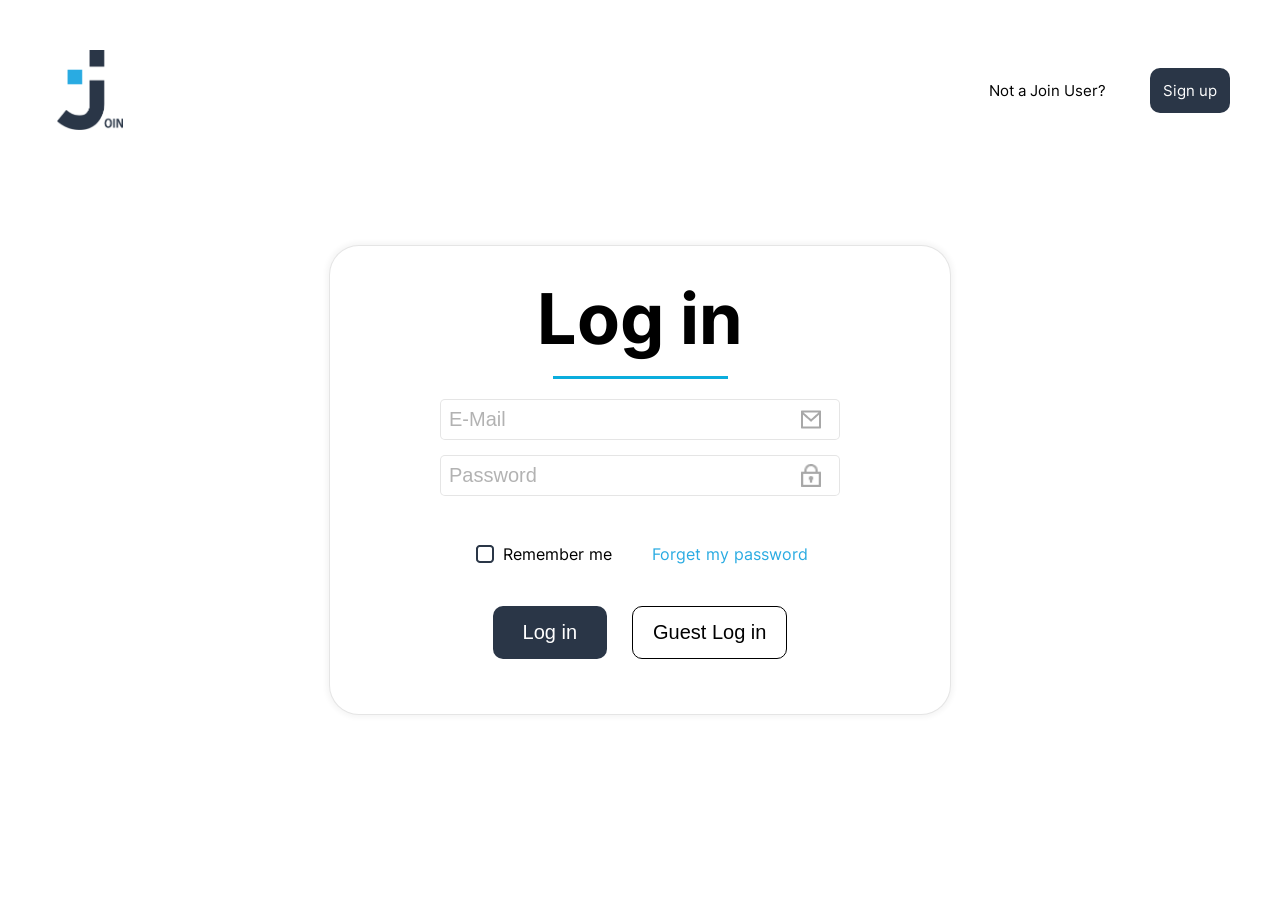
<file: index.html>
<!DOCTYPE html>
<html lang="en">

<head>
    <meta charset="UTF-8">
    <meta http-equiv="X-UA-Compatible" content="IE=edge">
    <meta name="viewport" content="width=device-width, initial-scale=1.0">
    <title>Login</title>
    
    <!-- FAVICON -->
    <link rel="apple-touch-icon" sizes="120x120" href="./src/favicon/apple-touch-icon.png">
    <link rel="icon" type="image/png" sizes="32x32" href="./src/favicon/favicon-32x32.png">
    <link rel="icon" type="image/png" sizes="16x16" href="./src/favicon/favicon-16x16.png">
    <link rel="manifest" href="./src/favicon/site.webmanifest">
    <link rel="mask-icon" href="./src/favicon/safari-pinned-tab.svg" color="#5bbad5">
    <meta name="msapplication-TileColor" content="#da532c">
    <meta name="theme-color" content="#ffffff">

    <!-- CSS -->
    <link rel="stylesheet" href="./src/css/login.css">
    <link rel="stylesheet" href="./src/css/fonts.css">
    <link rel="stylesheet" href="./src/css/loginMobileCss.css">

    <!-- JS -->
    <script src="./src/scripts/script.js"></script>
    <script src="./src/scripts/storage.js"></script>
    <script src="./src/scripts/registerlogin.js"></script>
    <script src="./src/scripts/summary.js"></script>
    <script src="./src/scripts/dataBase.js"></script>
</head>

<body onload="logininit(true)">
    <div class="join-Logo-Container login-animation-container">
        <img id="join-logo" src="./src/img/logo_blue_join.png" alt="Join-Blue-Logo">
        <img id="joinLogoMobile" class="join-logo-mobile" src="./src/img/logo_blue_join.png" alt="Join-Blue-Logo">
        <div class="signIn-Container">Not a Join User? <a class="sign-Up-Button" href="register.html">Sign up</a></div>
    </div>
    <div class="login-Container">
        <div class="login-password-content">
            <div class="login-head">
                <h1>Log in</h1>
                <div class="blue-line"></div>
            </div>
            <form onsubmit="login(); return false;" autocomplete="on">
                <div class="main-input-button-container">
                    <div class="login-password-input-area">
                        <input class="email-input" type="email" name="email" placeholder="E-Mail" id="email">
                        <span class="dNone" id="login-user-error" style="color: red">User unknown. Please signup
                            first</span>
                        <input class="password-input" type="password" name="password" placeholder="Password"
                            id="password">
                    </div>
                    <div class="registeredMsg dNone" id="regMsg">
                        <div>You have successfully registered!</div>
                    </div>
                    <div class="checkbox-container">
                        <div class="checkbox">
                            <!-- <input class="checkbox-input" type="checkbox" name="" id="loginCheckbox"> -->
                            <img src="src/img/unchecked.png" id="remember-me-checkbox" onclick="toggleRememberMe()">
                            <span>Remember me</span>
                        </div>
                        <div class="forget-Password-Container"><a class="forgetpassword"
                                href="forgetpassword.html">Forget my password</a></div>
                    </div>
                    <div class="login-guest-button-container">
                        <button class="sign-in-button">Log in</button>
                        <button onclick="guestLogin()" class="guest-login-button">Guest Log in</button>
                    </div>
                </div>
            </form>
        </div>
    </div>
    <div class="signIn-Container-mobile">Not a Join User? <a class="sign-Up-Button" href="register.html">Sign
            up</a></div>
</body>

</html>
</file>
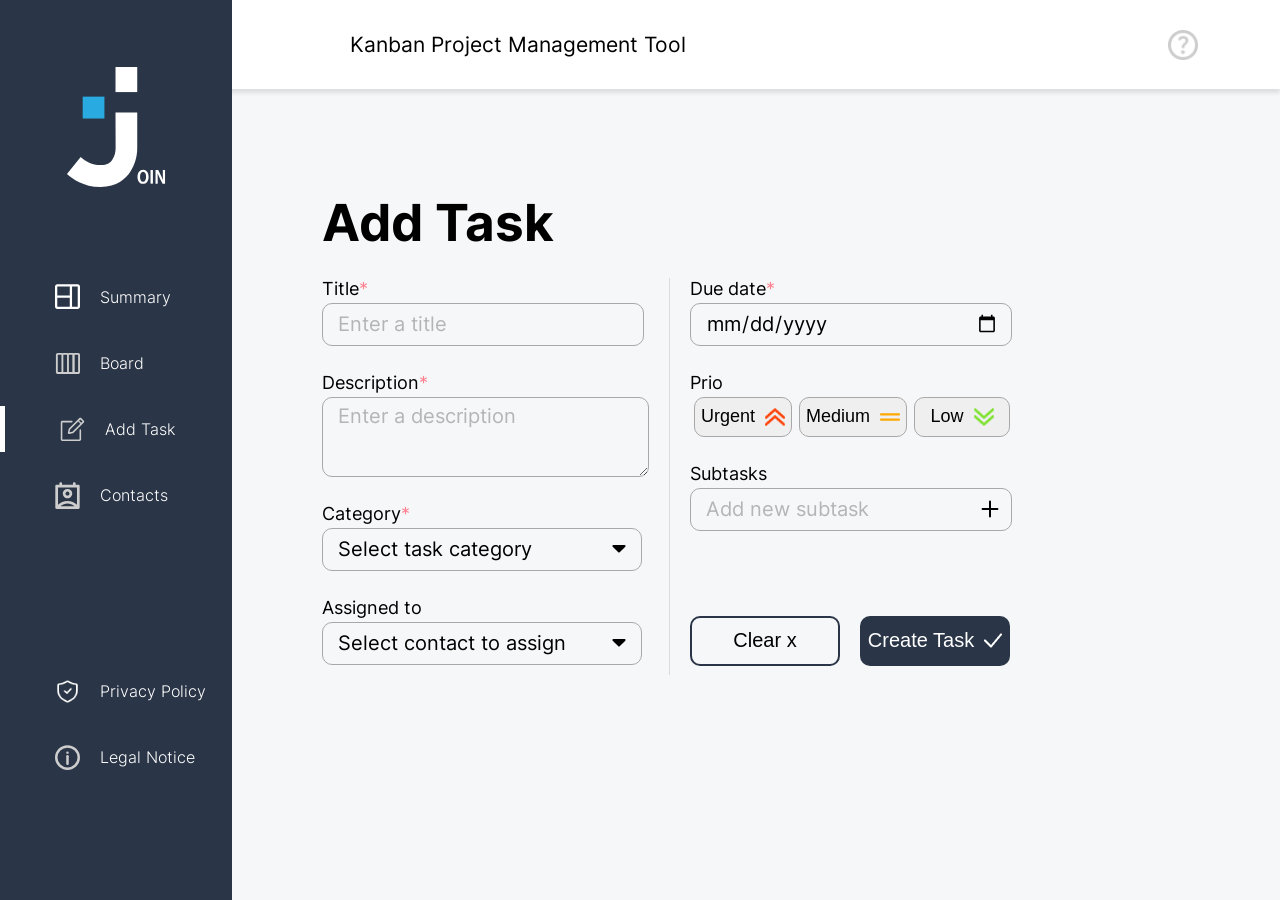
<file: add-task.html>
<!DOCTYPE html>
<html lang="en">

<head>
    <meta charset="UTF-8">
    <meta http-equiv="X-UA-Compatible" content="IE=edge">
    <meta name="viewport" content="width=device-width, initial-scale=1.0">
    <title>Add Task</title>

    <!-- FAVICON -->
    <link rel="apple-touch-icon" sizes="120x120" href="./src/favicon/apple-touch-icon.png">
    <link rel="icon" type="image/png" sizes="32x32" href="./src/favicon/favicon-32x32.png">
    <link rel="icon" type="image/png" sizes="16x16" href="./src/favicon/favicon-16x16.png">
    <link rel="manifest" href="./src/favicon/site.webmanifest">
    <link rel="mask-icon" href="./src/favicon/safari-pinned-tab.svg" color="#5bbad5">
    <meta name="msapplication-TileColor" content="#da532c">
    <meta name="theme-color" content="#ffffff">
    <!-- CSS -->
    <link rel="stylesheet" href="src/css/fonts.css">
    <link rel="stylesheet" href="src/css/header.css">
    <link rel="stylesheet" href="src/css/sidebar.css">
    <link rel="stylesheet" href="src/css/board.css">
    <link rel="stylesheet" href="src/css/add-task.css">
    <link rel="stylesheet" href="src/css/mobile-menu.css">
    <link rel="stylesheet" href="src/css/main.css">
    <!-- Scripts -->
    <script defer src="src/scripts/script.js"></script>
    <script defer src="src/scripts/storage.js"></script>
    <script defer src="src/scripts/dataBase.js"></script>
    <script defer src="src/scripts/board.js"></script>
    <script defer src="src/scripts/board_utilities.js"></script>
    <script defer src="src/scripts/add-task_html_templates.js"></script>
    <script defer src="src/scripts/add-task.js"></script>
    <script defer src="src/scripts/categories.js"></script>
</head>

<body onload="initAddTask()">
    <div w3-include-html="src/templates/header.html"></div>
    <div w3-include-html="src/templates/sidebar.html"></div>
    <div w3-include-html="src/templates/add_task_template.html"></div>
</body>

</html>
</file>
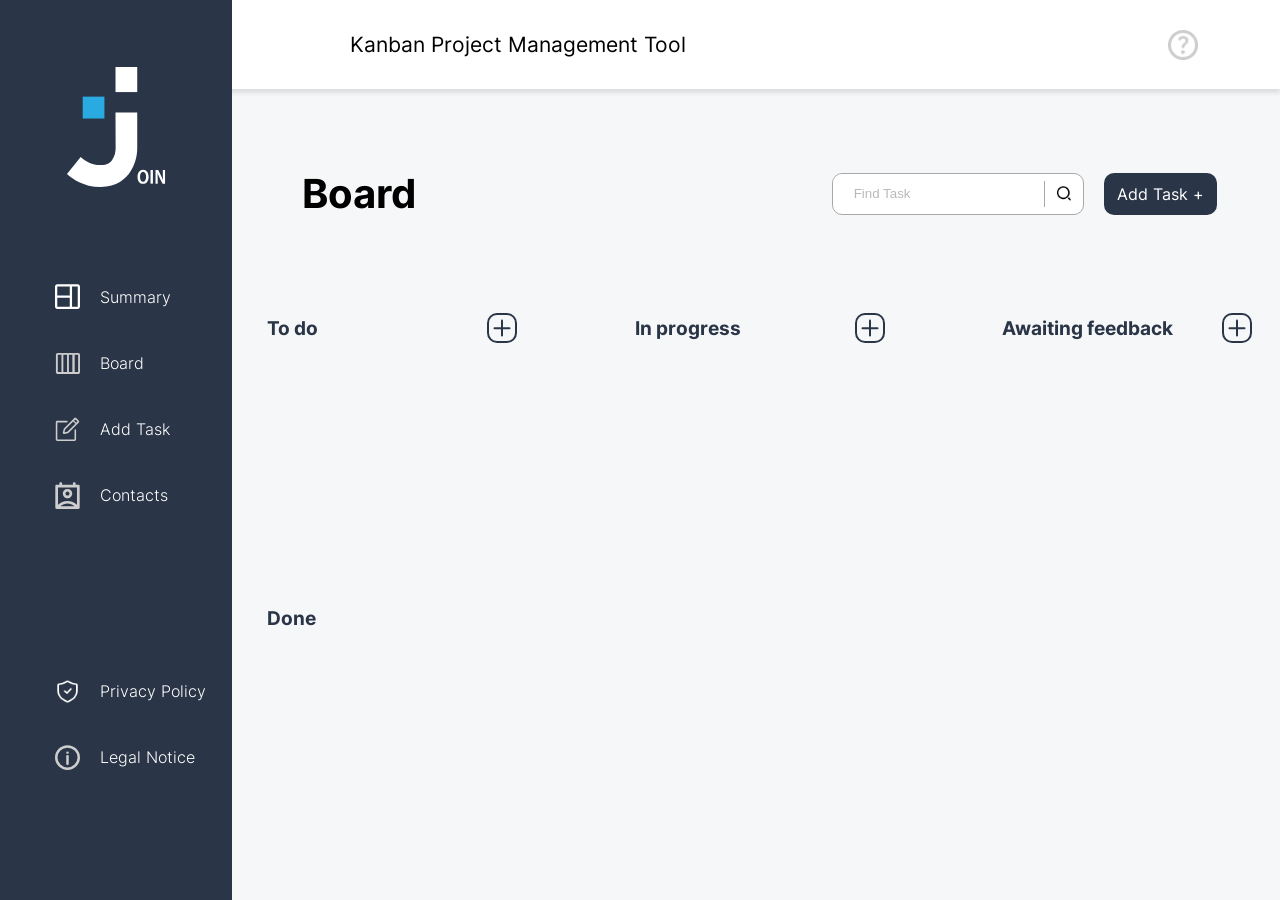
<file: board.html>
<!DOCTYPE html>
<html lang="en">

<head>
    <meta charset="UTF-8">
    <meta http-equiv="X-UA-Compatible" content="IE=edge">
    <meta name="viewport" content="width=device-width, initial-scale=1.0, maximum-scale=1.0">
    <title>Board</title>

    <!-- FAVICON -->
    <link rel="apple-touch-icon" sizes="120x120" href="./src/favicon/apple-touch-icon.png">
    <link rel="icon" type="image/png" sizes="32x32" href="./src/favicon/favicon-32x32.png">
    <link rel="icon" type="image/png" sizes="16x16" href="./src/favicon/favicon-16x16.png">
    <link rel="manifest" href="./src/favicon/site.webmanifest">
    <link rel="mask-icon" href="./src/favicon/safari-pinned-tab.svg" color="#5bbad5">
    <meta name="msapplication-TileColor" content="#da532c">
    <meta name="theme-color" content="#ffffff">
    <!-- CSS -->
    <link rel="stylesheet" href="src/css/fonts.css">
    <link rel="stylesheet" href="src/css/header.css">
    <link rel="stylesheet" href="src/css/sidebar.css">
    <link rel="stylesheet" href="src/css/board.css">
    <link rel="stylesheet" href="src/css/mobile-menu.css">
    <link rel="stylesheet" href="src/css/add-task-board.css">
    <!-- Scripts -->
    <script src="src/scripts/dataBase.js"></script>
    <script async src="src/scripts/script.js"></script>
    <script src="src/scripts/storage.js"></script>
    <script src="src/scripts/board.js"></script>
    <script src="src/scripts/edit_task.js"></script>
    <script src="src/scripts/board_utilities.js"></script>
    <script src="src/scripts/board_html_templates.js"></script>
    <script defer src="src/scripts/add-task_html_templates.js"></script>
    <script defer src="src/scripts/add-task.js"></script>
    <script defer src="src/scripts/categories.js"></script>
</head>

<body onload="init()">
    <div w3-include-html="src/templates/header.html"></div>
    <div w3-include-html="src/templates/sidebar.html"></div>
    <div id="taskInfoContainer" class="dNone" onclick="closeWindow('taskInfoContainer')"></div>
    <div class="mainContainer">
        <div id="addTaskMobil" onclick="openAddtaskSection()"></div>
        <div id="boardHeader">
            <div id="boardInnerContainer">
                <h1 class="boardHeadline">Board</h1>
                <div id="searchContainer">
                    <div class="searchField">
                        <input type="text" id="inputSearch" placeholder="Find Task">
                        <div class="devider"></div>
                        <img src="src/img/img_board/magnifyingGlass.png" alt="" class="searchFieldImage">
                    </div>
                    <div id="addTask" onclick="openAddtaskSection()">Add Task +</div>
                </div>
            </div>
        </div>
        <div id="boardMainContainer">
            <div class="col">
                <div class="boardControlElements">
                    <h2>To do</h2>
                    <img src="src/img/img_board/plus_button.svg" onclick="openAddtaskSection('toDo')" alt="plus symbol"
                        class="addBtn">
                </div>
                <div id="toDo" class="taskContainer" ondrop="moveTo('toDo')" ondragover="allowDrop(event)"></div>
            </div>
            <div class="col">
                <div class="boardControlElements">
                    <h2>In progress</h2>
                    <img src="src/img/img_board/plus_button.svg" onclick="openAddtaskSection('inProgress')" alt="plus symbol"
                        class="addBtn">
                </div>
                <div id="inProgress" class="taskContainer" ondrop="moveTo('inProgress')" ondragover="allowDrop(event)">
                </div>
            </div>
            <div class="col">
                <div class="boardControlElements">
                    <h2>Awaiting feedback</h2>
                    <img src="src/img/img_board/plus_button.svg" onclick="openAddtaskSection('feedback')" alt="plus symbol"
                        class="addBtn">
                </div>
                <div id="feedback" class="taskContainer" ondrop="moveTo('feedback')" ondragover="allowDrop(event)">
                </div>
            </div>
            <div class="col">
                <div class="boardControlElements">
                    <h2>Done</h2>
                </div>
                <div id="done" class="taskContainer" ondrop="moveTo('done')" ondragover="allowDrop(event)"></div>
            </div>
        </div>
        <div id="add-wrapper" onclick="closeWindow('modalAddtask')">
            <div id="modalAddtask" class="addTaskOuterContainer dNone">
                <div class="add-task-card" id="transition" onclick="doNotClose(event)">
                    <div w3-include-html="src/templates/add_task_template.html"></div>
                </div>
            </div>
        </div>
    </div>
</body>

</html>
</file>
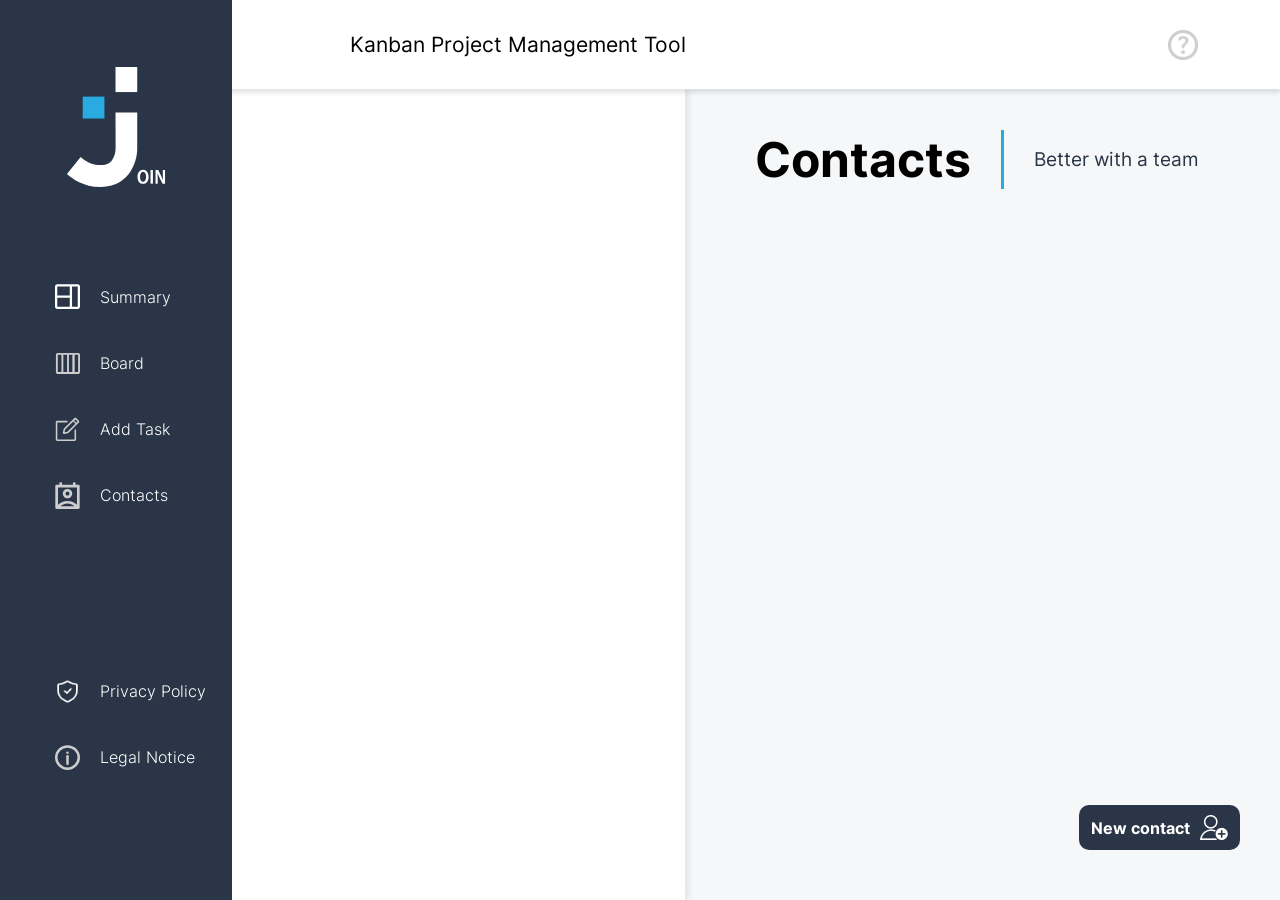
<file: contacts.html>
<!DOCTYPE html>
<html lang="en">

<head>
    <meta charset="UTF-8">
    <meta http-equiv="X-UA-Compatible" content="IE=edge">
    <meta name="viewport" content="width=device-width, initial-scale=1.0, viewport-fit=cover">
    <title>Contacts</title>

    <!-- FAVICON -->
    <link rel="apple-touch-icon" sizes="120x120" href="./src/favicon/apple-touch-icon.png">
    <link rel="icon" type="image/png" sizes="32x32" href="./src/favicon/favicon-32x32.png">
    <link rel="icon" type="image/png" sizes="16x16" href="./src/favicon/favicon-16x16.png">
    <link rel="manifest" href="./src/favicon/site.webmanifest">
    <link rel="mask-icon" href="./src/favicon/safari-pinned-tab.svg" color="#5bbad5">
    <meta name="msapplication-TileColor" content="#da532c">
    <meta name="theme-color" content="#ffffff">
    <!-- CSS -->
    <link rel="stylesheet" href="src/css/fonts.css">
    <link rel="stylesheet" href="src/css/header.css">
    <link rel="stylesheet" href="src/css/sidebar.css">
    <link rel="stylesheet" href="src/css/contacts.css">
    <link rel="stylesheet" href="src/css/mobile-menu.css">
    <!-- Scripts -->
    <script src="src/scripts/script.js"></script>
    <script src="src/scripts/storage.js"></script>
    <script src="src/scripts/dataBase.js"></script>
    <script src="src/scripts/contacts_html_templates.js"></script>
    <script src="src/scripts/contacts_utilities.js"></script>
    <script src="src/scripts/contacts_main.js"></script>
</head>

<body onload="init()">
    <div w3-include-html="src/templates/header.html"></div>
    <div w3-include-html="src/templates/sidebar.html"></div>
    <div id="addContactMainContainer" class="dNone" onclick="openAndCloseNewContactWindow()">
        <div id="addContactContainer" class="addContactContainer" onclick="doNotClose(event)"></div>
    </div>
    <div id="contactsMainContainer">
        <div onclick="renderCreateContactWindow()" class="addContactBtnMobile"><img
                src="src/img/img_contacts/addContact_img.png" alt="logo of small person"></div>
        <div id="contactList"></div>
        <div id="contactView">
            <div id="contactHeader">
                <img onclick="closeContactCard()" class="arrowBack dNone" src="src/img/img_contacts/arrow_back.svg">
                <h1>Contacts</h1>
                <div class="devider"></div>
                <span>Better with a team</span>
            </div>
            <div id="fullContactCard"></div>
            <div onclick="renderCreateContactWindow()" class="addContactBtnDesktop addContactBtnStyle">New contact<img
                    src="src/img/img_contacts/addContact_img.png" alt="logo of small person"></div>
        </div>
    </div>
    <div id="contactCreatedAlert" class="coloredBtn dNone"></div>
</body>

</html>
</file>
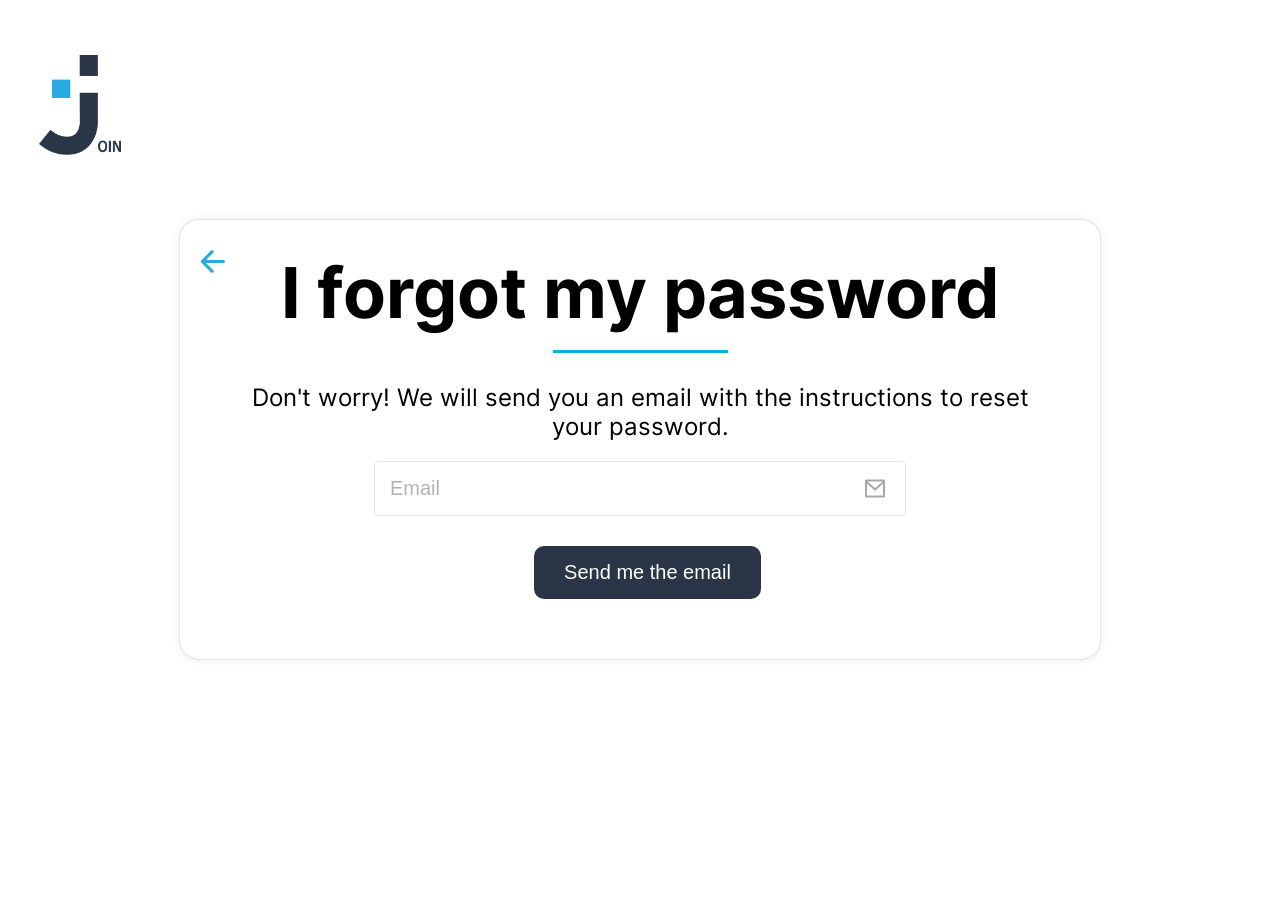
<file: forgetpassword.html>
<!DOCTYPE html>
<html lang="en">

<head>
    <meta charset="UTF-8">
    <meta http-equiv="X-UA-Compatible" content="IE=edge">
    <meta name="viewport" content="width=device-width, initial-scale=1.0">
    <title>ForgetPassword</title>

    <!-- FAVICON -->
    <link rel="apple-touch-icon" sizes="120x120" href="./src/favicon/apple-touch-icon.png">
    <link rel="icon" type="image/png" sizes="32x32" href="./src/favicon/favicon-32x32.png">
    <link rel="icon" type="image/png" sizes="16x16" href="./src/favicon/favicon-16x16.png">
    <link rel="manifest" href="./src/favicon/site.webmanifest">
    <link rel="mask-icon" href="./src/favicon/safari-pinned-tab.svg" color="#5bbad5">
    <meta name="msapplication-TileColor" content="#da532c">
    <meta name="theme-color" content="#ffffff">
    <!-- CSS -->
    <link rel="stylesheet" href="./src/css/forgetpassword.css">
    <link rel="stylesheet" href="./src/css/fonts.css">
    <!-- JS -->
    <script src="./src/scripts/forgetpassword.js"></script>
    <script src="./src/scripts/storage.js"></script>
</head>

<body onload="init()">
    <div class="passwordreset-logo-container">
        <img class="blue-logo" src="./src/img/logo_blue_join.png">
    </div>
    <div class="passwordreset-container">
        <div class="passwordreset-header">
            <a href="index.html"><img src="./src/img/left-arrow.png" alt=""></a>
            <h1>I forgot my password</h1>
            <div class="blue-line"></div>
            <div class="passwortreset-text">
                <h2>Don't worry! We will send you an email with the instructions to reset your password.</h2>
            </div>
            <Form onsubmit="forgetPassword(); return false;">
                <div class="email-Container">
                    <div class="input-passwordreset">
                        <input class="email-input" type="email" name="email" placeholder="Email" id="eMail" required>
                    </div>
                    <div class="resetPassword-Button-container">
                        <button id="sendButton" class="resetPassword-Button">Send me the email</button>
                    </div>
                </div>
            </Form>
        </div>
    </div>
    <div class="sendMailContainer dNone" id="sendMail">
        <img src="./src/img/emailSent.svg" alt="">
    </div>
</body>

</html>
</file>
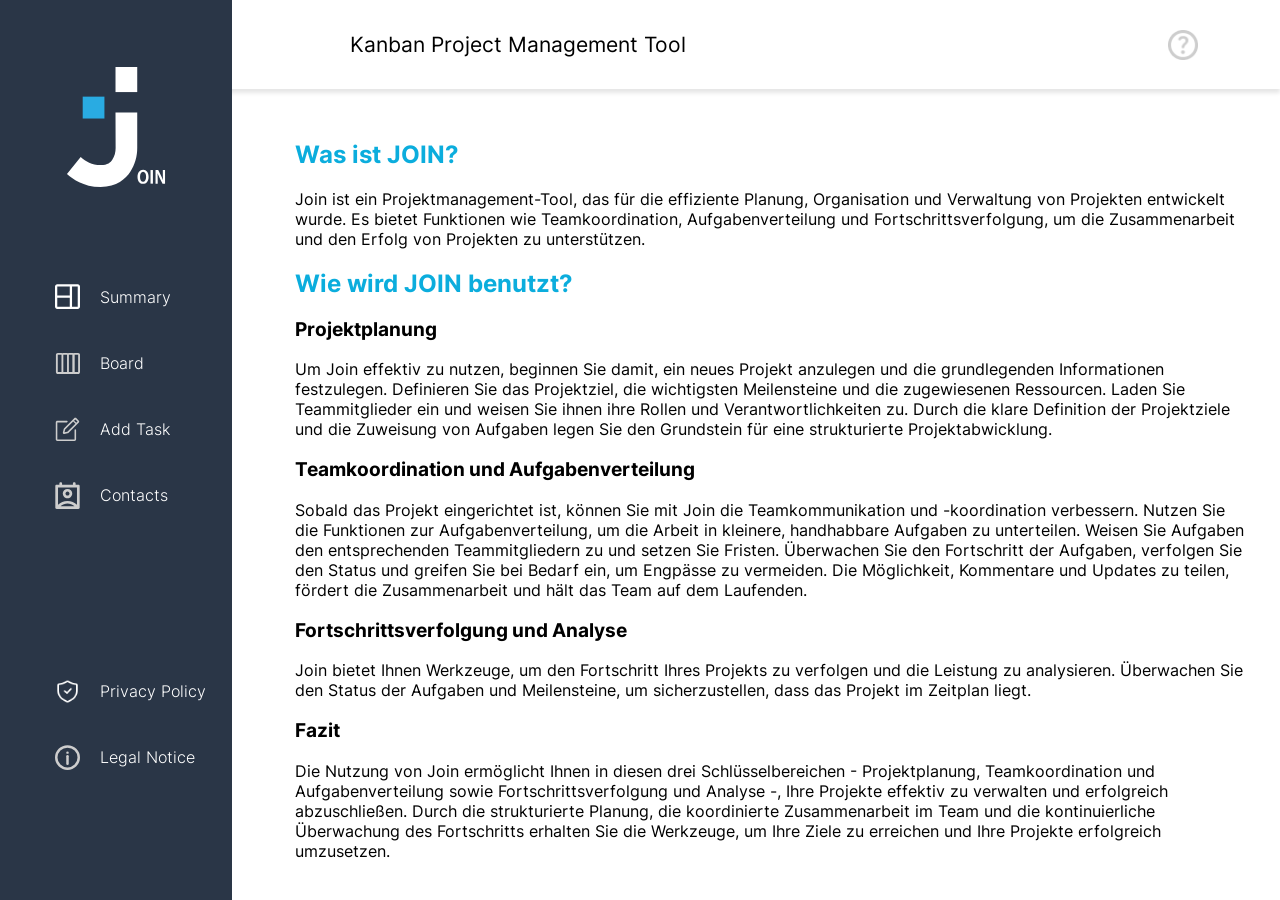
<file: help.html>
<!DOCTYPE html>
<html lang="en">

<head>
    <meta charset="UTF-8">
    <meta http-equiv="X-UA-Compatible" content="IE=edge">
    <meta name="viewport" content="width=device-width, initial-scale=1.0">
    <title>Help</title>

    <!-- FAVICON -->
    <link rel="apple-touch-icon" sizes="120x120" href="./src/favicon/apple-touch-icon.png">
    <link rel="icon" type="image/png" sizes="32x32" href="./src/favicon/favicon-32x32.png">
    <link rel="icon" type="image/png" sizes="16x16" href="./src/favicon/favicon-16x16.png">
    <link rel="manifest" href="./src/favicon/site.webmanifest">
    <link rel="mask-icon" href="./src/favicon/safari-pinned-tab.svg" color="#5bbad5">
    <meta name="msapplication-TileColor" content="#da532c">
    <meta name="theme-color" content="#ffffff">
    <!-- CSS -->
    <link rel="stylesheet" href="src/css/fonts.css">
    <link rel="stylesheet" href="src/css/header.css">
    <link rel="stylesheet" href="src/css/sidebar.css">
    <link rel="stylesheet" href="src/css/help.css">
    <link rel="stylesheet" href="src/css/mobile-menu.css">
    <!-- Scripts -->
    <script src="src/scripts/script.js"></script>
</head>

<body onload="includeHTML().then(generateLoggedinUserLogo)">
    <div w3-include-html="src/templates/header.html"></div>
    <div w3-include-html="src/templates/sidebar.html"></div>
    <div class="help">
        <h2>Was ist JOIN?</h2>
        Join ist ein Projektmanagement-Tool, das für die effiziente Planung, Organisation und Verwaltung von Projekten
        entwickelt wurde. Es bietet Funktionen wie Teamkoordination, Aufgabenverteilung und Fortschrittsverfolgung, um
        die Zusammenarbeit und den Erfolg von Projekten zu unterstützen.

        <h2>Wie wird JOIN benutzt?</h2>
        <h3>Projektplanung</h3>
        Um Join effektiv zu nutzen, beginnen Sie damit, ein neues Projekt anzulegen und die grundlegenden Informationen
        festzulegen. Definieren Sie das Projektziel, die wichtigsten Meilensteine und die zugewiesenen Ressourcen. Laden
        Sie Teammitglieder ein und weisen Sie ihnen ihre Rollen und Verantwortlichkeiten zu. Durch die klare Definition
        der Projektziele und die Zuweisung von Aufgaben legen Sie den Grundstein für eine strukturierte
        Projektabwicklung.

        <h3>Teamkoordination und Aufgabenverteilung</h3>
        Sobald das Projekt eingerichtet ist, können Sie mit Join die Teamkommunikation und -koordination verbessern.
        Nutzen Sie die Funktionen zur Aufgabenverteilung, um die Arbeit in kleinere, handhabbare Aufgaben zu
        unterteilen. Weisen Sie Aufgaben den entsprechenden Teammitgliedern zu und setzen Sie Fristen. Überwachen Sie
        den Fortschritt der Aufgaben, verfolgen Sie den Status und greifen Sie bei Bedarf ein, um Engpässe zu vermeiden.
        Die Möglichkeit, Kommentare und Updates zu teilen, fördert die Zusammenarbeit und hält das Team auf dem
        Laufenden.

        <h3>Fortschrittsverfolgung und Analyse</h3>
        Join bietet Ihnen Werkzeuge, um den Fortschritt Ihres Projekts zu verfolgen und die Leistung zu analysieren.
        Überwachen Sie den Status der Aufgaben und Meilensteine, um sicherzustellen, dass das Projekt im Zeitplan liegt.

        <h3>Fazit</h3>
        Die Nutzung von Join ermöglicht Ihnen in diesen drei Schlüsselbereichen - Projektplanung,
        Teamkoordination und Aufgabenverteilung sowie Fortschrittsverfolgung und Analyse -, Ihre Projekte effektiv zu
        verwalten und erfolgreich abzuschließen. Durch die strukturierte Planung, die koordinierte Zusammenarbeit im
        Team und die kontinuierliche Überwachung des Fortschritts erhalten Sie die Werkzeuge, um Ihre Ziele zu erreichen
        und Ihre Projekte erfolgreich umzusetzen.
    </div>

</body>

</html>
</file>
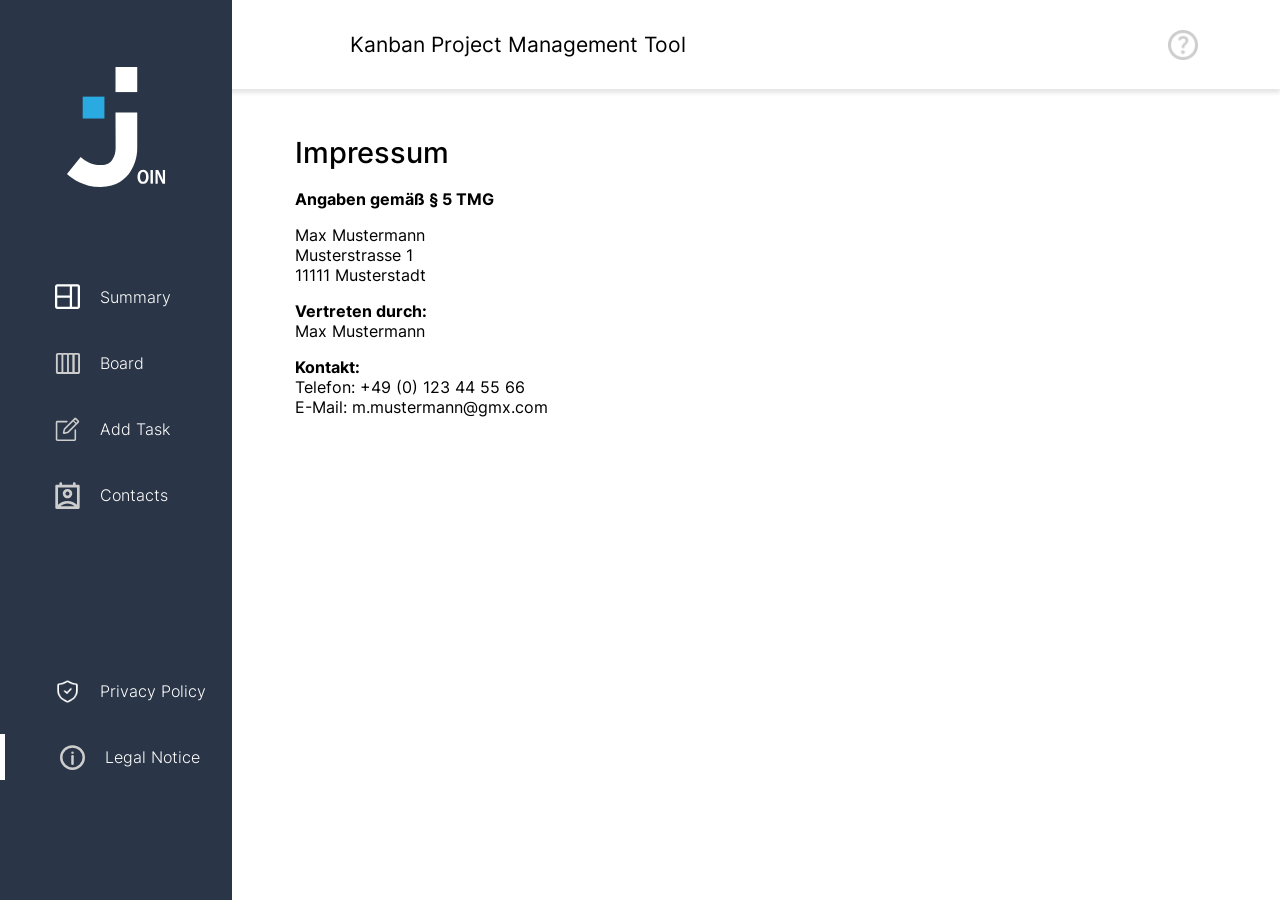
<file: impressum.html>
<!DOCTYPE html>
<html lang="en">

<head>
    <meta charset="UTF-8">
    <meta http-equiv="X-UA-Compatible" content="IE=edge">
    <meta name="viewport" content="width=device-width, initial-scale=1.0">
    <title>Impressum</title>

    <!-- FAVICON -->
    <link rel="apple-touch-icon" sizes="120x120" href="./src/favicon/apple-touch-icon.png">
    <link rel="icon" type="image/png" sizes="32x32" href="./src/favicon/favicon-32x32.png">
    <link rel="icon" type="image/png" sizes="16x16" href="./src/favicon/favicon-16x16.png">
    <link rel="manifest" href="./src/favicon/site.webmanifest">
    <link rel="mask-icon" href="./src/favicon/safari-pinned-tab.svg" color="#5bbad5">
    <meta name="msapplication-TileColor" content="#da532c">
    <meta name="theme-color" content="#ffffff">
    <!-- CSS -->
    <link rel="stylesheet" href="src/css/fonts.css">
    <link rel="stylesheet" href="src/css/header.css">
    <link rel="stylesheet" href="src/css/sidebar.css">
    <link rel="stylesheet" href="src/css/impressum.css">
    <link rel="stylesheet" href="src/css/mobile-menu.css">
    <!-- Scripts -->
    <script src="src/scripts/script.js"></script>
</head>

<body onload="includeHTML().then(initImpressum)">
    <div w3-include-html="src/templates/header.html"></div>
    <div w3-include-html="src/templates/sidebar.html"></div>
    <div class="impressum">
        <div class="arrow-back-btn dNone" onclick="goBack()"></div>
        <h1 class="topic">Impressum</h1>
        <p>Angaben gemäß § 5 TMG</p>
        <p>Max Mustermann<br>
            Musterstrasse 1<br>
            11111 Musterstadt <br>
        </p>
        <p> <strong>Vertreten durch: </strong><br>
         Max Mustermann<br>
        </p>
        <p><strong>Kontakt:</strong> <br>
            Telefon: +49 (0) 123 44 55 66<br>
            E-Mail: m.mustermann@gmx.com</br></p>
        <br>
    </div>

</body>

</html>
</file>
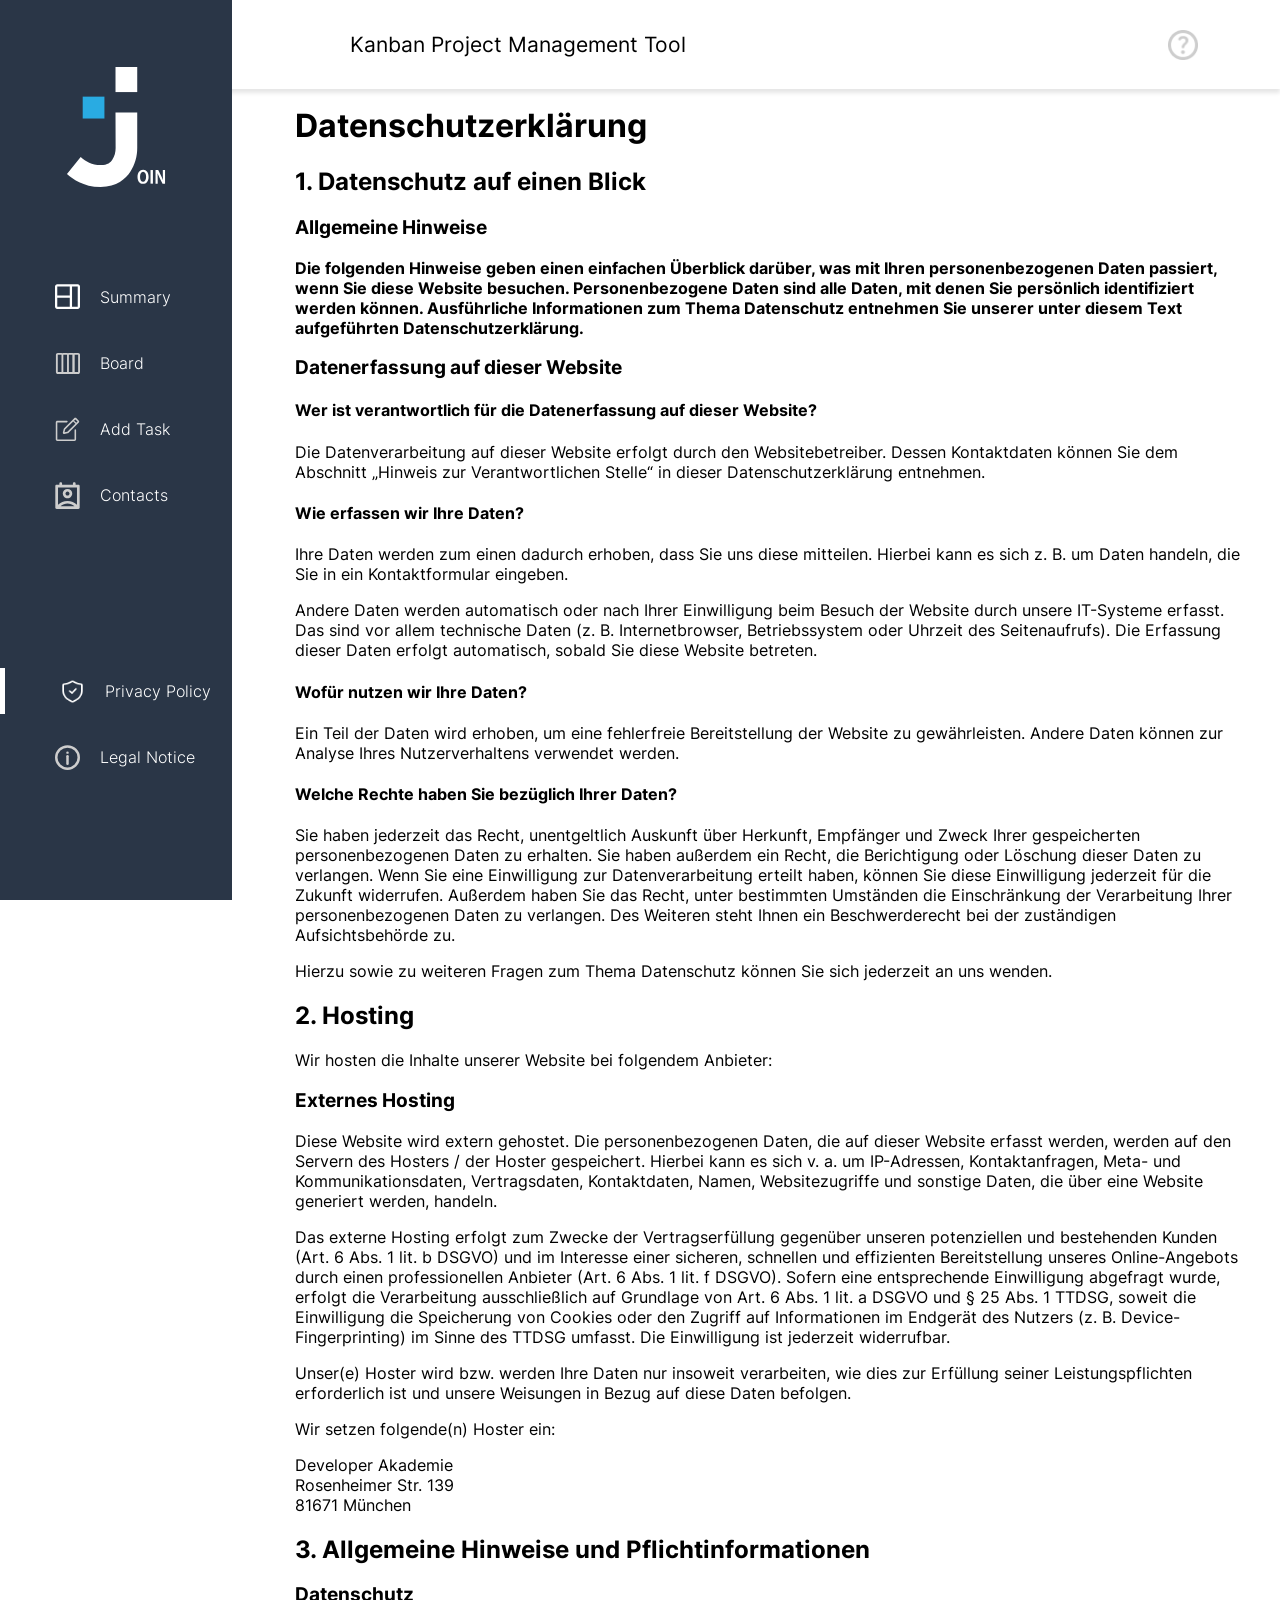
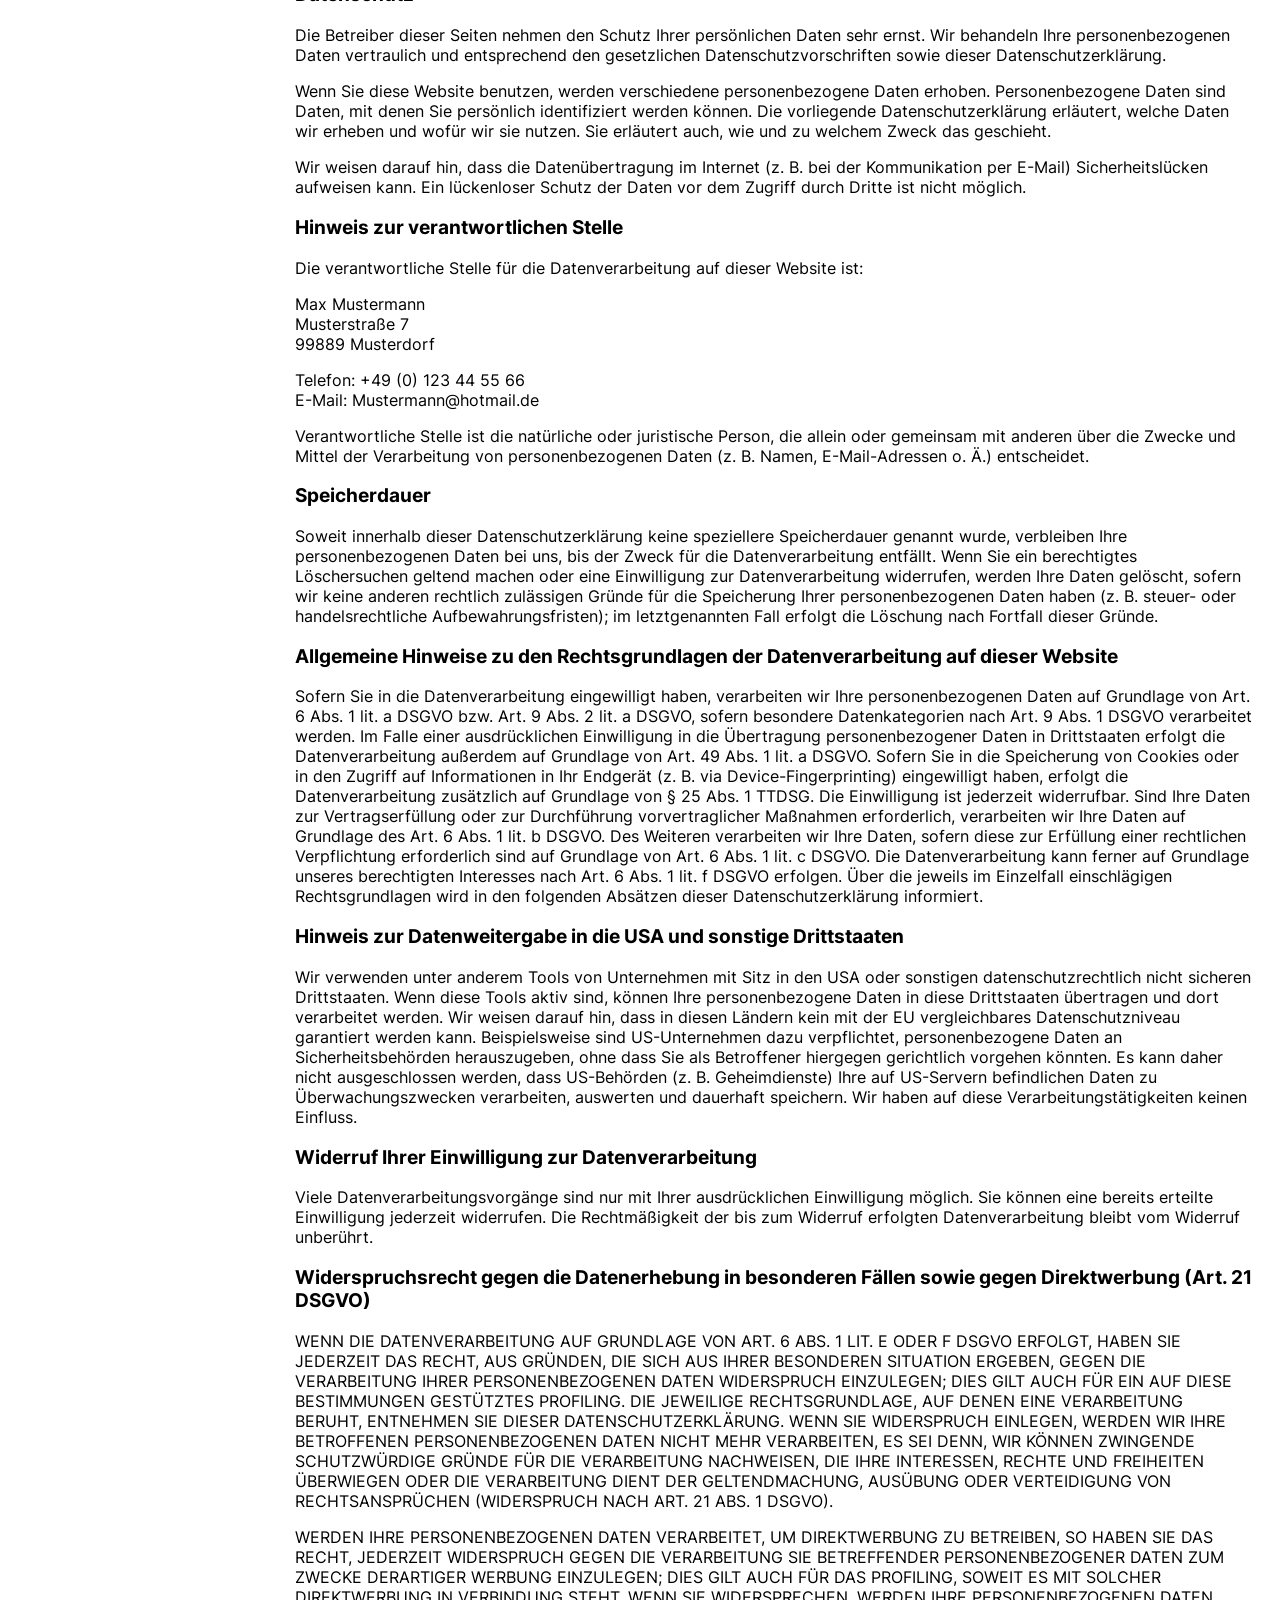
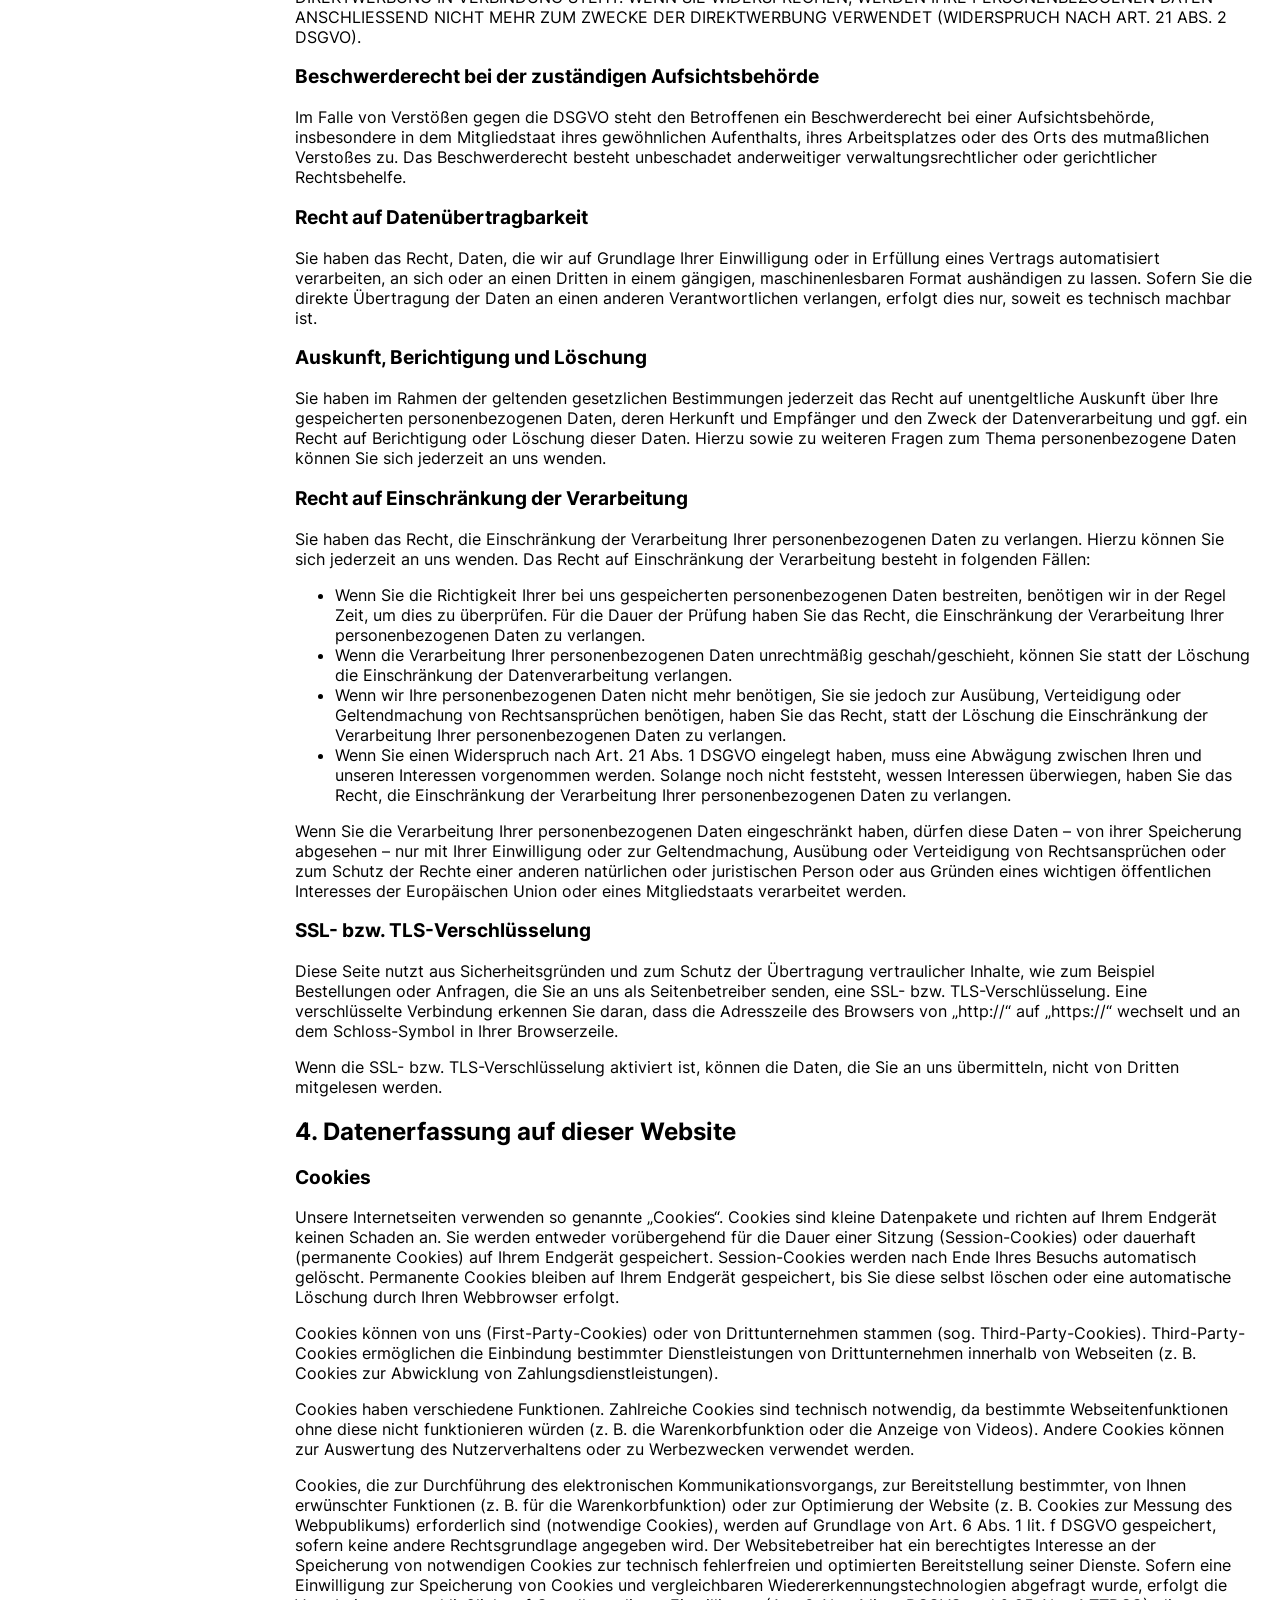
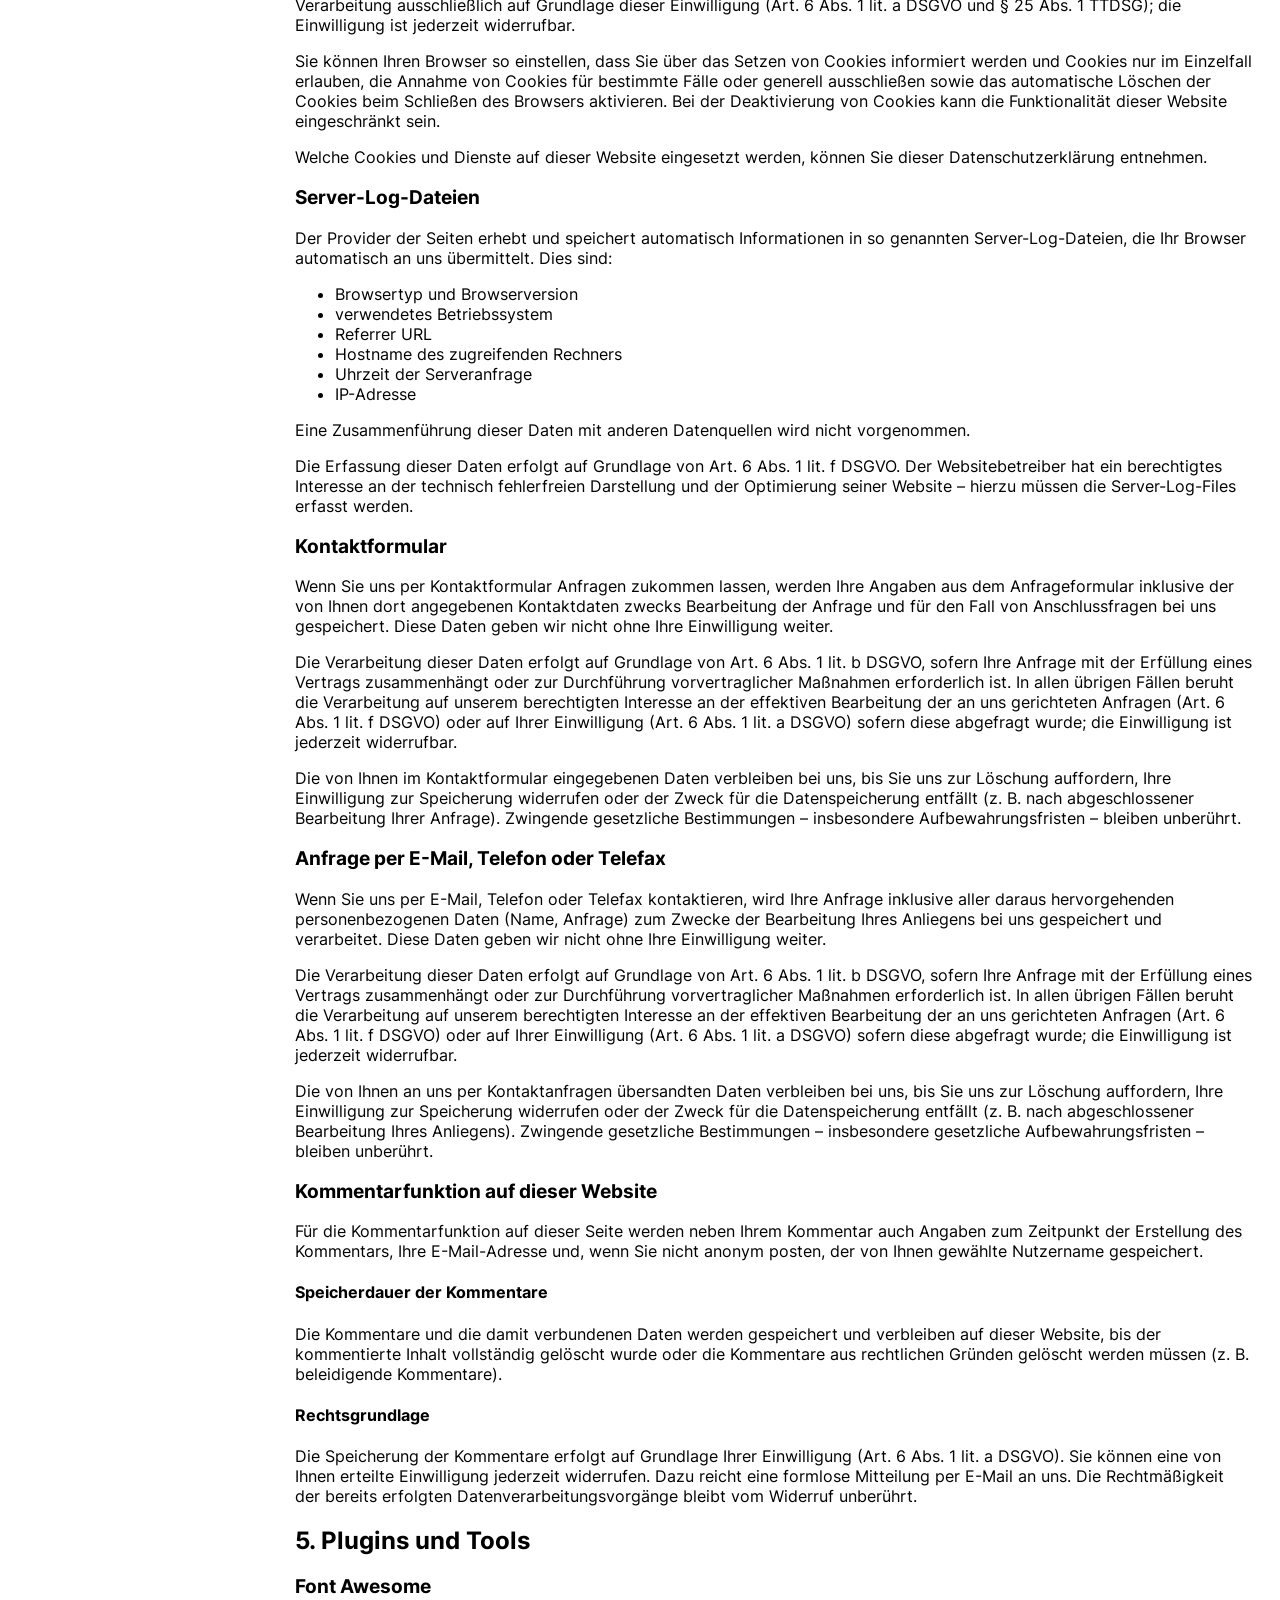
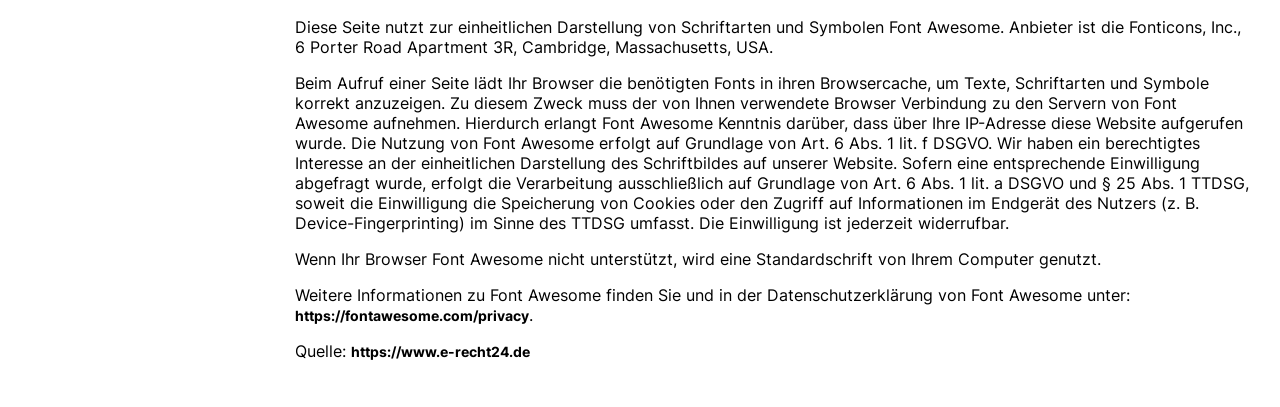
<file: privacy.html>
<!DOCTYPE html>
<html lang="en">

<head>
    <meta charset="UTF-8">
    <meta http-equiv="X-UA-Compatible" content="IE=edge">
    <meta name="viewport" content="width=device-width, initial-scale=1.0">
    <title>Impressum</title>

    <!-- FAVICON -->
    <link rel="apple-touch-icon" sizes="120x120" href="./src/favicon/apple-touch-icon.png">
    <link rel="icon" type="image/png" sizes="32x32" href="./src/favicon/favicon-32x32.png">
    <link rel="icon" type="image/png" sizes="16x16" href="./src/favicon/favicon-16x16.png">
    <link rel="manifest" href="./src/favicon/site.webmanifest">
    <link rel="mask-icon" href="./src/favicon/safari-pinned-tab.svg" color="#5bbad5">
    <meta name="msapplication-TileColor" content="#da532c">
    <meta name="theme-color" content="#ffffff">
    <!-- CSS -->
    <link rel="stylesheet" href="src/css/fonts.css">
    <link rel="stylesheet" href="src/css/header.css">
    <link rel="stylesheet" href="src/css/sidebar.css">
    <link rel="stylesheet" href="src/css/impressum.css">
    <link rel="stylesheet" href="src/css/mobile-menu.css">
    <!-- Scripts -->
    <script src="src/scripts/script.js"></script>
</head>

<body onload="includeHTML().then(initPrivacy)">
    <div w3-include-html="src/templates/header.html"></div>
    <div w3-include-html="src/templates/sidebar.html"></div>
    <div class="impressum">
        <div class="arrow-back-btn dNone" onclick="goBack()"></div>
        <h1>Datenschutz&shy;erkl&auml;rung</h1>
        <h2>1. Datenschutz auf einen Blick</h2>
        <h3>Allgemeine Hinweise</h3>
        <p>
            Die folgenden Hinweise geben einen einfachen &Uuml;berblick
            dar&uuml;ber, was mit Ihren personenbezogenen Daten passiert, wenn
            Sie diese Website besuchen. Personenbezogene Daten sind alle Daten,
            mit denen Sie pers&ouml;nlich identifiziert werden k&ouml;nnen.
            Ausf&uuml;hrliche Informationen zum Thema Datenschutz entnehmen Sie
            unserer unter diesem Text aufgef&uuml;hrten
            Datenschutzerkl&auml;rung.
        </p>
        <h3>Datenerfassung auf dieser Website</h3>
        <h4>
            Wer ist verantwortlich f&uuml;r die Datenerfassung auf dieser
            Website?
        </h4>
        <p>
            Die Datenverarbeitung auf dieser Website erfolgt durch den
            Websitebetreiber. Dessen Kontaktdaten k&ouml;nnen Sie dem Abschnitt
            &bdquo;Hinweis zur Verantwortlichen Stelle&ldquo; in dieser
            Datenschutzerkl&auml;rung entnehmen.
        </p>
        <h4>Wie erfassen wir Ihre Daten?</h4>
        <p>
            Ihre Daten werden zum einen dadurch erhoben, dass Sie uns diese
            mitteilen. Hierbei kann es sich z.&nbsp;B. um Daten handeln, die Sie
            in ein Kontaktformular eingeben.
        </p>
        <p>
            Andere Daten werden automatisch oder nach Ihrer Einwilligung beim
            Besuch der Website durch unsere IT-Systeme erfasst. Das sind vor
            allem technische Daten (z.&nbsp;B. Internetbrowser, Betriebssystem
            oder Uhrzeit des Seitenaufrufs). Die Erfassung dieser Daten erfolgt
            automatisch, sobald Sie diese Website betreten.
        </p>
        <h4>Wof&uuml;r nutzen wir Ihre Daten?</h4>
        <p>
            Ein Teil der Daten wird erhoben, um eine fehlerfreie Bereitstellung
            der Website zu gew&auml;hrleisten. Andere Daten k&ouml;nnen zur
            Analyse Ihres Nutzerverhaltens verwendet werden.
        </p>
        <h4>Welche Rechte haben Sie bez&uuml;glich Ihrer Daten?</h4>
        <p>
            Sie haben jederzeit das Recht, unentgeltlich Auskunft &uuml;ber
            Herkunft, Empf&auml;nger und Zweck Ihrer gespeicherten
            personenbezogenen Daten zu erhalten. Sie haben au&szlig;erdem ein
            Recht, die Berichtigung oder L&ouml;schung dieser Daten zu
            verlangen. Wenn Sie eine Einwilligung zur Datenverarbeitung erteilt
            haben, k&ouml;nnen Sie diese Einwilligung jederzeit f&uuml;r die
            Zukunft widerrufen. Au&szlig;erdem haben Sie das Recht, unter
            bestimmten Umst&auml;nden die Einschr&auml;nkung der Verarbeitung
            Ihrer personenbezogenen Daten zu verlangen. Des Weiteren steht Ihnen
            ein Beschwerderecht bei der zust&auml;ndigen Aufsichtsbeh&ouml;rde
            zu.
        </p>
        <p>
            Hierzu sowie zu weiteren Fragen zum Thema Datenschutz k&ouml;nnen
            Sie sich jederzeit an uns wenden.
        </p>
        <h2>2. Hosting</h2>
        <p>Wir hosten die Inhalte unserer Website bei folgendem Anbieter:</p>
        <h3>Externes Hosting</h3>
        <p>
            Diese Website wird extern gehostet. Die personenbezogenen Daten, die
            auf dieser Website erfasst werden, werden auf den Servern des
            Hosters / der Hoster gespeichert. Hierbei kann es sich v.&nbsp;a. um
            IP-Adressen, Kontaktanfragen, Meta- und Kommunikationsdaten,
            Vertragsdaten, Kontaktdaten, Namen, Websitezugriffe und sonstige
            Daten, die &uuml;ber eine Website generiert werden, handeln.
        </p>
        <p>
            Das externe Hosting erfolgt zum Zwecke der Vertragserf&uuml;llung
            gegen&uuml;ber unseren potenziellen und bestehenden Kunden (Art. 6
            Abs. 1 lit. b DSGVO) und im Interesse einer sicheren, schnellen und
            effizienten Bereitstellung unseres Online-Angebots durch einen
            professionellen Anbieter (Art. 6 Abs. 1 lit. f DSGVO). Sofern eine
            entsprechende Einwilligung abgefragt wurde, erfolgt die Verarbeitung
            ausschlie&szlig;lich auf Grundlage von Art. 6 Abs. 1 lit. a DSGVO
            und &sect; 25 Abs. 1 TTDSG, soweit die Einwilligung die Speicherung
            von Cookies oder den Zugriff auf Informationen im Endger&auml;t des
            Nutzers (z.&nbsp;B. Device-Fingerprinting) im Sinne des TTDSG
            umfasst. Die Einwilligung ist jederzeit widerrufbar.
        </p>
        <p>
            Unser(e) Hoster wird bzw. werden Ihre Daten nur insoweit
            verarbeiten, wie dies zur Erf&uuml;llung seiner Leistungspflichten
            erforderlich ist und unsere Weisungen in Bezug auf diese Daten
            befolgen.
        </p>
        <p>Wir setzen folgende(n) Hoster ein:</p>
        <p>
            Developer Akademie <br />
            Rosenheimer Str. 139<br />
            81671 M&uuml;nchen
        </p>
        <h2>3. Allgemeine Hinweise und Pflicht&shy;informationen</h2>
        <h3>Datenschutz</h3>
        <p>
            Die Betreiber dieser Seiten nehmen den Schutz Ihrer
            pers&ouml;nlichen Daten sehr ernst. Wir behandeln Ihre
            personenbezogenen Daten vertraulich und entsprechend den
            gesetzlichen Datenschutzvorschriften sowie dieser
            Datenschutzerkl&auml;rung.
        </p>
        <p>
            Wenn Sie diese Website benutzen, werden verschiedene
            personenbezogene Daten erhoben. Personenbezogene Daten sind Daten,
            mit denen Sie pers&ouml;nlich identifiziert werden k&ouml;nnen. Die
            vorliegende Datenschutzerkl&auml;rung erl&auml;utert, welche Daten
            wir erheben und wof&uuml;r wir sie nutzen. Sie erl&auml;utert auch,
            wie und zu welchem Zweck das geschieht.
        </p>
        <p>
            Wir weisen darauf hin, dass die Daten&uuml;bertragung im Internet
            (z.&nbsp;B. bei der Kommunikation per E-Mail) Sicherheitsl&uuml;cken
            aufweisen kann. Ein l&uuml;ckenloser Schutz der Daten vor dem
            Zugriff durch Dritte ist nicht m&ouml;glich.
        </p>
        <h3>Hinweis zur verantwortlichen Stelle</h3>
        <p>
            Die verantwortliche Stelle f&uuml;r die Datenverarbeitung auf dieser
            Website ist:
        </p>
        <p>
            Max Mustermann <br />
            Musterstraße 7<br />
            99889 Musterdorf
        </p>

        <p>
            Telefon: +49 (0) 123 44 55 66<br />
            E-Mail: Mustermann@hotmail.de
        </p>
        <p>
            Verantwortliche Stelle ist die nat&uuml;rliche oder juristische
            Person, die allein oder gemeinsam mit anderen &uuml;ber die Zwecke
            und Mittel der Verarbeitung von personenbezogenen Daten (z.&nbsp;B.
            Namen, E-Mail-Adressen o. &Auml;.) entscheidet.
        </p>

        <h3>Speicherdauer</h3>
        <p>
            Soweit innerhalb dieser Datenschutzerkl&auml;rung keine speziellere
            Speicherdauer genannt wurde, verbleiben Ihre personenbezogenen Daten
            bei uns, bis der Zweck f&uuml;r die Datenverarbeitung entf&auml;llt.
            Wenn Sie ein berechtigtes L&ouml;schersuchen geltend machen oder
            eine Einwilligung zur Datenverarbeitung widerrufen, werden Ihre
            Daten gel&ouml;scht, sofern wir keine anderen rechtlich
            zul&auml;ssigen Gr&uuml;nde f&uuml;r die Speicherung Ihrer
            personenbezogenen Daten haben (z.&nbsp;B. steuer- oder
            handelsrechtliche Aufbewahrungsfristen); im letztgenannten Fall
            erfolgt die L&ouml;schung nach Fortfall dieser Gr&uuml;nde.
        </p>
        <h3>
            Allgemeine Hinweise zu den Rechtsgrundlagen der Datenverarbeitung
            auf dieser Website
        </h3>
        <p>
            Sofern Sie in die Datenverarbeitung eingewilligt haben, verarbeiten
            wir Ihre personenbezogenen Daten auf Grundlage von Art. 6 Abs. 1
            lit. a DSGVO bzw. Art. 9 Abs. 2 lit. a DSGVO, sofern besondere
            Datenkategorien nach Art. 9 Abs. 1 DSGVO verarbeitet werden. Im
            Falle einer ausdr&uuml;cklichen Einwilligung in die &Uuml;bertragung
            personenbezogener Daten in Drittstaaten erfolgt die
            Datenverarbeitung au&szlig;erdem auf Grundlage von Art. 49 Abs. 1
            lit. a DSGVO. Sofern Sie in die Speicherung von Cookies oder in den
            Zugriff auf Informationen in Ihr Endger&auml;t (z.&nbsp;B. via
            Device-Fingerprinting) eingewilligt haben, erfolgt die
            Datenverarbeitung zus&auml;tzlich auf Grundlage von &sect; 25 Abs. 1
            TTDSG. Die Einwilligung ist jederzeit widerrufbar. Sind Ihre Daten
            zur Vertragserf&uuml;llung oder zur Durchf&uuml;hrung
            vorvertraglicher Ma&szlig;nahmen erforderlich, verarbeiten wir Ihre
            Daten auf Grundlage des Art. 6 Abs. 1 lit. b DSGVO. Des Weiteren
            verarbeiten wir Ihre Daten, sofern diese zur Erf&uuml;llung einer
            rechtlichen Verpflichtung erforderlich sind auf Grundlage von Art. 6
            Abs. 1 lit. c DSGVO. Die Datenverarbeitung kann ferner auf Grundlage
            unseres berechtigten Interesses nach Art. 6 Abs. 1 lit. f DSGVO
            erfolgen. &Uuml;ber die jeweils im Einzelfall einschl&auml;gigen
            Rechtsgrundlagen wird in den folgenden Abs&auml;tzen dieser
            Datenschutzerkl&auml;rung informiert.
        </p>
        <h3>
            Hinweis zur Datenweitergabe in die USA und sonstige Drittstaaten
        </h3>
        <p>
            Wir verwenden unter anderem Tools von Unternehmen mit Sitz in den
            USA oder sonstigen datenschutzrechtlich nicht sicheren Drittstaaten.
            Wenn diese Tools aktiv sind, k&ouml;nnen Ihre personenbezogene Daten
            in diese Drittstaaten &uuml;bertragen und dort verarbeitet werden.
            Wir weisen darauf hin, dass in diesen L&auml;ndern kein mit der EU
            vergleichbares Datenschutzniveau garantiert werden kann.
            Beispielsweise sind US-Unternehmen dazu verpflichtet,
            personenbezogene Daten an Sicherheitsbeh&ouml;rden herauszugeben,
            ohne dass Sie als Betroffener hiergegen gerichtlich vorgehen
            k&ouml;nnten. Es kann daher nicht ausgeschlossen werden, dass
            US-Beh&ouml;rden (z.&nbsp;B. Geheimdienste) Ihre auf US-Servern
            befindlichen Daten zu &Uuml;berwachungszwecken verarbeiten,
            auswerten und dauerhaft speichern. Wir haben auf diese
            Verarbeitungst&auml;tigkeiten keinen Einfluss.
        </p>
        <h3>Widerruf Ihrer Einwilligung zur Datenverarbeitung</h3>
        <p>
            Viele Datenverarbeitungsvorg&auml;nge sind nur mit Ihrer
            ausdr&uuml;cklichen Einwilligung m&ouml;glich. Sie k&ouml;nnen eine
            bereits erteilte Einwilligung jederzeit widerrufen. Die
            Rechtm&auml;&szlig;igkeit der bis zum Widerruf erfolgten
            Datenverarbeitung bleibt vom Widerruf unber&uuml;hrt.
        </p>
        <h3>
            Widerspruchsrecht gegen die Datenerhebung in besonderen F&auml;llen
            sowie gegen Direktwerbung (Art. 21 DSGVO)
        </h3>
        <p>
            WENN DIE DATENVERARBEITUNG AUF GRUNDLAGE VON ART. 6 ABS. 1 LIT. E
            ODER F DSGVO ERFOLGT, HABEN SIE JEDERZEIT DAS RECHT, AUS
            GR&Uuml;NDEN, DIE SICH AUS IHRER BESONDEREN SITUATION ERGEBEN, GEGEN
            DIE VERARBEITUNG IHRER PERSONENBEZOGENEN DATEN WIDERSPRUCH
            EINZULEGEN; DIES GILT AUCH F&Uuml;R EIN AUF DIESE BESTIMMUNGEN
            GEST&Uuml;TZTES PROFILING. DIE JEWEILIGE RECHTSGRUNDLAGE, AUF DENEN
            EINE VERARBEITUNG BERUHT, ENTNEHMEN SIE DIESER
            DATENSCHUTZERKL&Auml;RUNG. WENN SIE WIDERSPRUCH EINLEGEN, WERDEN WIR
            IHRE BETROFFENEN PERSONENBEZOGENEN DATEN NICHT MEHR VERARBEITEN, ES
            SEI DENN, WIR K&Ouml;NNEN ZWINGENDE SCHUTZW&Uuml;RDIGE GR&Uuml;NDE
            F&Uuml;R DIE VERARBEITUNG NACHWEISEN, DIE IHRE INTERESSEN, RECHTE
            UND FREIHEITEN &Uuml;BERWIEGEN ODER DIE VERARBEITUNG DIENT DER
            GELTENDMACHUNG, AUS&Uuml;BUNG ODER VERTEIDIGUNG VON
            RECHTSANSPR&Uuml;CHEN (WIDERSPRUCH NACH ART. 21 ABS. 1 DSGVO).
        </p>
        <p>
            WERDEN IHRE PERSONENBEZOGENEN DATEN VERARBEITET, UM DIREKTWERBUNG ZU
            BETREIBEN, SO HABEN SIE DAS RECHT, JEDERZEIT WIDERSPRUCH GEGEN DIE
            VERARBEITUNG SIE BETREFFENDER PERSONENBEZOGENER DATEN ZUM ZWECKE
            DERARTIGER WERBUNG EINZULEGEN; DIES GILT AUCH F&Uuml;R DAS
            PROFILING, SOWEIT ES MIT SOLCHER DIREKTWERBUNG IN VERBINDUNG STEHT.
            WENN SIE WIDERSPRECHEN, WERDEN IHRE PERSONENBEZOGENEN DATEN
            ANSCHLIESSEND NICHT MEHR ZUM ZWECKE DER DIREKTWERBUNG VERWENDET
            (WIDERSPRUCH NACH ART. 21 ABS. 2 DSGVO).
        </p>
        <h3>
            Beschwerde&shy;recht bei der zust&auml;ndigen
            Aufsichts&shy;beh&ouml;rde
        </h3>
        <p>
            Im Falle von Verst&ouml;&szlig;en gegen die DSGVO steht den
            Betroffenen ein Beschwerderecht bei einer Aufsichtsbeh&ouml;rde,
            insbesondere in dem Mitgliedstaat ihres gew&ouml;hnlichen
            Aufenthalts, ihres Arbeitsplatzes oder des Orts des
            mutma&szlig;lichen Versto&szlig;es zu. Das Beschwerderecht besteht
            unbeschadet anderweitiger verwaltungsrechtlicher oder gerichtlicher
            Rechtsbehelfe.
        </p>
        <h3>Recht auf Daten&shy;&uuml;bertrag&shy;barkeit</h3>
        <p>
            Sie haben das Recht, Daten, die wir auf Grundlage Ihrer Einwilligung
            oder in Erf&uuml;llung eines Vertrags automatisiert verarbeiten, an
            sich oder an einen Dritten in einem g&auml;ngigen, maschinenlesbaren
            Format aush&auml;ndigen zu lassen. Sofern Sie die direkte
            &Uuml;bertragung der Daten an einen anderen Verantwortlichen
            verlangen, erfolgt dies nur, soweit es technisch machbar ist.
        </p>
        <h3>Auskunft, Berichtigung und L&ouml;schung</h3>
        <p>
            Sie haben im Rahmen der geltenden gesetzlichen Bestimmungen
            jederzeit das Recht auf unentgeltliche Auskunft &uuml;ber Ihre
            gespeicherten personenbezogenen Daten, deren Herkunft und
            Empf&auml;nger und den Zweck der Datenverarbeitung und ggf. ein
            Recht auf Berichtigung oder L&ouml;schung dieser Daten. Hierzu sowie
            zu weiteren Fragen zum Thema personenbezogene Daten k&ouml;nnen Sie
            sich jederzeit an uns wenden.
        </p>
        <h3>Recht auf Einschr&auml;nkung der Verarbeitung</h3>
        <p>
            Sie haben das Recht, die Einschr&auml;nkung der Verarbeitung Ihrer
            personenbezogenen Daten zu verlangen. Hierzu k&ouml;nnen Sie sich
            jederzeit an uns wenden. Das Recht auf Einschr&auml;nkung der
            Verarbeitung besteht in folgenden F&auml;llen:
        </p>
        <ul>
            <li>
                Wenn Sie die Richtigkeit Ihrer bei uns gespeicherten
                personenbezogenen Daten bestreiten, ben&ouml;tigen wir in der
                Regel Zeit, um dies zu &uuml;berpr&uuml;fen. F&uuml;r die Dauer
                der Pr&uuml;fung haben Sie das Recht, die Einschr&auml;nkung der
                Verarbeitung Ihrer personenbezogenen Daten zu verlangen.
            </li>
            <li>
                Wenn die Verarbeitung Ihrer personenbezogenen Daten
                unrechtm&auml;&szlig;ig geschah/geschieht, k&ouml;nnen Sie statt
                der L&ouml;schung die Einschr&auml;nkung der Datenverarbeitung
                verlangen.
            </li>
            <li>
                Wenn wir Ihre personenbezogenen Daten nicht mehr ben&ouml;tigen,
                Sie sie jedoch zur Aus&uuml;bung, Verteidigung oder
                Geltendmachung von Rechtsanspr&uuml;chen ben&ouml;tigen, haben
                Sie das Recht, statt der L&ouml;schung die Einschr&auml;nkung
                der Verarbeitung Ihrer personenbezogenen Daten zu verlangen.
            </li>
            <li>
                Wenn Sie einen Widerspruch nach Art. 21 Abs. 1 DSGVO eingelegt
                haben, muss eine Abw&auml;gung zwischen Ihren und unseren
                Interessen vorgenommen werden. Solange noch nicht feststeht,
                wessen Interessen &uuml;berwiegen, haben Sie das Recht, die
                Einschr&auml;nkung der Verarbeitung Ihrer personenbezogenen
                Daten zu verlangen.
            </li>
        </ul>
        <p>
            Wenn Sie die Verarbeitung Ihrer personenbezogenen Daten
            eingeschr&auml;nkt haben, d&uuml;rfen diese Daten &ndash; von ihrer
            Speicherung abgesehen &ndash; nur mit Ihrer Einwilligung oder zur
            Geltendmachung, Aus&uuml;bung oder Verteidigung von
            Rechtsanspr&uuml;chen oder zum Schutz der Rechte einer anderen
            nat&uuml;rlichen oder juristischen Person oder aus Gr&uuml;nden
            eines wichtigen &ouml;ffentlichen Interesses der Europ&auml;ischen
            Union oder eines Mitgliedstaats verarbeitet werden.
        </p>
        <h3>SSL- bzw. TLS-Verschl&uuml;sselung</h3>
        <p>
            Diese Seite nutzt aus Sicherheitsgr&uuml;nden und zum Schutz der
            &Uuml;bertragung vertraulicher Inhalte, wie zum Beispiel
            Bestellungen oder Anfragen, die Sie an uns als Seitenbetreiber
            senden, eine SSL- bzw. TLS-Verschl&uuml;sselung. Eine
            verschl&uuml;sselte Verbindung erkennen Sie daran, dass die
            Adresszeile des Browsers von &bdquo;http://&ldquo; auf
            &bdquo;https://&ldquo; wechselt und an dem Schloss-Symbol in Ihrer
            Browserzeile.
        </p>
        <p>
            Wenn die SSL- bzw. TLS-Verschl&uuml;sselung aktiviert ist,
            k&ouml;nnen die Daten, die Sie an uns &uuml;bermitteln, nicht von
            Dritten mitgelesen werden.
        </p>
        <h2>4. Datenerfassung auf dieser Website</h2>
        <h3>Cookies</h3>
        <p>
            Unsere Internetseiten verwenden so genannte &bdquo;Cookies&ldquo;.
            Cookies sind kleine Datenpakete und richten auf Ihrem Endger&auml;t
            keinen Schaden an. Sie werden entweder vor&uuml;bergehend f&uuml;r
            die Dauer einer Sitzung (Session-Cookies) oder dauerhaft (permanente
            Cookies) auf Ihrem Endger&auml;t gespeichert. Session-Cookies werden
            nach Ende Ihres Besuchs automatisch gel&ouml;scht. Permanente
            Cookies bleiben auf Ihrem Endger&auml;t gespeichert, bis Sie diese
            selbst l&ouml;schen oder eine automatische L&ouml;schung durch Ihren
            Webbrowser erfolgt.
        </p>
        <p>
            Cookies k&ouml;nnen von uns (First-Party-Cookies) oder von
            Drittunternehmen stammen (sog. Third-Party-Cookies).
            Third-Party-Cookies erm&ouml;glichen die Einbindung bestimmter
            Dienstleistungen von Drittunternehmen innerhalb von Webseiten
            (z.&nbsp;B. Cookies zur Abwicklung von Zahlungsdienstleistungen).
        </p>
        <p>
            Cookies haben verschiedene Funktionen. Zahlreiche Cookies sind
            technisch notwendig, da bestimmte Webseitenfunktionen ohne diese
            nicht funktionieren w&uuml;rden (z.&nbsp;B. die Warenkorbfunktion
            oder die Anzeige von Videos). Andere Cookies k&ouml;nnen zur
            Auswertung des Nutzerverhaltens oder zu Werbezwecken verwendet
            werden.
        </p>
        <p>
            Cookies, die zur Durchf&uuml;hrung des elektronischen
            Kommunikationsvorgangs, zur Bereitstellung bestimmter, von Ihnen
            erw&uuml;nschter Funktionen (z.&nbsp;B. f&uuml;r die
            Warenkorbfunktion) oder zur Optimierung der Website (z.&nbsp;B.
            Cookies zur Messung des Webpublikums) erforderlich sind (notwendige
            Cookies), werden auf Grundlage von Art. 6 Abs. 1 lit. f DSGVO
            gespeichert, sofern keine andere Rechtsgrundlage angegeben wird. Der
            Websitebetreiber hat ein berechtigtes Interesse an der Speicherung
            von notwendigen Cookies zur technisch fehlerfreien und optimierten
            Bereitstellung seiner Dienste. Sofern eine Einwilligung zur
            Speicherung von Cookies und vergleichbaren
            Wiedererkennungstechnologien abgefragt wurde, erfolgt die
            Verarbeitung ausschlie&szlig;lich auf Grundlage dieser Einwilligung
            (Art. 6 Abs. 1 lit. a DSGVO und &sect; 25 Abs. 1 TTDSG); die
            Einwilligung ist jederzeit widerrufbar.
        </p>
        <p>
            Sie k&ouml;nnen Ihren Browser so einstellen, dass Sie &uuml;ber das
            Setzen von Cookies informiert werden und Cookies nur im Einzelfall
            erlauben, die Annahme von Cookies f&uuml;r bestimmte F&auml;lle oder
            generell ausschlie&szlig;en sowie das automatische L&ouml;schen der
            Cookies beim Schlie&szlig;en des Browsers aktivieren. Bei der
            Deaktivierung von Cookies kann die Funktionalit&auml;t dieser
            Website eingeschr&auml;nkt sein.
        </p>
        <p>
            Welche Cookies und Dienste auf dieser Website eingesetzt werden,
            k&ouml;nnen Sie dieser Datenschutzerkl&auml;rung entnehmen.
        </p>
        <h3>Server-Log-Dateien</h3>
        <p>
            Der Provider der Seiten erhebt und speichert automatisch
            Informationen in so genannten Server-Log-Dateien, die Ihr Browser
            automatisch an uns &uuml;bermittelt. Dies sind:
        </p>
        <ul>
            <li>Browsertyp und Browserversion</li>
            <li>verwendetes Betriebssystem</li>
            <li>Referrer URL</li>
            <li>Hostname des zugreifenden Rechners</li>
            <li>Uhrzeit der Serveranfrage</li>
            <li>IP-Adresse</li>
        </ul>
        <p>
            Eine Zusammenf&uuml;hrung dieser Daten mit anderen Datenquellen wird
            nicht vorgenommen.
        </p>
        <p>
            Die Erfassung dieser Daten erfolgt auf Grundlage von Art. 6 Abs. 1
            lit. f DSGVO. Der Websitebetreiber hat ein berechtigtes Interesse an
            der technisch fehlerfreien Darstellung und der Optimierung seiner
            Website &ndash; hierzu m&uuml;ssen die Server-Log-Files erfasst
            werden.
        </p>
        <h3>Kontaktformular</h3>
        <p>
            Wenn Sie uns per Kontaktformular Anfragen zukommen lassen, werden
            Ihre Angaben aus dem Anfrageformular inklusive der von Ihnen dort
            angegebenen Kontaktdaten zwecks Bearbeitung der Anfrage und f&uuml;r
            den Fall von Anschlussfragen bei uns gespeichert. Diese Daten geben
            wir nicht ohne Ihre Einwilligung weiter.
        </p>
        <p>
            Die Verarbeitung dieser Daten erfolgt auf Grundlage von Art. 6 Abs.
            1 lit. b DSGVO, sofern Ihre Anfrage mit der Erf&uuml;llung eines
            Vertrags zusammenh&auml;ngt oder zur Durchf&uuml;hrung
            vorvertraglicher Ma&szlig;nahmen erforderlich ist. In allen
            &uuml;brigen F&auml;llen beruht die Verarbeitung auf unserem
            berechtigten Interesse an der effektiven Bearbeitung der an uns
            gerichteten Anfragen (Art. 6 Abs. 1 lit. f DSGVO) oder auf Ihrer
            Einwilligung (Art. 6 Abs. 1 lit. a DSGVO) sofern diese abgefragt
            wurde; die Einwilligung ist jederzeit widerrufbar.
        </p>
        <p>
            Die von Ihnen im Kontaktformular eingegebenen Daten verbleiben bei
            uns, bis Sie uns zur L&ouml;schung auffordern, Ihre Einwilligung zur
            Speicherung widerrufen oder der Zweck f&uuml;r die Datenspeicherung
            entf&auml;llt (z.&nbsp;B. nach abgeschlossener Bearbeitung Ihrer
            Anfrage). Zwingende gesetzliche Bestimmungen &ndash; insbesondere
            Aufbewahrungsfristen &ndash; bleiben unber&uuml;hrt.
        </p>
        <h3>Anfrage per E-Mail, Telefon oder Telefax</h3>
        <p>
            Wenn Sie uns per E-Mail, Telefon oder Telefax kontaktieren, wird
            Ihre Anfrage inklusive aller daraus hervorgehenden personenbezogenen
            Daten (Name, Anfrage) zum Zwecke der Bearbeitung Ihres Anliegens bei
            uns gespeichert und verarbeitet. Diese Daten geben wir nicht ohne
            Ihre Einwilligung weiter.
        </p>
        <p>
            Die Verarbeitung dieser Daten erfolgt auf Grundlage von Art. 6 Abs.
            1 lit. b DSGVO, sofern Ihre Anfrage mit der Erf&uuml;llung eines
            Vertrags zusammenh&auml;ngt oder zur Durchf&uuml;hrung
            vorvertraglicher Ma&szlig;nahmen erforderlich ist. In allen
            &uuml;brigen F&auml;llen beruht die Verarbeitung auf unserem
            berechtigten Interesse an der effektiven Bearbeitung der an uns
            gerichteten Anfragen (Art. 6 Abs. 1 lit. f DSGVO) oder auf Ihrer
            Einwilligung (Art. 6 Abs. 1 lit. a DSGVO) sofern diese abgefragt
            wurde; die Einwilligung ist jederzeit widerrufbar.
        </p>
        <p>
            Die von Ihnen an uns per Kontaktanfragen &uuml;bersandten Daten
            verbleiben bei uns, bis Sie uns zur L&ouml;schung auffordern, Ihre
            Einwilligung zur Speicherung widerrufen oder der Zweck f&uuml;r die
            Datenspeicherung entf&auml;llt (z.&nbsp;B. nach abgeschlossener
            Bearbeitung Ihres Anliegens). Zwingende gesetzliche Bestimmungen
            &ndash; insbesondere gesetzliche Aufbewahrungsfristen &ndash;
            bleiben unber&uuml;hrt.
        </p>
        <h3>Kommentar&shy;funktion auf dieser Website</h3>
        <p>
            F&uuml;r die Kommentarfunktion auf dieser Seite werden neben Ihrem
            Kommentar auch Angaben zum Zeitpunkt der Erstellung des Kommentars,
            Ihre E-Mail-Adresse und, wenn Sie nicht anonym posten, der von Ihnen
            gew&auml;hlte Nutzername gespeichert.
        </p>
        <h4>Speicherdauer der Kommentare</h4>
        <p>
            Die Kommentare und die damit verbundenen Daten werden gespeichert
            und verbleiben auf dieser Website, bis der kommentierte Inhalt
            vollst&auml;ndig gel&ouml;scht wurde oder die Kommentare aus
            rechtlichen Gr&uuml;nden gel&ouml;scht werden m&uuml;ssen
            (z.&nbsp;B. beleidigende Kommentare).
        </p>
        <h4>Rechtsgrundlage</h4>
        <p>
            Die Speicherung der Kommentare erfolgt auf Grundlage Ihrer
            Einwilligung (Art. 6 Abs. 1 lit. a DSGVO). Sie k&ouml;nnen eine von
            Ihnen erteilte Einwilligung jederzeit widerrufen. Dazu reicht eine
            formlose Mitteilung per E-Mail an uns. Die Rechtm&auml;&szlig;igkeit
            der bereits erfolgten Datenverarbeitungsvorg&auml;nge bleibt vom
            Widerruf unber&uuml;hrt.
        </p>
        <h2>5. Plugins und Tools</h2>
        <h3>Font Awesome</h3>
        <p>
            Diese Seite nutzt zur einheitlichen Darstellung von Schriftarten und
            Symbolen Font Awesome. Anbieter ist die Fonticons, Inc., 6 Porter
            Road Apartment 3R, Cambridge, Massachusetts, USA.
        </p>
        <p>
            Beim Aufruf einer Seite l&auml;dt Ihr Browser die ben&ouml;tigten
            Fonts in ihren Browsercache, um Texte, Schriftarten und Symbole
            korrekt anzuzeigen. Zu diesem Zweck muss der von Ihnen verwendete
            Browser Verbindung zu den Servern von Font Awesome aufnehmen.
            Hierdurch erlangt Font Awesome Kenntnis dar&uuml;ber, dass &uuml;ber
            Ihre IP-Adresse diese Website aufgerufen wurde. Die Nutzung von Font
            Awesome erfolgt auf Grundlage von Art. 6 Abs. 1 lit. f DSGVO. Wir
            haben ein berechtigtes Interesse an der einheitlichen Darstellung
            des Schriftbildes auf unserer Website. Sofern eine entsprechende
            Einwilligung abgefragt wurde, erfolgt die Verarbeitung
            ausschlie&szlig;lich auf Grundlage von Art. 6 Abs. 1 lit. a DSGVO
            und &sect; 25 Abs. 1 TTDSG, soweit die Einwilligung die Speicherung
            von Cookies oder den Zugriff auf Informationen im Endger&auml;t des
            Nutzers (z.&nbsp;B. Device-Fingerprinting) im Sinne des TTDSG
            umfasst. Die Einwilligung ist jederzeit widerrufbar.
        </p>
        <p>
            Wenn Ihr Browser Font Awesome nicht unterst&uuml;tzt, wird eine
            Standardschrift von Ihrem Computer genutzt.
        </p>
        <p>
            Weitere Informationen zu Font Awesome finden Sie&nbsp;und in der
            Datenschutzerkl&auml;rung von Font Awesome unter:
            <a href="https://fontawesome.com/privacy" target="_blank"
                rel="noopener noreferrer">https://fontawesome.com/privacy</a>.
        </p>
        <p>
            Quelle:
            <a href="https://www.e-recht24.de">https://www.e-recht24.de</a>
        </p>

    </div>

</body>

</html>
</file>
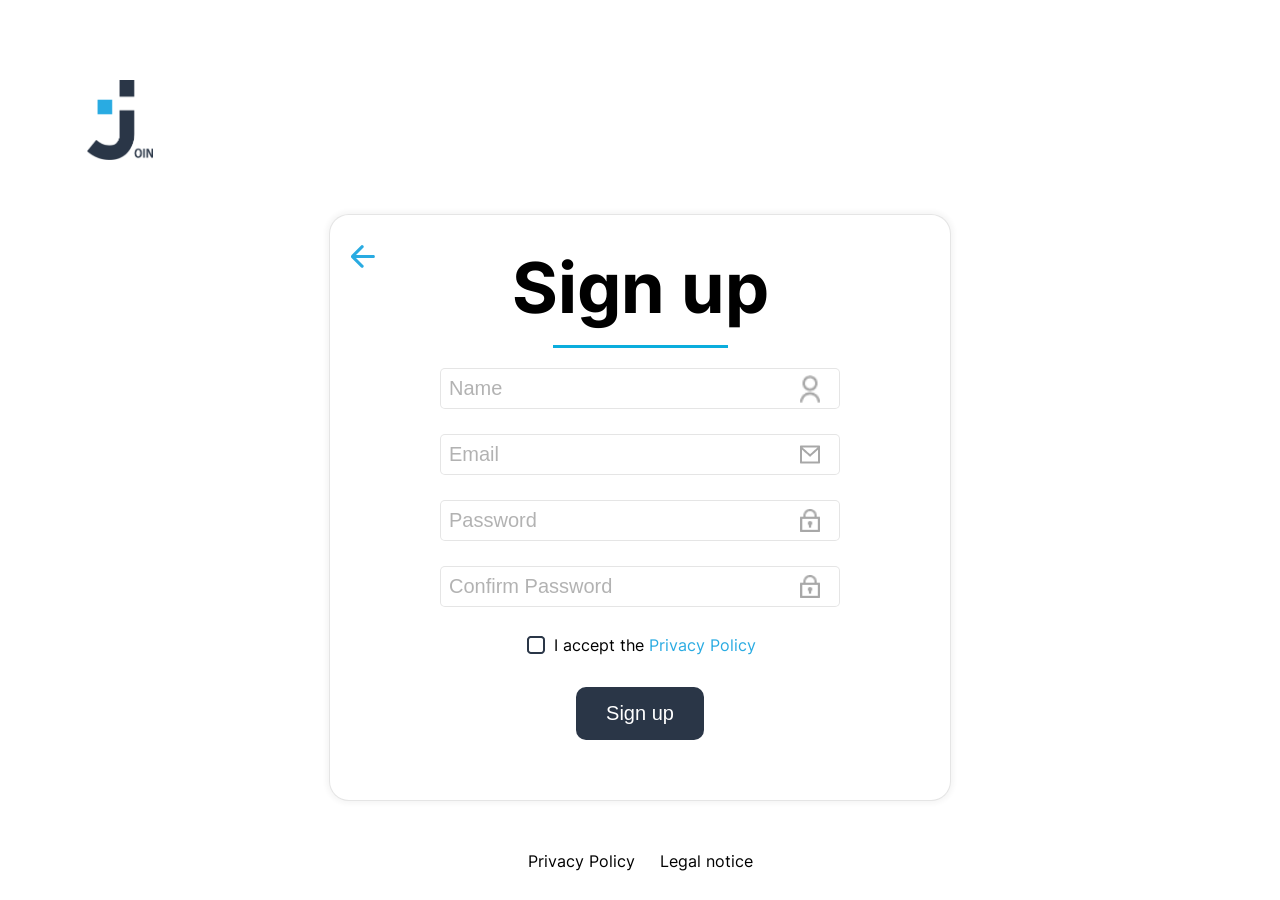
<file: register.html>
<!DOCTYPE html>
<html lang="en">

<head>
    <meta charset="UTF-8">
    <meta http-equiv="X-UA-Compatible" content="IE=edge">
    <meta name="viewport" content="width=device-width, initial-scale=1.0">
    <title>Register</title>

    <!-- FAVICON -->
    <link rel="apple-touch-icon" sizes="120x120" href="./src/favicon/apple-touch-icon.png">
    <link rel="icon" type="image/png" sizes="32x32" href="./src/favicon/favicon-32x32.png">
    <link rel="icon" type="image/png" sizes="16x16" href="./src/favicon/favicon-16x16.png">
    <link rel="manifest" href="./src/favicon/site.webmanifest">
    <link rel="mask-icon" href="./src/favicon/safari-pinned-tab.svg" color="#5bbad5">
    <meta name="msapplication-TileColor" content="#da532c">
    <meta name="theme-color" content="#ffffff">
    <!-- CSS -->
    <link rel="stylesheet" href="./src/css/register.css">
    <link rel="stylesheet" href="./src/css/fonts.css">
    <!-- JS -->
    <script src="./src/scripts/dataBase.js"></script>
    <script src="./src/scripts/storage.js"></script>
    <script src="./src/scripts/registerlogin.js"></script>
    <script src="src/scripts/script.js"></script>
</head>

<body onload="logininit()">
    <div class="register-container">
        <div class="register-logo-container">
            <img class="blue-logo" src="./src/img/logo_blue_join.png">
        </div>
        <div class="register-SignUp">
            <a href="index.html"><img src="./src/img/left-arrow.png" alt=""></a>
            <h1>Sign up</h1>
            <div class="blue-line"></div>
            <Form onsubmit="register(); return false;" id="register-form">
                    <div class="input-register-password">
                        <input class="name-input" type="text" name="name" placeholder="Name" id="name" required>
                        <input class="email-input" type="email" name="email" placeholder="Email" id="email" pattern="^[a-z0-9._%+-]+@[a-z0-9.-]+\.[a-z]{2,4}$" required>
                        <input class="password-input" type="password" name="password" placeholder="Password"
                            id="password" autocomplete="on" required>
                        <div class="password-error-box">
                            <input class="password-input" type="password" name="password" placeholder="Confirm Password"
                                id="confirm-password" autocomplete="on" onkeyup="checkPassword()" required>
                                <span class="dNone" id="password-error">Passwords do not match</span>
                        </div>
                        <div class="checkbox">
                            <img src="src/img/unchecked.png" id="privacy-checkbox" onclick="togglePrivacyCheckbox()">
                            <span>I accept the <div onclick="goToLegalInfoPage('privacy')">Privacy Policy</div></span>
                        </div>
                    </div>
                    <div class="SignUp-button-container">
                        <button id="registerBtn" type="submit" class="SignUp-button">Sign up</button>
                    </div>
            </Form>
        </div>
        <div class="legal-info-links">
            <div onclick="goToLegalInfoPage('privacy')">Privacy Policy</div>
            <div onclick="goToLegalInfoPage('impressum')">Legal notice</div>
        </div>
        <div id="register-alert" class="coloredBtn dNone"></div>
    </div>
</body>

</html>
</file>
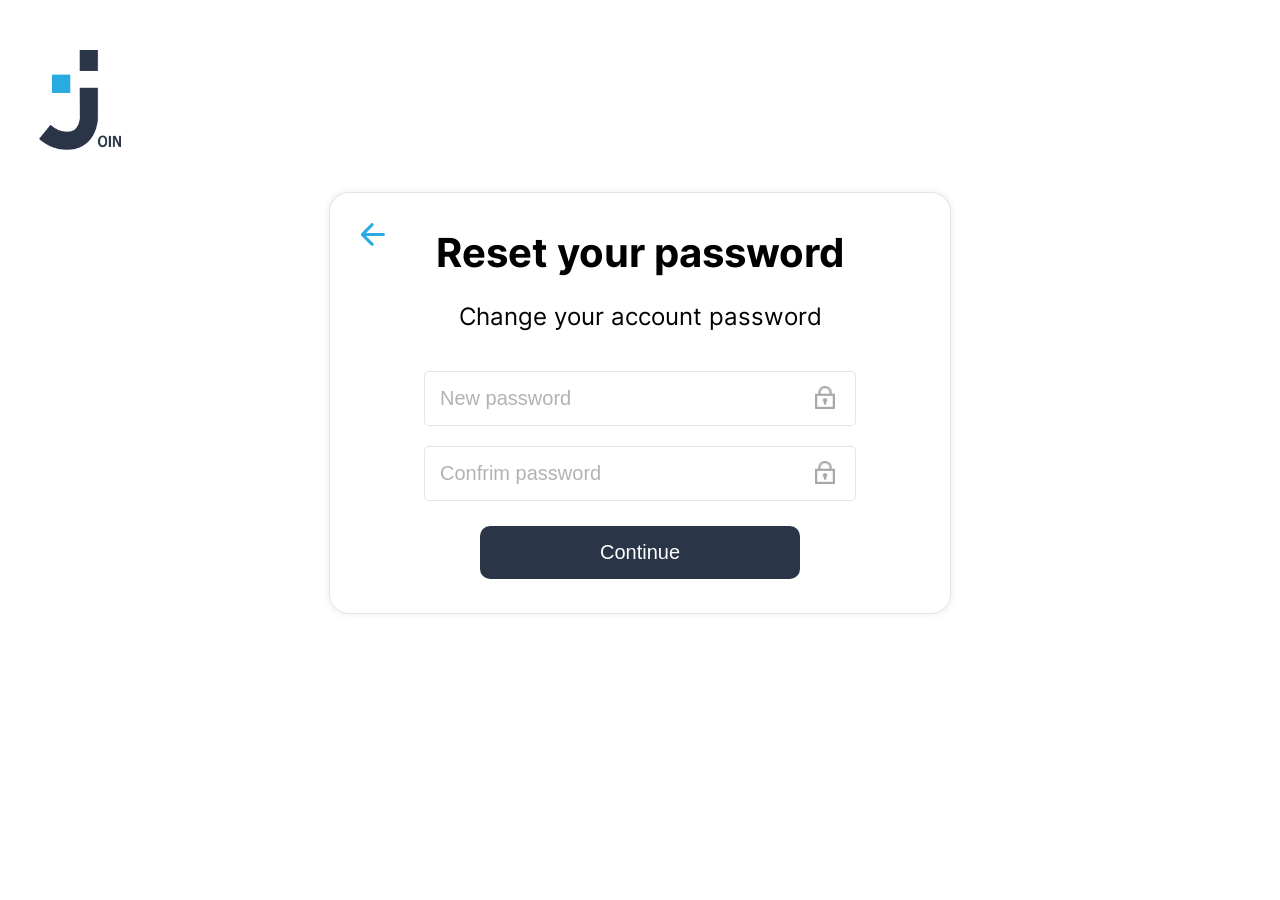
<file: resetpassword.html>
<!DOCTYPE html>
<html lang="en">

<head>
    <meta charset="UTF-8">
    <meta http-equiv="X-UA-Compatible" content="IE=edge">
    <meta name="viewport" content="width=device-width, initial-scale=1.0">
    <title>ResetPassword</title>
    
    <!-- FAVICON -->
    <link rel="apple-touch-icon" sizes="120x120" href="./src/favicon/apple-touch-icon.png">
    <link rel="icon" type="image/png" sizes="32x32" href="./src/favicon/favicon-32x32.png">
    <link rel="icon" type="image/png" sizes="16x16" href="./src/favicon/favicon-16x16.png">
    <link rel="manifest" href="./src/favicon/site.webmanifest">
    <link rel="mask-icon" href="./src/favicon/safari-pinned-tab.svg" color="#5bbad5">
    <meta name="msapplication-TileColor" content="#da532c">
    <meta name="theme-color" content="#ffffff">
    <!-- CSS -->
    <link rel="stylesheet" href="./src/css/resetpassword.css">
    <link rel="stylesheet" href="./src/css/fonts.css">
    <link rel="shortcut icon" href="./src/favicon/logo_blue_join.png" type="image/x-icon">
    <!-- JS -->
    <script src="./src/scripts/forgetpassword.js"></script>
    <script src="./src/scripts/storage.js"></script>
</head>

<body>
    <div class="resetpassword-logo-container">
        <img class="blue-logo" src="./src/img/logo_blue_join.png">
    </div>
    <div class="passwordreset-container">
        <div class="passwordreset-header">
            <a href="forgetpassword.html"><img src="./src/img/left-arrow.png" alt=""></a>
            <h1>Reset your password</h1>
            <div class="blue-line"></div>
            <div class="passwortreset-text">
                <h2>Change your account password</h2>
            </div>
            <Form onsubmit="resetPassword(); return false;">
                <div>
                    <div class="input-resetpassword">
                        <input class="password-input" type="password" name="password" placeholder="New password"
                            id="newPassword" required>
                        <input class="password-input" type="password" name="password" placeholder="Confrim password"
                            id="confirmPassword" required>
                    </div>
                    <div class="resetPassword-Button-container">
                        <button class="resetPassword-Button">Continue</button>
                    </div>
                </div>
            </Form>
        </div>
    </div>
    <div class="confirmPasswordReset dNone" id="confirmPasswordReset"><img src="./src/img/passwordprogressconfirm.svg"
            alt=""></div>
</body>

</html>
</file>
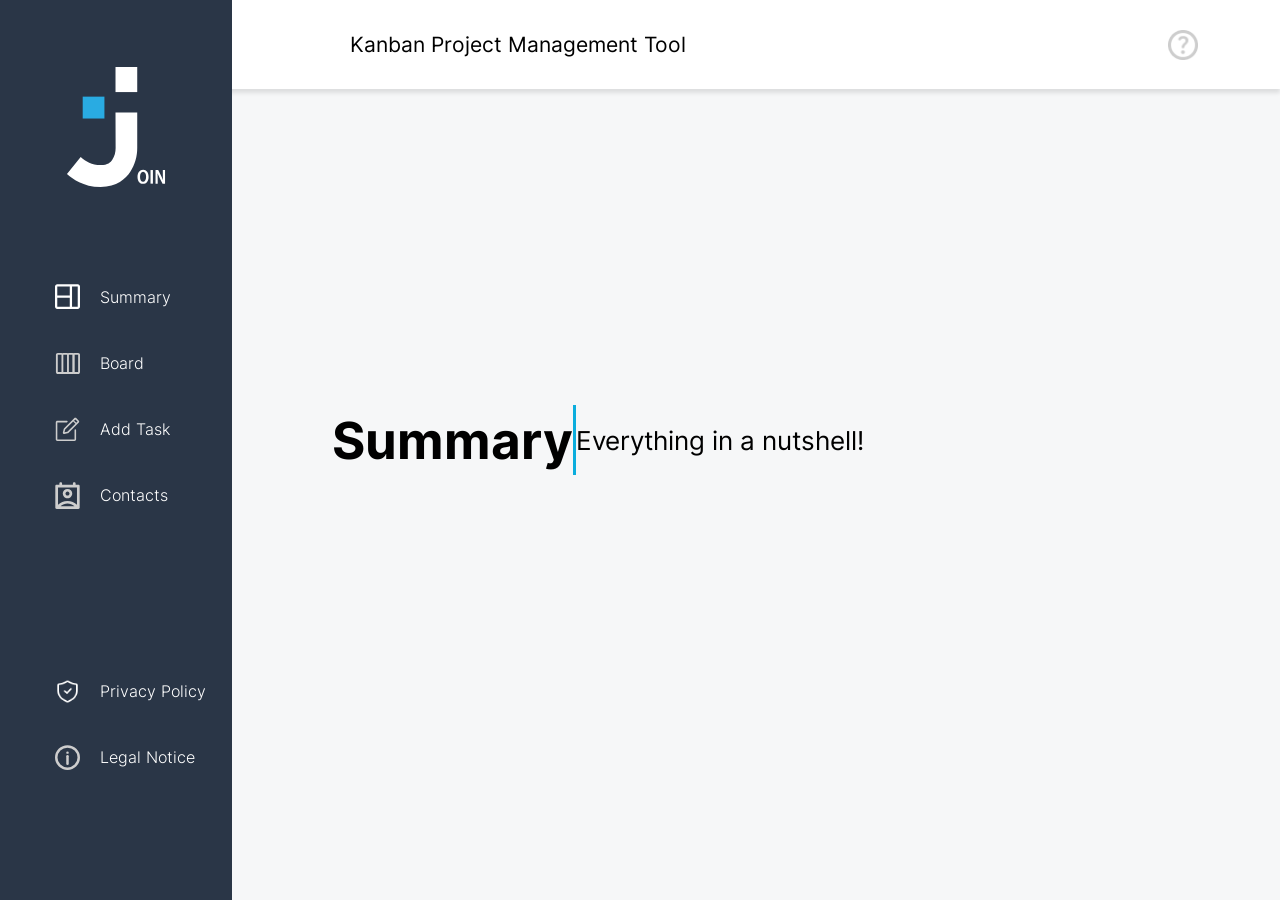
<file: summary.html>
<!DOCTYPE html>
<html lang="en">

<head>
    <meta charset="UTF-8">
    <meta http-equiv="X-UA-Compatible" content="IE=edge">
    <meta name="viewport" content="width=device-width, initial-scale=1.0">
    <title>Summary</title>

    <!-- FAVICON -->
    <link rel="apple-touch-icon" sizes="120x120" href="./src/favicon/apple-touch-icon.png">
    <link rel="icon" type="image/png" sizes="32x32" href="./src/favicon/favicon-32x32.png">
    <link rel="icon" type="image/png" sizes="16x16" href="./src/favicon/favicon-16x16.png">
    <link rel="manifest" href="./src/favicon/site.webmanifest">
    <link rel="mask-icon" href="./src/favicon/safari-pinned-tab.svg" color="#5bbad5">
    <meta name="msapplication-TileColor" content="#da532c">
    <meta name="theme-color" content="#ffffff">
    <!-- CSS -->
    <link rel="stylesheet" href="./src/css/header.css">
    <link rel="stylesheet" href="./src/css/sidebar.css">
    <link rel="stylesheet" href="./src/css/summary.css">
    <link rel="stylesheet" href="./src/css/fonts.css">
    <link rel="stylesheet" href="src/css/mobile-menu.css">
    <!-- JS -->
    <script src="./src/scripts/script.js"></script>
    <script src="./src/scripts/storage.js"></script>
    <script src="./src/scripts/summary.js"></script>
    <script src="./src/scripts/dataBase.js"></script>
    <script src="./src/scripts/registerlogin.js"></script>
    <script src="./src/scripts/summaryTemplates.js"></script>
</head>

<body onload="includeHTML().then(getSummary)" id="summaryBody">
    <div w3-include-html="src/templates/header.html"></div>
    <div w3-include-html="src/templates/sidebar.html"></div>
    <div class="summary-main">
        <div class="left">
            <div class="summary-container">
                <div class="summary-header">
                    <h1>Summary</h1>
                </div>
                <div class="blue-line"></div>
                <div class="text-header">
                    <h2>Everything in a nutshell! </h2>
                </div>
                <div class="blue-line-mobile"></div>
            </div>
            <div class="summary-Task-new" id="summaryContent" onclick="goToBoard()"></div>
        </div>
        <div class="right">
            <div class="times-Container">
                <div class="times">
                    <span class="time-name">
                        <h2 id="greetings"></h2>
                        <p id="userGreeting"></p>
                    </span>
                </div>
            </div>
        </div>
    </div>

</body>

</html>
</file>
<file: src/css/login.css>
body {
    margin: 0;
    font-family: 'Inter', 'sans-serif';
    font-size: normal;
    height: 90vh;
}

html {
    height: 100%;
}

.join-logo-mobile {
    display: none;
}

.join-Logo-Container {
    display: flex;
    justify-content: space-between;
    margin-top: 80px;
    align-items: center;
    margin-left: 80px;
    margin-right: 80px;
}

.join-Logo-Container img {
    width: 150px;
    height: 150px;
    z-index: 1;
    object-fit: contain;
    animation: go_small 1.5s;
}

@keyframes go_small {
    0% {
        transform: translateX(1200px) translateY(450px) scale(3);
    }

    35% {
        transform: translateX(500px) translateY() scale(3);
    }

    100% {
        transform: scale(1);
    }
}

.signIn-Container {
    font-size: 30px;
    animation: fade_in 1.5s;
}

.signIn-Container-mobile {
        display: none;
    }

@keyframes fade_in {
    0% {
        opacity: 0;
        transform: scale(0.5);
    }

    40% {
        opacity: 0;
        transform: scale(0.5);
    }

    100% {
        opacity: 1;
        transform: scale(1);
    }
}

.sign-Up-Button {
    background: #2A3647;
    border-radius: 10px;
    margin-left: 40px;
    color: white;
    padding: 13px;
    text-decoration: none;
}

.sign-Up-Button:hover {
    background-color: #29ABE2;
}

.login-Container {
    display: flex;
    justify-content: center;
    align-items: center;
    height: 600px;
    padding: 0;
    margin: 0;
}

.login-head {
    display: flex;
    flex-direction: column;
    text-align: center;
    align-items: center;

}

.login-head h1 {
    font-size: 70px;
    margin: 0;
    margin-bottom: 15px;
}

.blue-line {
    display: flex;
    margin: 0;
    width: 175px;
    height: 3px;
    background-color: rgba(11, 173, 221, 1);

}

.login-password-content {
    display: flex;
    justify-content: center;
    align-items: center;
    flex-direction: column;
    border: 1px solid rgba(0, 0, 0, 0.1);
    background-color: white;
    border-radius: 30px;
    width: 500px;
    padding: 30px 60px 30px 60px;
    animation: fade_in 1.5s;
    box-shadow: 0px 0px 5px 3px rgba(0, 0, 0, 0.04);
}

.login-password-input-area {
    display: flex;
    flex-direction: column;
    margin-top: 20px;
    width: 400px;
}

.email-input {
    background-image: url('/src/img/email.png');
    background-repeat: no-repeat;
    background-position: 360px;
    background-size: 20px;
    margin-bottom: 15px;
    padding: 8px;
    font-size: 20px;
    border-radius: 5px;
    border: solid 1px rgba(0, 0, 0, 0.1);
}

.email-input::placeholder {
    color: rgba(0, 0, 0, 0.3);
}

.password-input {
    background-image: url('/src/img/password.png');
    background-repeat: no-repeat;
    background-position: 360px;
    background-size: 20px;
    padding: 8px;
    font-size: 20px;
    border-radius: 5px;
    border: solid 1px rgba(0, 0, 0, 0.1);
    margin-bottom: 25px;
}

.password-input::placeholder {
    color: rgba(0, 0, 0, 0.3);
}

.checkbox-container {
    display: flex;
    justify-content: center;
    align-items: center;
    margin-bottom: 30px;
    padding-bottom: 10px;
    padding-top: 20px;
}

.checkbox {
    padding-right: 40px;
    display: flex;
    align-items: center;
}

#remember-me-checkbox {
    margin-right: 6px;
    cursor: pointer;
}

.login-guest-button-container {
    padding-bottom: 25px;
    display: flex;
    justify-content: center;
}

.sign-in-button {
    background-color: #2A3647;
    padding: 9px;
    color: white;
    border-radius: 10px;
    padding: 15px 30px 15px 30px;
    font-size: 20px;
    border: none;
    margin-right: 25px;
    cursor: pointer;
}

.sign-in-button:hover {
    background-color: #29ABE2;
    border: none;
}

.guest-login-button {
    padding: 9px;
    background-color: white;
    border-radius: 10px;
    padding: 5px 20px 5px 20px;
    font-size: 20px;
    border: black 1px solid;
    cursor: pointer;
}

.guest-login-button:hover {
    color: #29ABE2;
    border: 1px solid #29ABE2;
}

.forget-Password-Container a {
    text-decoration: none;
    color: #29ABE2;
    font-weight: 400;
}


.forge-Password-Container a:visited {
    color: #29ABE2;
    text-decoration: none;
}


.message-container {
    width: 100%;
    transform: translateY(-50px);
    display: flex;
    justify-content: center;
}


.message {
    display: flex;
    justify-content: center;
    width: 100%;
    color: #2A3647;
    border-radius: 8px;
    padding: 10px;
    font-weight: bold;
    font-size: 29px;
}

.dNone {
    display: none !important;
}

.registeredMsg {
    display: flex;
    justify-content: center;
    font-weight: bold;
    color: #2A3647;
}
</file>
<file: src/css/fonts.css>
/* inter-100 - latin */
@font-face {
    font-display: swap;
    /* Check https://developer.mozilla.org/en-US/docs/Web/CSS/@font-face/font-display for other options. */
    font-family: 'Inter';
    font-style: normal;
    font-weight: 100;
    src: url('../fonts/inter-v12-latin-100.eot');
    /* IE9 Compat Modes */
    src: url('../fonts/inter-v12-latin-100.eot?#iefix') format('embedded-opentype'),
         /* IE6-IE8 */
         url('../fonts/inter-v12-latin-100.woff2') format('woff2'),
         /* Super Modern Browsers */
         url('../fonts/inter-v12-latin-100.woff') format('woff'),
         /* Modern Browsers */
         url('../fonts/inter-v12-latin-100.ttf') format('truetype'),
         /* Safari, Android, iOS */
         url('../fonts/inter-v12-latin-100.svg#Inter') format('svg');
    /* Legacy iOS */
}

/* inter-200 - latin */
@font-face {
    font-display: swap;
    /* Check https://developer.mozilla.org/en-US/docs/Web/CSS/@font-face/font-display for other options. */
    font-family: 'Inter';
    font-style: normal;
    font-weight: 200;
    src: url('../fonts/inter-v12-latin-200.eot');
    /* IE9 Compat Modes */
    src: url('../fonts/inter-v12-latin-200.eot?#iefix') format('embedded-opentype'),
         /* IE6-IE8 */
         url('../fonts/inter-v12-latin-200.woff2') format('woff2'),
         /* Super Modern Browsers */
         url('../fonts/inter-v12-latin-200.woff') format('woff'),
         /* Modern Browsers */
         url('../fonts/inter-v12-latin-200.ttf') format('truetype'),
         /* Safari, Android, iOS */
         url('../fonts/inter-v12-latin-200.svg#Inter') format('svg');
    /* Legacy iOS */
}

/* inter-300 - latin */
@font-face {
    font-display: swap;
    /* Check https://developer.mozilla.org/en-US/docs/Web/CSS/@font-face/font-display for other options. */
    font-family: 'Inter';
    font-style: normal;
    font-weight: 300;
    src: url('../fonts/inter-v12-latin-300.eot');
    /* IE9 Compat Modes */
    src: url('../fonts/inter-v12-latin-300.eot?#iefix') format('embedded-opentype'),
         /* IE6-IE8 */
         url('../fonts/inter-v12-latin-300.woff2') format('woff2'),
         /* Super Modern Browsers */
         url('../fonts/inter-v12-latin-300.woff') format('woff'),
         /* Modern Browsers */
         url('../fonts/inter-v12-latin-300.ttf') format('truetype'),
         /* Safari, Android, iOS */
         url('../fonts/inter-v12-latin-300.svg#Inter') format('svg');
    /* Legacy iOS */
}

/* inter-regular - latin */
@font-face {
    font-display: swap;
    /* Check https://developer.mozilla.org/en-US/docs/Web/CSS/@font-face/font-display for other options. */
    font-family: 'Inter';
    font-style: normal;
    font-weight: 400;
    src: url('../fonts/inter-v12-latin-regular.eot');
    /* IE9 Compat Modes */
    src: url('../fonts/inter-v12-latin-regular.eot?#iefix') format('embedded-opentype'),
         /* IE6-IE8 */
         url('../fonts/inter-v12-latin-regular.woff2') format('woff2'),
         /* Super Modern Browsers */
         url('../fonts/inter-v12-latin-regular.woff') format('woff'),
         /* Modern Browsers */
         url('../fonts/inter-v12-latin-regular.ttf') format('truetype'),
         /* Safari, Android, iOS */
         url('../fonts/inter-v12-latin-regular.svg#Inter') format('svg');
    /* Legacy iOS */
}

/* inter-500 - latin */
@font-face {
    font-display: swap;
    /* Check https://developer.mozilla.org/en-US/docs/Web/CSS/@font-face/font-display for other options. */
    font-family: 'Inter';
    font-style: normal;
    font-weight: 500;
    src: url('../fonts/inter-v12-latin-500.eot');
    /* IE9 Compat Modes */
    src: url('../fonts/inter-v12-latin-500.eot?#iefix') format('embedded-opentype'),
         /* IE6-IE8 */
         url('../fonts/inter-v12-latin-500.woff2') format('woff2'),
         /* Super Modern Browsers */
         url('../fonts/inter-v12-latin-500.woff') format('woff'),
         /* Modern Browsers */
         url('../fonts/inter-v12-latin-500.ttf') format('truetype'),
         /* Safari, Android, iOS */
         url('../fonts/inter-v12-latin-500.svg#Inter') format('svg');
    /* Legacy iOS */
}

/* inter-600 - latin */
@font-face {
    font-display: swap;
    /* Check https://developer.mozilla.org/en-US/docs/Web/CSS/@font-face/font-display for other options. */
    font-family: 'Inter';
    font-style: normal;
    font-weight: 600;
    src: url('../fonts/inter-v12-latin-600.eot');
    /* IE9 Compat Modes */
    src: url('../fonts/inter-v12-latin-600.eot?#iefix') format('embedded-opentype'),
         /* IE6-IE8 */
         url('../fonts/inter-v12-latin-600.woff2') format('woff2'),
         /* Super Modern Browsers */
         url('../fonts/inter-v12-latin-600.woff') format('woff'),
         /* Modern Browsers */
         url('../fonts/inter-v12-latin-600.ttf') format('truetype'),
         /* Safari, Android, iOS */
         url('../fonts/inter-v12-latin-600.svg#Inter') format('svg');
    /* Legacy iOS */
}

/* inter-700 - latin */
@font-face {
    font-display: swap;
    /* Check https://developer.mozilla.org/en-US/docs/Web/CSS/@font-face/font-display for other options. */
    font-family: 'Inter';
    font-style: normal;
    font-weight: 700;
    src: url('../fonts/inter-v12-latin-700.eot');
    /* IE9 Compat Modes */
    src: url('../fonts/inter-v12-latin-700.eot?#iefix') format('embedded-opentype'),
         /* IE6-IE8 */
         url('../fonts/inter-v12-latin-700.woff2') format('woff2'),
         /* Super Modern Browsers */
         url('../fonts/inter-v12-latin-700.woff') format('woff'),
         /* Modern Browsers */
         url('../fonts/inter-v12-latin-700.ttf') format('truetype'),
         /* Safari, Android, iOS */
         url('../fonts/inter-v12-latin-700.svg#Inter') format('svg');
    /* Legacy iOS */
}
</file>
<file: src/css/loginMobileCss.css>
@media(max-width:1850px) {
    .join-Logo-Container img {
        width: 80px;
        height: 80px;
        animation: go_small_mobile 1.5s;
    }

    @keyframes go_small_mobile {
        0% {
            transform: translateX(800px) translateY(400px) scale(3);
        }

        35% {
            transform: translateX(00px) translateY() scale(3);
        }

        100% {
            transform: scale(1);
        }
    }
}

@media(max-width:1500px) {

    .join-logo-mobile {
        margin-left: 20px;
        margin-top: 20px;
    }
}

@media(max-width:1281px) {
    body {
        height: 90%;
    }

    .join-Logo-Container {
        margin: 50px;
    }

    .signIn-Container {
        font-size: 15px;
    }

    .message-container {
        width: 100%;
        transform: translateY(450px);
        display: flex;
        justify-content: center;
    }
}

@media(max-width: 1200px) {
    .join-Logo-Container img {
        width: 80px;
        height: 80px;
        animation: go_small_mobile 1.5s;
    }

    @keyframes go_small_mobile {
        0% {
            transform: translateX(500px) translateY(400px) scale(3);
        }

        35% {
            transform: translateX(500px) translateY() scale(3);
        }

        100% {
            transform: scale(1);
        }
    }
}

@media(max-width:1025px) {
    .signIn-Container-mobile {
        display: none;
    }

    .signIn-Container {
        font-size: 15px;
    }


    .login-head h1 {
        font-size: 35px;
    }

    .blue-line {
        width: 100px;
    }

    .join-Logo-Container {
        margin: 30px;
        display: flex;
        align-items: flex-start;
    }

    .join-Logo-Container img {
        width: 80px;
        height: 80px;
        animation: go_small_mobile 1.5s;
    }

    @keyframes go_small_mobile {
        0% {
            transform: translateX(350px) translateY(300px) scale(3);
        }

        35% {
            transform: translateX(500px) translateY() scale(3);
        }

        100% {
            transform: scale(1);
        }
    }

    .login-password-content {
        transform: translateY(250px);
        padding: 20px;
        animation: fade_in_mobile_Container 1.5s;
    }

    @keyframes fade_in_mobile_Container {
        0% {
            opacity: 0;
            transform: scale(0.5);
            transform: translateY(250px);
        }

        40% {
            opacity: 0;
            transform: scale(0.5);
            transform: translateY(250px);
        }

        100% {
            opacity: 1;
            transform: scale(1);
            transform: translateY(250px);
        }
    }

    .login-Container {
        transform: translateY(50px);
        height: 0%;
    }

    .message-container {
        width: 100%;
        transform: translateY(400px);
        display: flex;
        justify-content: center;
    }
}

@media(max-width:820px) {
    .message-container {
        width: 100%;
        transform: translateY(530px);
        display: flex;
        justify-content: center;
    }
}

@media(max-width:769px) {
    .join-logo-mobile {
        position: absolute;
        top: 0;
        left: 0;
        z-index: 5;
        right: 0;
        bottom: 0;
        overflow: hidden;
        animation: fadeOutJoinLogo 1.5s ease-in-out;
    }

    .join-logo-mobile img {
        display: flex;
        width: 100px;
        height: 100px;
        object-fit: contain;


    }

    .message-container {
        width: 100%;
        transform: translateY(420px);
        display: flex;
        justify-content: center;
    }
}

@media(max-width:689px) {
    .signIn-Container {
        display: flex;
        align-items: center;
    }

    .login-Container {
        transform: translateY(200px);
        height: 0%;
    }

    .signIn-Container-mobile {
        display: flex;
        align-items: center;
        justify-content: center;
        transform: translateY(40px);
        font-size: 20px;
        animation: fade_in_mobile 1.5s;
    }

    @keyframes fade_in_mobile {
        0% {
            opacity: 0;
            transform: scale(0.5);
        }

        40% {
            opacity: 0;
            transform: scale(0.5);
        }

        100% {
            opacity: 1;
            transform: scale(1);
        }
    }

    .join-Logo-Container {
        margin-left: 50px;
        margin-top: 50px;
    }


    .join-Logo-Container img {
        width: 80px;
        height: 80px;
        animation: go_small_mobile 1.5s;
    }

    @keyframes go_small_mobile {
        0% {
            transform: translateX(300px) translateY(400px) scale(3);
        }

        35% {
            transform: translateX(500px) translateY() scale(3);
        }

        100% {
            transform: scale(1);
        }
    }

    .email-input {
        background-image: url('/src/img/email.png');
        background-repeat: no-repeat;
        background-position: 320px;
        background-size: 20px;
        margin-bottom: 15px;
        width: 100%;
        padding: 8px;
        font-size: 20px;
        border-radius: 5px;
        border: solid 1px rgba(0, 0, 0, 0.1);
    }

    .email-input::placeholder {
        color: rgba(0, 0, 0, 0.3);

    }

    .password-input {
        background-image: url('/src/img/password.png');
        background-repeat: no-repeat;
        background-position: 320px;
        background-size: 20px;
        padding: 8px;
        width: 100%;
        font-size: 20px;
        border-radius: 5px;
        border: solid 1px rgba(0, 0, 0, 0.1);
        margin-bottom: 25px;
    }

    .login-password-content {
        transform: translateY(50px);
    }

    .login-password-input-area {
        width: 350px
    }

    .message-container {
        width: 100%;
        transform: translateY(460px);
        display: flex;
        justify-content: center;
    }

    .message {
        display: flex;
        justify-content: center;
        width: 500px;
        color: #2A3647;
        border-radius: 8px;
        padding: 10px;
        font-weight: bold;
        font-size: 20px;
    }

    .signIn-Container-mobile {
        display: none;
    }
}

@media(max-width:540px) {
    .join-Logo-Container img {
        width: 80px;
        height: 80px;
        animation: go_small_mobile 1.5s;
    }

    @keyframes go_small_mobile {
        0% {
            transform: translateX(250px) translateY(300px) scale(3);
        }

        35% {
            transform: translateX(500px) translateY() scale(3);
        }

        100% {
            transform: scale(1);
        }
    }

    .signIn-Container {
        display: none;
    }

    .join-Logo-Container {
        margin-left: 10px;
        margin-top: 20px;
        margin-bottom: 40px;
    }

    .login-password-content {
        width: 85%;
        transform: translateY(0px);
        padding: 15px;
        animation: fade_in_mobile_Container 1.5s;
    }

    @keyframes fade_in_mobile_Container {
        0% {
            opacity: 0;
            transform: scale(0.5);
            transform: translateY(0px);
        }

        40% {
            opacity: 0;
            transform: scale(0.5);
            transform: translateY(0px);
        }

        100% {
            opacity: 1;
            transform: scale(1);
            transform: translateY(0px);
        }
    }

    .signIn-Container-mobile {
        display: flex;
        align-items: center;
        justify-content: center;
        transform: translateY(480px);
        font-size: 20px;
        animation: fade_in_mobile 1.5s;
    }

    @keyframes fade_in_mobile {
        0% {
            opacity: 0;
            transform: scale(0.5);
            transform: translateY(480px);
        }

        40% {
            opacity: 0;
            transform: scale(0.5);
            transform: translateY(480px);
        }

        100% {
            opacity: 1;
            transform: scale(1);
            transform: translateY(480px);
        }
    }

    .message-container {
        width: 100%;
        transform: translateY(350px);
        display: flex;
        justify-content: center;
    }

    .checkbox {
        padding-right: 40px;
        display: flex;
        align-items: center;
    }

    .checkbox-input {
        margin-right: 12px;
    }
}

@media(max-width: 415px) {
    .join-Logo-Container {
        margin-left: 10px;
        margin-top: 20px;
        margin-bottom: 40px;
    }

    .login-password-content {
        width: 85%;
        transform: translateY(50px);
        padding: 15px;
        animation: fade_in_mobile_Container 1.5s;
    }

    @keyframes fade_in_mobile_Container {
        0% {
            opacity: 0;
            transform: scale(0.5);
            transform: translateY(50px);
        }

        40% {
            opacity: 0;
            transform: scale(0.5);
            transform: translateY(50px);
        }

        100% {
            opacity: 1;
            transform: scale(1);
            transform: translateY(50px);
        }
    }

    .login-password-input-area {
        width: 90%;
    }

    .checkbox-container {
        display: flex;
        flex-direction: column-reverse;
        align-items: flex-start;
        justify-content: center;
    }

    .login-guest-button-container {
        display: flex;
        flex-direction: column;
        align-items: center;
    }

    .sign-in-button {
        margin: 0;
        width: 200px;
        padding: 15px;
        margin-bottom: 15px;
    }

    .guest-login-button {
        margin: 0;
        width: 200px;
        padding: 15px;
        font-weight: bold;
    }

    .join-Logo-Container img {
        width: 50px;
        height: 50px;
        animation: go_small_mobile 1.5s;
    }

    @keyframes go_small_mobile {
        0% {
            transform: translateX(150px) translateY(330px) scale(3);
        }

        35% {
            transform: translateX(500px) translateY() scale(3);
        }

        100% {
            transform: scale(1);
        }
    }

    .signIn-Container-mobile {
        display: flex;
        align-items: center;
        justify-content: center;
        transform: translateY(530px);
        font-size: 20px;
        animation: fade_in_mobile 1.5s;
    }

    @keyframes fade_in_mobile {
        0% {
            opacity: 0;
            transform: scale(0.5);
            transform: translateY(530px);
        }

        40% {
            opacity: 0;
            transform: scale(0.5);
            transform: translateY(530px);
        }

        100% {
            opacity: 1;
            transform: scale(1);
            transform: translateY(530px);
        }
    }



    .email-input {
        background-image: url('/src/img/email.png');
        background-repeat: no-repeat;
        background-position: 280px;
        background-size: 20px;
        margin-bottom: 15px;
        padding: 8px;
        width: 300px;
        font-size: 20px;
        border-radius: 10px;
        border: solid 1px rgba(0, 0, 0, 0.1);
    }

    .password-input {
        background-image: url('/src/img/password.png');
        background-repeat: no-repeat;
        background-position: 280px;
        background-size: 20px;
        padding: 8px;
        width: 300px;
        font-size: 20px;
        border-radius: 5px;
        border: solid 1px rgba(0, 0, 0, 0.1);
    }

    .message-container {
        width: 100%;
        transform: translateY(-120px);
        display: flex;
        justify-content: center;
    }

    .message {
        display: flex;
        justify-content: center;
        width: 500px;
        color: #2A3647;
        border-radius: 8px;
        padding: 10px;
        font-weight: bold;
        font-size: 20px;
        transform: translateY(550px);
    }

    .checkbox {
        display: flex;
        align-items: center;
        padding: 0;
        margin: 0;
    }

    .forget-Password-Container {
        margin-bottom: 15px;
        margin-left: 5px;
    }
}

@media(max-width: 376px) {
    .signIn-Container {
        display: none;
    }

    .join-Logo-Container {
        margin-left: 10px;
        margin-top: 20px;
    }

    .join-Logo-Container img {
        width: 50px;
        height: 50px;
    }

    .blue-logo {
        width: 150px;
        height: 150px;
        object-fit: contain;
        margin-top: 80px;
        margin-left: 80px;
    }

    .login-head h1 {
        font-size: 25px;
    }

    .blue-line {
        width: 60px;
    }

    .login-password-content {
        width: 85%;
        transform: translateY(30px);
        padding: 15px;
        animation: fade_in_mobile_Container 1.5s;
    }


    @keyframes fade_in_mobile_Container {
        0% {
            opacity: 0;
            transform: scale(0.5);
            transform: translateY(30px);
        }

        40% {
            opacity: 0;
            transform: scale(0.5);
            transform: translateY(30px);
        }

        100% {
            opacity: 1;
            transform: scale(1);
            transform: translateY(30px);
        }
    }

    .login-password-input-area {
        width: 70%;
    }

    .checkbox-container {
        display: flex;
        flex-direction: column-reverse;
        align-items: flex-start;
        justify-content: center;
    }

    .checkbox {
        display: flex;
        align-items: center;
        padding: 0;
        margin: 0;
    }

    .email-input {
        background-image: url('/src/img/email.png');
        background-repeat: no-repeat;
        background-position: 280px;
        background-size: 20px;
        margin-bottom: 15px;
        padding: 8px;
        width: 300px;
        font-size: 20px;
        border-radius: 10px;
        border: solid 1px rgba(0, 0, 0, 0.1);
    }

    .password-input {
        background-image: url('/src/img/password.png');
        background-repeat: no-repeat;
        background-position: 280px;
        background-size: 20px;
        padding: 8px;
        width: 300px;
        font-size: 20px;
        border-radius: 5px;
        border: solid 1px rgba(0, 0, 0, 0.1);
    }

    .login-guest-button-container {
        display: flex;
        flex-direction: column;
        align-items: center;
    }

    .sign-in-button {
        margin: 0;
        width: 200px;
        padding: 8px;
        margin-bottom: 15px;
    }

    .guest-login-button {
        margin: 0;
        width: 200px;
        padding: 8px;
        font-weight: bold;
    }

    .checkbox-input {
        margin-right: 20px;
    }

    .forget-Password-Container a {
        font-weight: 500;
    }


    .forget-Password-Container {
        margin-bottom: 15px;
        margin-left: 5px;
    }

    .message {
        transform: translateY(525px);
        font-size: 20px;
    }

    .signIn-Container-mobile {
        transform: translateY(494px);
        animation: fade_in_mobile 1.5s;
    }

    @keyframes fade_in_mobile {
        0% {
            opacity: 0;
            transform: scale(0.5);
            transform: translateY(494px);
        }

        40% {
            opacity: 0;
            transform: scale(0.5);
            transform: translateY(494px);
        }

        100% {
            opacity: 1;
            transform: scale(1);
            transform: translateY(494px);
        }
    }
}

@media(max-width:360px) {
    .message {
        font-size: 15px;
    }

    .email-input {
        background-image: url('/src/img/email.png');
        background-repeat: no-repeat;
        background-position: 280px;
        background-size: 20px;
        margin-bottom: 15px;
        padding: 8px;
        width: 300px;
        font-size: 20px;
        border-radius: 10px;
        border: solid 1px rgba(0, 0, 0, 0.1);
    }

    .password-input {
        background-image: url('/src/img/password.png');
        background-repeat: no-repeat;
        background-position: 280px;
        background-size: 20px;
        padding: 8px;
        width: 300px;
        font-size: 20px;
        border-radius: 5px;
        border: solid 1px rgba(0, 0, 0, 0.1);
    }
}

@media(max-width: 340px) {
    .email-input {
        background-image: url('/src/img/email.png');
        background-repeat: no-repeat;
        background-position: 280px;
        background-size: 20px;
        margin-bottom: 15px;
        padding: 8px;
        width: 290px;
        font-size: 20px;
        border-radius: 10px;
        border: solid 1px rgba(0, 0, 0, 0.1);
    }

    .password-input {
        background-image: url('/src/img/password.png');
        background-repeat: no-repeat;
        background-position: 280px;
        background-size: 20px;
        padding: 8px;
        width: 290px;
        font-size: 20px;
        border-radius: 5px;
        border: solid 1px rgba(0, 0, 0, 0.1);
    }
}

@media(max-width:330px) {
    .email-input {
        background-image: url('/src/img/email.png');
        background-repeat: no-repeat;
        background-position: 260px;
        background-size: 20px;
        margin-bottom: 15px;
        padding: 8px;
        width: 280px;
        font-size: 20px;
        border-radius: 10px;
        border: solid 1px rgba(0, 0, 0, 0.1);
    }

    .password-input {
        background-image: url('/src/img/password.png');
        background-repeat: no-repeat;
        background-position: 260px;
        background-size: 20px;
        padding: 8px;
        width: 280px;
        font-size: 20px;
        border-radius: 5px;
        border: solid 1px rgba(0, 0, 0, 0.1);
    }

}

@media(max-width: 316px) {
    .join-Logo-Container {
        margin: 15px;
    }

    .join-Logo-Container img {
        width: 60px;
        height: 60px;
        animation: go_small_mobile 1.5s;
    }

    @keyframes go_small_mobile {
        0% {
            transform: translateX(100px) translateY(300px) scale(3);
        }

        35% {
            transform: translateX(500px) translateY() scale(3);
        }

        100% {
            transform: scale(1);
        }
    }

    .login-password-content {
        width: 85%;
        transform: translateY(50px);
        padding: 15px;
    }

    .login-password-input-area {
        width: 90%;
        margin: 0;
        margin-top: 20px;
        padding: 0;
    }

    .email-input {
        background-image: url('/src/img/email.png');
        background-repeat: no-repeat;
        background-position: 220px;
        background-size: 20px;
        margin-bottom: 15px;

        width: 240px;
        font-size: 20px;
        border-radius: 10px;
        border: solid 1px rgba(0, 0, 0, 0.1);
    }

    .password-input {
        background-image: url('/src/img/password.png');
        background-repeat: no-repeat;
        background-position: 220px;
        background-size: 20px;
        padding: 8px;
        width: 240px;
        font-size: 20px;
        border-radius: 5px;
        border: solid 1px rgba(0, 0, 0, 0.1);
    }

    .message {
        transform: translateY(550px);
        font-size: 15px;
    }

    .signIn-Container-mobile {
        transform: translateY(510px);
        font-size: 20px;
        animation: fade_in_mobile 1.5s;
    }

    @keyframes fade_in_mobile {
        0% {
            opacity: 0;
            transform: scale(0.5);
            transform: translateY(510px);
        }

        40% {
            opacity: 0;
            transform: scale(0.5);
            transform: translateY(510px);
        }

        100% {
            opacity: 1;
            transform: scale(1);
            transform: translateY(510px);
        }
    }

    .sign-Up-Button {
        padding: 10px;
        margin: 4px;
    }
}

@media(max-width: 281px) {
    .message {
        transform: translateY(550px);
        font-size: 15px;
    }

    .login-password-content {
        width: 85%;
        transform: translateY(50px);
        padding: 15px;
        animation: fade_in_mobile_Container 1.5s;
    }


    @keyframes fade_in_mobile_Container {
        0% {
            opacity: 0;
            transform: scale(0.5);
            transform: translateY(50px);
        }

        40% {
            opacity: 0;
            transform: scale(0.5);
            transform: translateY(50px);
        }

        100% {
            opacity: 1;
            transform: scale(1);
            transform: translateY(50px);
        }
    }
}
</file>
<file: src/css/header.css>
body {
    font-family: 'Inter';
    font-style: normal;
}

.header {
    position: fixed;
    display: flex;
    align-items: center;
    justify-content: space-between;
    top: 0px;
    width: 100%;
    height: 89px;
    background: rgb(255, 255, 255);
    box-shadow: 0px 4px 4px rgba(0, 0, 0, 0.1);
    font-size: 21px;
    z-index: 21;
}

.headline {
    padding-left: 350px;
}

.profile-section {
    display: flex;
    align-items: center;
    gap: 12px;
    height: 100%;
    padding-right: 20px;
}

.guestUserLogo {
    background-image: url(../img/Guestlogin.svg);
    background-size: 50px 50px;
}

.logout-container {
    display: flex;
    flex-direction: column;
    position: absolute;
    right: 30px;
    top: 90px;
    background-color: #2A3647;
    color: white;
    font-size: 15px;
    border-radius: 20px 0px 20px 20px;
    padding: 10px;
}

.logout-container div {
    padding: 8px 16px 8px 16px;
    cursor: pointer;
    color: #CDCDCD;
}

.logout-container div:hover {
    background-color: #2A3D59;
}

.loggedinUserLogo {
    width: 50px;
    height: 50px;
    display: flex;
    justify-content: center;
    align-items: center;
    border-radius: 100%;
    color: white;
    font-weight: bold;
    background-color: #2B3647;
}

.profile-section > a {
    display: flex;
}

.helpIcon {
    width: 30px;
    height: 30px;
    cursor: pointer;
}

.loggedinUserLogo:hover,
.guestUserLogo:hover {
    transform: scale(1.1);
}

.helpIcon:hover {
    filter: invert(78%) sepia(0%) saturate(1480%) hue-rotate(176deg) brightness(114%) contrast(79%);
    transform: scale(1.1);
}

.guestLogin {
    cursor: pointer;
    width: 50px;
    height: 50px;
}

.logout {
    position: absolute;
    top: 60px;
    right: 50px;
    z-index: 9999;
    cursor: pointer;
}

.dNone {
    display: none;
}

.headline-logo {
    height: 39px;
    padding-left: 25px;
    display: none;
}

.logout-mobile-container {
    display: none;
}

@media(max-width: 750px) {
    .headline {
        top: 105px;
        padding-left: 0;
        font-size: 16px;
        text-align: center;
        display: flex;
        align-items: center;
        justify-content: center;
    }

    .question-mark {
        display: none;
    }

    .logout {
        display: none;
    }

    .logout-mobile {
        cursor: pointer;
    }

    .legal-notice-mobile {
        padding-bottom: 10px !important;
        padding-top: 15px !important;
        padding: 30px;
        cursor: pointer;
    }

    .logout-mobile {
        padding-left: 30px;
        margin-bottom: 20px;
    }
}

@media(max-width: 750px) {

    .headline>p {
        display: none;
    }
}
</file>
<file: src/css/sidebar.css>
body {
    font-family: 'Inter';
    margin: 0;
}

.dNone {
    display: none;
}

.sidebar {
    position: fixed;
    top: 0px;
    width: 232px;
    height: 100%;
    background: rgb(42, 54, 71);
    z-index: 21;
    display: flex;
    flex-direction: column;
    align-items: center;
    justify-content: space-between;
}

.top-part,
.bottom-part {
    width: 100%;
}

.logo-container {
    display: flex;
    justify-content: center;
}

.join-logo-menu,
.join-logo-not-loggedin {
    width: 100.3px;
    height: 121.97px;
    margin-top: 66px;
    margin-bottom: 66px;
    cursor: pointer;
}

.menu {
    width: 100%;
}

.menu-icon-text {
    font-family: 'Inter' !important;
    font-weight: 300;
    font-size: 16px;
    color: white;
    height: 46px;
    width: 100%;
    margin-top: 20px;
    display: flex;
    justify-content: space-between;
    align-items: center;
    cursor: pointer;
    box-sizing: border-box;
}

.menu-icon-text:hover {
    background-color: #222b39;
}

.activeLink {
    border-left: 5px solid #FFFFFF;
}

.activeLinkMobil {
    border-bottom: 5px solid #FFFFFF;
}


.icon {
    width: 37px;
    height: 100%;
    display: flex;
    justify-content: center;
    align-items: center;
    margin-left: 55px;
    margin-right: 20px;
}

.icon img {
    width: 25px;
}

.text {
    display: flex;
    justify-content: start;
    width: 100%;
}

.legal-notice {
    width: 100%;
    display: flex;
    align-items: end;
    justify-content: center;
    padding-bottom: 120px;
}

.privacy-policy {
    display: flex;
    align-items: end;
}

a {
    text-decoration: none;
    color: white;
}

@media(max-width: 750px) {

    .sidebar {
        display: none;
    }

    .legal-notice-icon-header {
        visibility: visible;
    }

    .join-headline {
        z-index: 999;
    }

    .headline-logo {
        display: block;
    }

    .profile-section {
        width: auto;
        padding-right: 20px;
    }

    .join-title {
        top: 105px;
        padding-left: 0px;
        font-size: 14px;
    }
}

@media(max-width: 420px) {
    .join-title {
        display: none;
    }
}
</file>
<file: src/css/board.css>
/* === GLOBAL === */

html {
    font-size: 16px;
    font-family: 'Inter';
}

body {
    margin: 0;
    background-color: #F6F7F8;
}

/* === GENERAL === */

*::-webkit-scrollbar {
    height: 8px;
    width: 4px;
    margin-left: 5px;
}

*::-webkit-scrollbar-track {
    background: #f1f1f1;
}

*::-webkit-scrollbar-thumb {
    background: #28ABE2;
    border-radius: 10px;
}

.dNone {
    display: none !important;
}

.subheadlineStyle {
    font-weight: 700;
    font-size: 1.1rem;
}

.preventScrolling {
    overflow: hidden !important;
}

.required-star {
	color: #FF8190;
}

/* CUSTOM CHECKBOX */


/* === BOARD-HEADER === */

#boardHeader {
    position: fixed;
    width: auto;
    height: 327px;
    left: 267px;
    right: 28px;
    top: 30px;
    display: flex;
    align-items: center;
    max-width: 1995px;
}

#boardInnerContainer {
    display: flex;
    align-items: center;
    justify-content: space-between;
    height: 73px;
    width: 100%;
    padding: 0 35px 0 35px;
}

#boardInnerContainer>p {
    margin: 0;
    display: none;
}

.boardHeadline {
    font-family: 'Inter';
    font-style: normal;
    font-weight: 700;
    font-size: 2.5rem;
    line-height: 120%;
    margin: 0;
}

#searchContainer {
    display: flex;
    flex-direction: row;
    align-items: center;
    padding: 0px;
    gap: 20px;
    height: 55px;
}

.searchField {
    background: #FFFFFF;
    border: 1px solid #A8A8A8;
    border-radius: 10px;
    height: 42px;
    display: flex;
    align-items: center;
    box-sizing: border-box;
}

.devider {
    background-color: #A8A8A8;
    width: 1px;
    height: 26px;
}

.searchFieldImage {
    height: 15px;
    padding: 0 12px 0 12px;
}

#inputSearch {
    padding: 12px 21px;
    border: none;
    border-radius: 10px;
}

#inputSearch:focus {
    outline: none;
}

#addTask {
    display: flex;
    flex-direction: row;
    justify-content: center;
    align-items: center;
    padding: 0px 13px;
    height: 42px;
    background: #2A3647;
    color: #FFFFFF;
    border-radius: 10px;
    cursor: pointer;
    width: max-content;
}

#addTaskMobil {
    padding: 3px;
    position: absolute;
    top: 175px;
    right: 28px;
    width: 35px;
    height: 35px;
    background: #2A3647;
    border-radius: 10px;
    background-image: url(../img/img_board/cross_white.png);
    background-repeat: no-repeat;
    background-position: center center;
    display: none;
    cursor: pointer;
    z-index: 20;
}

#addTask:hover {
    background-color: #28ABE2;
    box-shadow: 0px 5px 5px rgba(0, 0, 0, 0.25);
}

#addTaskMobil:hover {
    background-color: #28ABE2;
    box-shadow: 0px 5px 5px rgba(0, 0, 0, 0.25);
}

/* === BOARD-MAIN === */

#boardMainContainer {
    position: absolute;
    min-width: 1200px;
    height: calc(100vh - 282px);
    left: 267px;
    right: 0;
    padding: 0 63px 0 35px;
    top: 278px;
    display: flex;
    justify-content: space-between;
    overflow-x: hidden;
    max-width: 1920px;
}

.col {
    width: 250px;
    height: auto;
    display: flex;
    flex-direction: column;
    overflow-x: auto;
    overflow-y: hidden;
}

.boardControlElements {
    display: flex;
    align-items: center;
    justify-content: space-between;
    margin-bottom: 16px;
}

.boardControlElements>h2 {
    font-size: 1.2rem;
    color: #2A3647;
}

.boardControlElements img {
    cursor: pointer;
}

.addBtn:hover {
    filter: invert(65%) sepia(21%) saturate(6259%) hue-rotate(164deg) brightness(120%) contrast(100%);
}

/* TASK-CONTAINER  */

.taskContainer {
    overflow-x: hidden;
    overflow-y: auto;
    padding-right: 10px;
    padding-top: 2px;
    height: 100%;
}

/* TASK-FIELD */

.task {
    display: flex;
    flex-direction: column;
    justify-content: center;
    align-items: flex-start;
    padding: 18px 19px;
    gap: 10px;
    background: #FFFFFF;
    box-shadow: 0px 0px 14px 3px rgba(0, 0, 0, 0.04);
    border-radius: 30px;
    margin-bottom: 16px;
    cursor: pointer;
    position: relative;
}

.emptyCategory {
    min-width: 70%;
    height: 50px;
    display: flex;
    justify-content: center;
    align-items: center;
    border: 2px dotted #979797;
    color: #979797;
    background: #D1D1D1;
    border-radius: 10px;
}

.task:hover {
    transform: scale(1.02);
}

.category {
    background: #FF7A00;
    color: #ffffff;
    border-radius: 10px;
    padding: 4px 25px;
}

.title {
    font-size: 1rem;
    color: #2A3647;
    margin: 0;
}

.description {
    color: #000000;
}

.subtaskMainContainer {
    display: flex;
    flex-direction: column;
    gap: 10px;
}

#subtaskTaskInfoContainer {
    display: flex;
    flex-direction: column;
    gap: 4px;
}

#subtaskTaskInfoContainer div {
    cursor: pointer;
    display: flex;
    align-items: center;
    gap: 6px;
}


.subtaskBar {
    display: flex;
    align-items: center;
    width: 100%;
    justify-content: space-between;
}

.progressBar {
    height: 8px;
    width: 90%;
    background-color: #A8A8A8;
    border-radius: 5px;
}

.progress {
    height: 8px;
    background-color: #28ABE2;
    border-radius: 5px;
}

.progressInNumbers {
    font-size: .8rem;
}

.statusContainer {
    display: flex;
    justify-content: space-between;
    width: 100%;
}

.assignedToContainer {
    display: flex;
    padding-left: 6px;
}

.assignedPersonInitials {
    margin-left: -6px;
}

.prioImage {
    object-fit: contain;
    width: fit-content;
}

.mobileMoveToBtn {
    display: none;
    width: 25px;
    position: absolute;
    top: 15px;
    right: 15px;
}

.mobileMoveToBtn:hover {
    filter: invert(52%) sepia(93%) saturate(1021%) hue-rotate(164deg) brightness(98%) contrast(80%);
    transform: rotateX(180deg);
}

.mobilMoveToContainer {
    display: flex;
    flex-direction: column;
    gap: 10px;
    align-items: center;
    justify-content: center;
    width: 100%;
}

.moveToBox {
    position: absolute;
    background-color: white;
    z-index: 100;
    left: 0;
    right: 0;
    top: 0;
    bottom: 0;
    display: flex;
    border-radius: 30px;
    padding: 18px;
}

.mobileMoveToRow {
    width: 60%;
    text-align: center;
    background-color: #2A3647;
    color: #FFFFFF;
    border-radius: 10px;
    padding: 5px 0;
}

.mobileMoveToRow:hover {
    background-color: #28ABE2;
}

/* === TASK-WINDOW === */

#taskInfoContainer {
    position: fixed;
    top: 0;
    bottom: 0;
    right: 0;
    left: 0;
    height: 100vh;
    width: 100vw;
    background-color: rgba(0, 0, 0, 0.5);
    z-index: 10;
    display: flex;
    align-items: center;
    justify-content: center;
    z-index: 30;
}

.taskEditContainer {
    display: flex;
    flex-direction: column;
    align-items: flex-start;
    padding: 50px 20px;
    gap: 25px;
    position: relative;
    width: 385px;
    min-height: 550px;
    background: #FFFFFF;
    border-radius: 30px;
    box-sizing: border-box;
}

.closeBtn {
    position: absolute;
    top: 20px;
    right: 20px;
    cursor: pointer;
}

.closeBtn:hover {
    transform: scale(1.2);
}

.titleEditWindow {
    font-size: 2.5rem;
}

.dateContainer {
    display: flex;
    align-items: center;
    gap: 40px;
}

.priorityContainer {
    display: flex;
    align-items: center;
    gap: 40px;
}

.editDeleteContainer {
    position: absolute;
    right: 35px;
    bottom: 35px;
    display: flex;
    border-radius: 10px;
    width: fit-content;
    cursor: pointer;
}

.right {
    padding: 4px 10px 4px 10px;
    background-color: #2A3647;
    border-top-right-radius: 8px;
    border-bottom-right-radius: 8px;
    display: flex;
    align-items: center;
    justify-content: center;
}

.right:hover {
    background-color: #28ABE2;
}

.right>img {
    height: 23px;
}

.left {
    background-image: url(../img/img_board/delete.svg);
    background-size: 23px 23px;
    background-repeat: no-repeat;
    background-position: center;
    padding: 4px 26px 4px 10px;
    border: 2px solid #2A3647;
    border-top-left-radius: 8px;
    border-bottom-left-radius: 8px;
}

.left:hover {
    filter: invert(65%) sepia(21%) saturate(6259%) hue-rotate(164deg) brightness(120%) contrast(100%);
}

.assignedToMainContainer {
    gap: 10px;
    display: flex;
    flex-direction: column;
}

#assignedToContainer {
    display: flex;
    flex-direction: column;
    gap: 10px;
}

.assignedPerson {
    display: flex;
    align-items: center;
    gap: 30px;
}

.initials {
    width: 30px;
    height: 30px;
    border-radius: 100%;
    display: flex;
    justify-content: center;
    align-items: center;
    color: #ffffff;
    font-size: 0.7rem;
    border: 2px solid white;
}

.priorityValue {
    color: #ffffff;
    display: flex;
    align-items: center;
    gap: 10px;
    padding: 4px 18px;
    border-radius: 10px;
    min-height: 20px;
}

.priorityValue>img {
    filter: brightness(0) invert(1);
    width: 20px;
    height: 18px;
    object-fit: contain;
}

#task-alert {
    position: absolute;
    left: 50%;
    transform: translateX(-50%);
    bottom: 100px;
    z-index: 20;
    animation: move-up 3000ms ease-in-out forwards;
    font-size: 1rem;
    font-weight: 400;
    max-width: 326px;
    text-align: center;
}


@keyframes move-up {

    0% {
        bottom: -100%;
    }

    30% {
        bottom: 100px;
    }

    50% {
        bottom: 100px;
    }

    70% {
        bottom: 100px;
    }

    100% {
        bottom: -100%;
    }
}

/* === EDIT-TASK === */

.taskEditForm {
    display: flex;
    gap: 25px;
}

.applyEditBtn {
    display: flex;
    flex-direction: row;
    justify-content: center;
    align-items: center;
    padding: 8px 10px;
    gap: 10px;
    background: #2A3647;
    border: none;
    border-radius: 10px;
    line-height: 120%;
    font-size: 1.2rem;
    font-weight: 700;
    color: #FFFFFF;
    cursor: pointer;
    position: absolute;
    right: 25px;
    bottom: 25px;
}

.applyEditBtn:hover {
    background-color: #29ABE2;
    box-shadow: 0px 5px 5px rgba(0, 0, 0, 0.25);
}

.editTaskGap {
    flex-direction: row;
    width: auto;
}

.leftEditContainer,
.rightEditContainer {
    display: flex;
    flex-direction: column;
    gap: 20px;
    width: 100%;
}

#inputEditTitle {
    display: flex;
    flex-direction: row;
    align-items: center;
    padding: 13px 21px;
    gap: 10px;
    border: 1px solid #D1D1D1;
    border-radius: 10px;
    font-size: 1.1rem;
}

#inputEditDescription {
    display: flex;
    flex-direction: row;
    align-items: center;
    height: 50px;
    padding: 13px 21px;
    gap: 10px;
    border: 1px solid #D1D1D1;
    border-radius: 10px;
    resize: none;
    font-family: 'Inter';
    font-size: 1.1rem;
}

.dueDate {
    padding: 11.5px 21px;
    border: 1px solid #D1D1D1;
    border-radius: 10px;
    font-family: 'Inter';
    font-size: 1.1rem;
    margin-top: 20px;
}

/* dueDate iOS version */

.input-container-edit {
    display: flex;
    flex-direction: column;
}

.input-date-ios-edit {
    display: flex;
    justify-content: space-between;
	display: none !important;
    margin-top: 20px;
}


.input-field-edit {
    display: flex;
    align-items: center;
    justify-content: space-between;
    width: 320px;
    height: 41px;
    border: 1px solid #D1D1D1;
    border-radius: 10px;
    cursor: pointer;
    padding: 23px 21px;
    box-sizing: border-box;
}

.field-style-edit {
	width: 32%;
	border: 1px solid #a8a8a8;
    border-radius: 10px;
	height: 41px;
    box-sizing: border-box;
    padding: 0 15px;
	background-color: transparent;
}

#day, #months, #year {
	display: none;
}

#inputEditTitle:focus,
#inputEditDescription:focus,
.dueDate:focus {
    outline: none;
}

.inputPrioContainer {
    width: 100%;
    display: flex;
    flex-direction: column;
    gap: 20px;
}

.prioBtn {
    display: flex;
    width: 100%;
    height: 40px;
    gap: 10px;
}

.prioBtn>button {
    display: flex;
    align-items: center;
    justify-content: center;
    width: 33.33%;
    gap: 10px;
    font-size: 18px;
    background-color: #FFFFFF;
    box-shadow: 0 0 4px rgba(0, 0, 0, 0.2);
    border: none;
    border-radius: 10px;
    flex: 1;
    cursor: pointer;
}

.prioBtn>button:hover {
    box-shadow: 0px 5px 9px -3px #979797;
}

.prioBtn>button img {
    object-fit: contain;
}

.prioImg {
    width: 20px;
    height: 18px;
}

.prioActive {
    color: #FFFFFF;
    box-shadow: 0px 5px 9px -3px #979797;
}

.assignedContainer {
    display: flex;
    flex-direction: column;
    gap: 20px;
}

#assignedToInput div {
    display: flex;
    align-items: center;
    cursor: pointer;
    justify-content: space-between;
    padding: 7.5px 21px;
}

.assignedOpenBtn {
    cursor: pointer;
    padding: 13px 0px;
}

#assignedToInput {
    display: flex;
    flex-direction: column;
    height: 47px;
    max-height: 200px;
    border: 1px solid #D1D1D1;
    border-radius: 10px;
    font-size: 1rem;
    transition: height 150ms ease-in;
}

.assignedList {
    list-style: none;
    text-align: start;
    padding: 0;
    margin-top: 0;
    overflow-y: scroll;
}

.assignedList label {
    cursor: pointer;
}

.assignedList li {
    display: flex;
    justify-content: space-between;
    align-items: center;
    cursor: pointer;
    padding: 4px 15px;
}

.assignedList li:hover {
    background-color: #D1D1D1;
}

.assignedList li input {
    cursor: pointer;
}

.openAssigned {
    height: 200px !important;
}

#selectedAssignments {
    display: flex;
    padding-left: 6px;
}

.subTaskContainer {
    display: flex;
    flex-direction: column;
    margin-bottom: 15px;
}

.subTaskContainer>label {
    margin-bottom: 20px;
}

.subtaksInputContainer {
    position: relative;
}

#inputSubtask {
    display: flex;
    flex-direction: row;
    align-items: center;
    width: 100%;
    padding: 13px 21px;
    gap: 10px;
    border: 1px solid #D1D1D1;
    border-radius: 10px;
    font-size: 1.1rem;
    box-sizing: border-box;
}

.subtaskAddBtn {
    background-image: url(../img/img_board/plus_symbol.png);
    background-repeat: no-repeat;
    background-size: 20px 20px;
    width: 25px;
    height: 25px;
    background-color: transparent;
    border: none;
    position: absolute;
    top: 15px;
    right: 10px;
    cursor: pointer;
}

.subtaskAddBtn:hover {
    transform: scale(1.1);
}

#subtasksList {
    list-style: none;
    padding-left: 0;
    display: flex;
    flex-direction: column;
    gap: 5px;
}

#subtasksList hr {
    height: 25px;
}

#subtasksList div label {
    width: 75%;
    cursor: pointer;
}

#subtasksList div {
    display: flex;
    align-items: center;
    justify-content: space-between;
    gap: 5px;
    cursor: pointer;
}

#subtasksList div input {
    cursor: pointer;
}

.btnContainer {
    display: flex;
    align-items: center;
    gap: 4px;
}

.subtaskBtnStyle {
    background-repeat: no-repeat;
    background-position: center center;
    background-size: 25px 25px;
    width: 25px;
    height: 25px;
}

.deleteSubtaskBtn {
    background-image: url(../img/img_board/delete.svg);
}

.deleteSubtaskBtn:hover {
    transform: scale(1.1);
}

.editSubtaskBtn {
    background-image: url(../img/img_board/edit.svg);
}

.editSubtaskBtn:hover {
    transform: scale(1.1);
}

.saveSubtaskBtn {
    background-image: url(../img/img_board/check.svg);
    filter: invert();
}

#saveSubtaskBtn:hover {
    transform: scale(1.1);
}

.editSubtask {
    width: 75%;
    border: 1px solid #D1D1D1;
    border-radius: 10px;
    padding: 6px;
}



/* === Modal for Task creation === */

.add-task-card {
    padding: 10px 50px;
    background-color: #F5F5F5;
    border-radius: 30px;
    animation: slide-in-left;
    animation-duration: 0.5s;
    transition: all 220ms ease-in-out;
    position: relative;
    overflow-y: auto;
    overflow-x: hidden;
}


@keyframes slide-in-left {
    0% {
        transform: translateX(100vw);
    }

    100% {
        transform: translateX(0vw);
    }
}

.show-overlay {
    transform: translate(0);
}



/* === MEDIA-QUERIES === */
@media (max-width: 1515px) {

    #boardMainContainer {
        flex-wrap: wrap;
        min-width: 0;
        gap: 0;
        top: 300px;
        height: calc(100vh - 320px);
        padding: 0 28px 0 0;
    }

@media (max-width: 868px) {

    #boardMainContainer {
        flex-direction: column;
        flex-wrap: unset;
        min-width: 0;
        gap: 0;
        top: 300px;
        height: calc(100vh - 320px);
        padding: 0 28px 0 0;
    }

    #boardInnerContainer {
        flex-direction: column;
        gap: 20px;
    }

    #boardHeader {
        height: 245px;
        top: 57px;
    }

    .mobileMoveToBtn {
        display: block;
    }

    .col {
        width: 100%;
        min-height: 320px;
    }

    .taskContainer {
        /*display: flex;
        justify-content: center;
        overflow-x: auto;
        overflow-y: hidden;*/
        gap: 30px;
    }

    .taskContainer::-webkit-scrollbar:horizontal {
        height: 4px;
    }

    .task {
        min-width: 70%;
        height: 175px;
    }

    body {
        overflow-y: auto;
    }
}

@media (max-width: 750px) {

    #boardMainContainer {
        height: calc(100vh - 360px);
        left: 28px;
        padding: 0 28px 0 0;
        overflow: unset;
    }

    #boardHeader {
        position: absolute;
        left: -7px;
    }

    #boardInnerContainer>p {
        display: block;
    }

    #boardInnerContainer {
        align-items: flex-start;
        padding: 0 0 0 35px;
    }

    #addTask {
        display: none;
    }

    #addTaskMobil {
        display: block;
    }

    #taskInfoContainer {
        height: calc(100vh - 95px);
    }

    .mainContainer {
        overflow: scroll;
        height: calc(100% - 94px);
        position: absolute;
        top: 0;
        bottom: 0;
        width: 100%;
    }

    .taskEditContainer {
        width: 100%;
        height: 100%;
        border-radius: 0;
        flex-direction: column;
        overflow-y: scroll;
    }

    .taskEditForm {
        flex-direction: column;
        margin: auto;
    }

    .due-date {
		display: none !important;
	}

	#due-date {
		display: none !important;
	}

	.input-date-ios-edit {
		display: flex !important;
	}

	#day, #months, #year {
		display: block;
	}

    .applyEditBtn {
        align-self: flex-end;
        position: unset;
    }
}

@media (max-width: 725px) {

    #searchContainer {
        flex-direction: column;
    }

    #addTask {
        min-height: 42px;
    }

    #boardHeader {
        height: 200px;
    }
}

@media (max-width: 500px) {

    .taskEditContainer {
        height: calc(100vh - 95px);
        height: calc(100svh - 95px);
        position: absolute;
        top: 0;
    }
}

@media (max-width: 400px) {

    .prioBtn {
        flex-direction: column;
        height: auto;
    }

    #urgentBtn,
    #mediumBtn,
    #lowBtn {
        padding: 7px 75px;
    }
}
}
</file>
<file: src/css/add-task.css>
h1 {
	font-size: clamp(2.3rem, 5vw, 3.2rem);
}

.join-menu {
	width: 0;
	visibility: hidden;
}

.container {
	display: flex;
	flex-direction: column;
	align-items: center;
	justify-content: center;
	position: absolute;
	left: 232px;
	top: 0;
	max-width: 1920px;
	bottom: 0;
}

.addTaskForm {
	display: flex;
	flex-direction: column;
	margin-left: 90px;
	height: 587px;
}

.input-container {
	display: flex;
	flex-direction: column;
	gap: 4px;
	margin-bottom: 6px;
}

.task-headline {
	margin-bottom: 25px;
}

.task-container {
	display: flex;
}

.task-left {
	display: flex;
	flex-direction: column;
	border-right: 1px solid rgb(219, 219, 219);
	padding-right: 20px;
	gap: 20px;
}

.task-right {
	display: flex;
	flex-direction: column;
	padding-left: 20px;
	gap: 20px;
}

/* inputfield */

label {
	font-size: 18px;
}

.input-field {
	display: flex;
	align-items: center;
	justify-content: space-between;
	width: 320px;
	height: 41px;
	border: 1px solid #a8a8a8;
	border-radius: 10px;
	cursor: pointer;
}

.input-field input {
	width: 80%;
	padding: 0 12px 0 15px;
	font-size: 20px;
	border: 0;
	background-color: transparent;
	font-family: 'Inter';
	cursor: pointer;
}

.required-star {
	color: #FF8190;
}

/* textarea */

.textarea-field {
	padding: 6px 0 0 15px;
	resize: vertical;
	width: 310px;
	border: 1px solid #a8a8a8;
	border-radius: 10px;
	font-size: 20px;
	background-color: transparent;
	font-family: 'Inter';
}

input:focus,
textarea:focus {
	outline: none;
}

/* toggle Menu Category */

.toggle-menu {
	position: relative;
	display: inline-block;
	display: flex;
	flex-direction: column;
	width: 320px;
	height: max-content;
	border: none;
	font-size: 20px;
	font-family: 'Inter';
	cursor: pointer;
}

.category-list {
	list-style: none;
	display: none;
	margin: 0;
	margin-top: -10px;
	padding: 10px 0;
	border-radius: 0 0 10px 10px;
	border: 1px solid #a8a8a8;
	border-top: 0px;
	z-index: 0;
	position: relative;
}

.category-list::-webkit-scrollbar {
	display: none;
}

.color-dot {
	width: 15px;
	height: 15px;
	border-radius: 50%;
}

.selected-category-heading {
	display: flex;
	align-items: center;
	gap: 16px;
}

.new-category,
.assigned-to,
.select-task-category {
	border: 1px solid #a8a8a8;
	border-radius: 10px;
	height: 41px;
	padding: 0px 15px;
	display: flex;
	align-items: center;
	justify-content: space-between;
	z-index: 9;
}

.selection {
	position: absolute;
	top: 41px;
	width: 99%;
	background-color: #f0f0f0ff;
	border-radius: 10px;
	padding-left: 6px;
	padding-bottom: 6px;
	z-index: 1;
}

.category-input {
	padding-right: 6px;
	padding-bottom: 6px;
	display: flex;
	justify-content: space-between;
	align-items: center;
	gap: 6px;
}

.category-task {
	padding: 3px 15px;
	display: flex;
	justify-content: space-between;
	align-items: center;
	gap: 6px;
}

.category-name {
	width: 280px;
	display: flex;
	align-items: center;
	gap: 6px;
}

/* toggle Menu Contact */

.contact {
	padding: 6px 15px;
	display: flex;
	align-items: center;
	justify-content: space-between;
}

.contact>label {
	cursor: pointer;
}

.category-task:hover,
.contact:hover {
	background-color: rgb(209, 209, 209);
}

/* NEW CATEGORY STYLE */

.new-category {
	display: none;
}

.new-catgory__input {
	border: none;
	background-color: transparent;
	width: 100%;
	height: 100%;
	font-size: 20px;
}

.new-category__actions {
	display: flex;
	align-items: center;
	gap: 10px;
}

.new-category__button {
	border: none;
	background-color: transparent;
	cursor: pointer;
	height: 20px;
	width: 20px;
	display: inline-block;
}

.vertical {
	border-left: 2px solid black;
	height: 20px;
	margin: 0 10px;
}

.new-category__button--close {
	background: url('../img/img_add_task/close.svg');
	background-repeat: no-repeat;
	background-position: center;
}

.new-category__button--check {
	background: url('../img/img_add_task/check.svg');
	background-repeat: no-repeat;
	background-position: center;
}

.color-container {
	display: flex;
	align-items: center;
	display: none;
	gap: 8px;
	margin-left: 15px;
}

.color-container input[type='radio'] {
	display: none;
}

.color-container input[type='radio']:checked~label {
	box-shadow: 0px 10px 10px rgba(0, 0, 0, 0.4);
	transform: translateY(2px);
}

.color__input {
	display: flex;
}

.color {
	width: 15px;
	height: 15px;
	background-color: transparent;
	border: none;
	transition: all 0.4s;
	cursor: pointer;
	border-radius: 50%;
}

.color-container {
	display: none;
}

.color:active {
	transform: translateY(5px);
}

.color--sky-blue {
	background-color: #3f51b5;
}

.color--red {
	background-color: #f44336;
}

.color--green {
	background-color: #4caf50;
}

.color--orange {
	background-color: #ff9800;
}

.color--purple {
	background-color: #9c27b0;
}

.color--blue {
	background-color: #2196f3;
}

/* ASSIGNEMTN TO LIST STYLE */

.assigned-to__list {
	list-style: none;
	margin: 0;
	padding: 0;
	background-color: #fff;
	border: 1px solid #a8a8a8;
	border-radius: 10px;
	height: auto;
	padding-bottom: 10px;
	display: flex;
	align-items: center;
	flex-direction: column;
	overflow-y: auto;
	overflow-x: hidden;
	display: none;
}

.assigned-to__list::-webkit-scrollbar {
	display: none;
}

.assigned-to__list li {
	width: 93%;
	display: flex;
	justify-content: space-between;
	align-items: center;
}

.assigned-to__in-list {
	display: flex;
	align-items: center;
	justify-content: space-between;
	width: 100%;
	padding: 7px 0;
}

.contact {
	display: flex;
	align-items: center;
	justify-content: space-between;
}

/* dueDate */

input[type='date']::-webkit-calendar-picker-indicator {
	width: 20px;
	height: 20px;
	cursor: pointer;
}

.due-date input {
	width: 300px;
}

/* dueDate iOS version */

.input-date-ios {
	max-width: 320px;
	justify-content: space-between;
	display: none !important;
}

.field-style {
	width: 32%;
	border: 1px solid #a8a8a8;
	border-radius: 10px;
	height: 41px;
	box-sizing: border-box;
	padding: 0 15px;
	background-color: transparent;
}

#day,
#months,
#year {
	display: none;
}

/* prio Button */

.prio-btn {
	display: flex;
	width: 320px;
	height: 40px;
	gap: 3px;
}

.prio-btn button:hover {
	-webkit-box-shadow: 0px 10px 9px -3px #979797;
	box-shadow: 0px 5px 9px -3px #979797;
}

.prio-btn button {
	display: flex;
	align-items: center;
	justify-content: center;
	gap: 10px;
	font-size: 18px;
	border: 1px solid #a8a8a8;
	border-radius: 10px;
	margin-left: 4px;
	flex: 1;
	cursor: pointer;
}

.prio-img {
	width: 20px;
	height: 18px;
}

.urgent-aktiv {
	color: white;
	background-color: rgb(251, 62, 0);
}

.medium-aktiv {
	color: white;
	background-color: rgb(255, 168, 0);
}

.low-aktiv {
	color: white;
	background-color: rgb(122, 226, 42);
}

/* subtasks */

.subtask-input,
.add-input {
	padding-right: 6px;
	display: flex;
	align-items: center;
	gap: 6px;
}

.subtask {
	margin: 6px;
	display: flex;
	justify-content: space-between;
}

#subtask-plus {
	margin-right: 12px;
	cursor: pointer;
	margin-left: auto;
}

.subtask__input {
	display: none;
}

.subtask__actions {
	display: flex;
	align-items: center;
	gap: 10px;
	display: none;
}

.subtask__actions img {
	cursor: pointer;
	margin-right: 5px;
}

.subtask__close {
	display: block;
	border-right: 1px solid black;
	padding-right: 10px;
}

.subtasks-list {
	list-style: none;
	margin: 0;
	padding: 0;
	margin-top: 15px;
	display: none;
	max-height: 130px;
    overflow: auto;
}

.subtaskText {
	width: 240px;
}

.subtask {
	display: flex;
	align-items: center;
	justify-content: space-between;
}

.subtask__title-box {
	display: flex;
	align-items: center;
	gap: 20px;
}

.subtask__square {
	display: block;
	width: 20px;
	height: 20px;
	border: 1px solid black;
	border-radius: 5px;
}

.subtask__remove {
	background-image: url(../img/img_add_task/delete.svg);
	background-repeat: no-repeat;
	background-position: center center;
	background-size: 25px 25px;
	width: 25px;
	height: 25px;
	cursor: pointer;
}

.subtask__remove:hover {
	transform: scale(1.1);
}

.x {
	border-right: 1px solid rgb(219, 219, 219);
	padding: 6px;
}

/* Clear and Add_Task Button */

.clear-btn {
	width: 100px;
	font-size: 20px;
}

.create-btn {
	display: flex;
	justify-content: center;
	align-items: center;
	gap: 10px;
	font-size: 20px;
}

.add-task-buttons {
	width: 325;
	display: flex;
	gap: 20px;
	margin-top: 59px;
}

/* Color Circles Category */

.color-circle {
	height: 15px;
	width: 15px;
	border-radius: 50%;
	cursor: pointer;
}

/* Color Circles Contact */

.color-circle-contact {
	display: flex;
	align-items: center;
	justify-content: center;
	color: white;
	height: 35px;
	width: 35px;
	border-radius: 50%;
	cursor: pointer;
}

.color-container-contact {
	display: flex;
	gap: 12px;
	margin-left: 4px;
}

::placeholder {
	opacity: 0.5;
}

.required {
	margin-top: 4px;
	color: rgb(251, 129, 144);
}

#TaskCreatedAlert {
	position: absolute;
	left: 50%;
	transform: translateX(-50%);
	bottom: 100px;
	z-index: 20;
	animation: move-up 3000ms ease-in-out forwards;
	font-size: 1rem;
	font-weight: 400;
	max-width: 326px;
	text-align: center;
}

@keyframes move-up {

	0% {
		bottom: -100%;
	}

	30% {
		bottom: 100px;
	}

	50% {
		bottom: 100px;
	}

	70% {
		bottom: 100px;
	}

	100% {
		bottom: -100%;
	}
}

.coloredBtn {
	display: flex;
	flex-direction: row;
	justify-content: center;
	align-items: center;
	padding: 14px 15px;
	gap: 10px;
	background: #2A3647;
	border: none;
	border-radius: 10px;
	line-height: 120%;
	font-size: 1.3rem;
	font-weight: 700;
	color: #FFFFFF;
	cursor: pointer;
}

.dark-btn {
	border: 0;
	background-color: rgb(42, 54, 71);
	color: white;
	width: 150px;
	height: 50px;
	border-radius: 10px;
	transition: 100ms ease-in-out;
	cursor: pointer;
}

.dark-btn:hover {
	background-color: rgb(68, 182, 230);
	-webkit-box-shadow: 0px 10px 9px -3px #979797;
	box-shadow: 0px 5px 9px -3px #979797;
}

.dark-btn:active {
	background-color: #091931;
}

.transparent-btn {
	background-color: rgba(255, 255, 255, 0);
	border: 2px solid rgb(42, 54, 71);
	width: 150px;
	height: 50px;
	border-radius: 10px;
	transition: 100ms ease-in-out;
	cursor: pointer;
}

.transparent-btn:hover {
	border: 2px solid rgb(41, 171, 226);
	color: rgb(41, 171, 226);
	-webkit-box-shadow: 0px 10px 9px -3px #979797;
	box-shadow: 0px 5px 9px -3px #979797;
}


@media (max-width: 1200px) {
	.add-task-buttons {
		display: flex;
		justify-content: flex-end;
		margin-top: 59px;
	}

	.textarea-field textarea {
		width: 390px;
	}

	.join-menu {
		visibility: visible;
		position: fixed;
		top: 0px;
		width: 232px;
		height: 100%;
		background: darkgrey;
	}

	.task-left {
		display: flex;
		flex-direction: column;
		border-right: 1px solid rgb(219, 219, 219);
	}

	.task-right {
		display: flex;
		flex-direction: column;
	}
}

@media (max-width: 1025px) {

	.container {
		align-items: center;
		right: 0;
		top: 89px;
	}

	.addTaskForm {
		height: 100%;
		margin-left: 0;
	}

	.task-container {
		flex-direction: column;
	}

	.task-left {
		padding-right: 0;
		border-right: none;
	}

	.task-right {
		padding-left: 0;
		padding-top: 10px;
		margin-bottom: 20px;
	}

	.add-task-buttons {
		margin-top: 0;
		width: 320px;
	}

	.textarea-field {
		width: 320px;
		box-sizing: border-box;
	}

	.toggle-menu,
	.input-field {
		width: 320px;
	}
}

@media (max-width: 750px) {
	.join-menu {
		visibility: visible;
		position: fixed;
		top: 0px;
		width: 232px;
		height: 100%;
		background: darkgrey;
	}

	.container {
		position: unset;
		margin-left: 0;
		display: flex;
		justify-items: center;
		align-items: center;
		margin-top: 80px;
		margin-bottom: 120px;
		left: 0;
	}

	.task-headline {
		margin-bottom: 15px;
		margin-top: 35px;
	}

	.due-date {
		display: none !important;
	}

	#due-date {
		display: none !important;
	}

	.input-date-ios {
		display: flex !important;
	}

	#day,
	#months,
	#year {
		display: block;
	}
}

@media (max-width: 450px) {
	.prio-btn {
		flex-direction: column;
		height: auto;
	}

	.prioBtnMobile {
		width: fit-content;
		padding: 5px 20px;
		min-width: 166px
	}
}
</file>
<file: src/css/mobile-menu.css>
.mobile-menu {
    width: calc(100% - 4px);
    padding-left: 2px;
    padding-right: 2px;
    height: max-content;
    padding-bottom: 0px;
    background-color: #2A3647;
    position: fixed;
    bottom: 0;
    display: none;
    justify-content: space-around;
    align-items: flex-end;
    z-index: 994;
}

.mobile-menu a {
    width: 80px;
    height: 80px;
    padding-bottom: 15px;
    text-decoration: none;
    color: white;
    display: flex;
    align-items: center;
    flex-direction: column;
    justify-content: flex-end;
    filter: brightness(0.8);
}

.mobile-menu img {
    width: 22px;
    height: 22px;
}

.mobile-menu-selected {
    filter: brightness(1) !important;
    background-color: #091931;
}

.mobile-menu span {
    margin-top: 14px;
    font-family: 'Inter';
    font-size: 16px;
    font-weight: 400;
}

.buttonSection {
    display: flex;
    flex-direction: column;
    justify-content: center;
    align-items: center;
    padding: 10px;
    width: 20vw;
    height: 60px;
    gap: 10px;
    color: #CDCDCD;
}

.buttonSectionBackground {
    background-color: #091931;
}

.buttonSection p {
    margin: 0;
}

@media(max-width: 750px) {

    .mobile-menu {
        display: flex;
        height: 100px;
    }
}
</file>
<file: src/css/main.css>
.hide {
	opacity: 0;
	visibility: hidden;
}

.d-none {
	display: none;
}
</file>
<file: src/css/add-task-board.css>
h1 {
	font-size: 61px;
}

.join-menu {
	width: 0;
	visibility: hidden;
}

.container {
	display: flex;
	flex-direction: column;
	align-items: center;
	margin-top: 20px;
	margin-bottom: 20px;
}

.addTaskForm {
	display: flex;
    flex-direction: column;
    align-items: center;
}

.input-container {
	display: flex;
	flex-direction: column;
	gap: 4px;
	margin-bottom: 6px;
}

.task-headline {
	margin: 0 0 25px 0;
}

/* inputfield */

label {
	font-size: 18px;
}

.input-field {
	display: flex;
	align-items: center;
	justify-content: space-between;
	width: 320px;
	height: 41px;
	border: 1px solid #a8a8a8;
	border-radius: 10px;
	cursor: pointer;
}

.input-field input {
	width: 80%;
	padding: 0 12px 0 15px;
	font-size: 20px;
	border: 0;
	background-color: transparent;
	font-family: 'Inter';
	cursor: pointer;
}

.required-star {
	color: #FF8190;
}

/* textarea */

.textarea-field {
	padding: 7px 0 0 15px;
	resize: vertical;
	width: 310px;
	border: 1px solid #a8a8a8;
	border-radius: 10px;
	font-size: 20px;
	background-color: transparent;
	font-family: 'Inter';
}

input:focus,
textarea:focus {
	outline: none;
}

/* toggle Menu Category */

.toggle-menu {
	position: relative;
	display: inline-block;
	display: flex;
	flex-direction: column;
	width: 320px;
	height: max-content;
	border: none;
	font-size: 20px;
	font-family: 'Inter';
	cursor: pointer;
}

.category-list {
	list-style: none;
	display: none;
	margin: 0;
	margin-top: -10px;
	padding: 10px 0;
	border-radius: 0 0 10px 10px;
	border: 1px solid #a8a8a8;
	border-top: 0px;
	z-index: 0;
	position: relative;
}

.category-list::-webkit-scrollbar {
	display: none;
}

.color-dot {
	width: 15px;
	height: 15px;
	border-radius: 50%;
}

.selected-category-heading {
	display: flex;
	align-items: center;
	gap: 16px;
}

.new-category,
.assigned-to,
.select-task-category {
	border: 1px solid #a8a8a8;
	border-radius: 10px;
	height: 41px;
	padding: 0px 15px;
	display: flex;
	align-items: center;
	justify-content: space-between;
	z-index: 9; 
}

.selection {
	position: absolute;
	top: 41px;
	width: 99%;
	background-color: #f0f0f0ff;
	border-radius: 10px;
	padding-left: 6px;
	padding-bottom: 6px;
	z-index: 1;
}

.category-input {
	padding-right: 6px;
	padding-bottom: 6px;
	display: flex;
	justify-content: space-between;
	align-items: center;
	gap: 6px;
}

.category-task {
	padding: 3px 15px;
	display: flex;
	justify-content: space-between;
	align-items: center;
	gap: 6px;
}

.category-name {
	width: 280px;
	display: flex;
	align-items: center;
	gap: 6px;
}

/* toggle Menu Contact */
.contact {
	padding: 6px 15px;
	display: flex;
	align-items: center;
	justify-content: space-between;
}

.contact > label {
	cursor: pointer;
}

.category-task:hover,
.contact:hover {
	background-color: rgb(209, 209, 209);
}

/* NEW CATEGORY STYLE */
.new-category {
	display: none;
}

.new-catgory__input {
	border: none;
	background-color: transparent;
	width: 100%;
	height: 100%;
	font-size: 20px;
}

.new-category__actions {
	display: flex;
	align-items: center;
}

.new-category__button {
	border: none;
	background-color: transparent;
	cursor: pointer;
	height: 20px;
	width: 20px;
	display: inline-block;
}

.vertical {
	border-left: 1px solid black;
	height: 12px;
	margin: 0 8px;
}

.new-category__button--close {
	background: url('../img/img_add_task/close.svg');
	background-repeat: no-repeat;
	background-position: center;
}

.new-category__button--check {
	background: url('../img/img_add_task/check.svg');
	background-repeat: no-repeat;
	background-position: center;
}

.color-container {
	display: flex;
	align-items: center;
	display: none;
	gap: 8px;
	margin-left: 15px;
}

.color-container input[type='radio'] {
	display: none;
}

.color-container input[type='radio']:checked~label {
	box-shadow: 0px 10px 10px rgba(0, 0, 0, 0.4);
	transform: translateY(2px);
}

.color__input {
	display: flex;
}

.color {
	width: 15px;
	height: 15px;
	background-color: transparent;
	border: none;
	transition: all 0.4s;
	cursor: pointer;
	border-radius: 50%;
}

.color-container {
	display: none;
}

.color:active {
	transform: translateY(5px);
}

.color--sky-blue {
	background-color: #3f51b5;
}

.color--red {
	background-color: #f44336;
}

.color--green {
	background-color: #4caf50;
}

.color--orange {
	background-color: #ff9800;
}

.color--purple {
	background-color: #9c27b0;
}

.color--blue {
	background-color: #2196f3;
}

/* ASSIGNEMTN TO LIST STYLE */

.assigned-to__list {
	list-style: none;
	margin: 0;
	padding: 0;
	background-color: #fff;
	border: 1px solid #a8a8a8;
	border-radius: 10px;
	height: auto;
	padding-bottom: 10px;
	display: flex;
	align-items: center;
	flex-direction: column;
	overflow-y: auto;
	overflow-x: hidden;
	display: none;
}

.assigned-to__list::-webkit-scrollbar {
	display: none;
}

.assigned-to__list li {
	width: 93%;
	display: flex;
	justify-content: space-between;
	align-items: center;
}

.assigned-to__in-list {
	display: flex;
	align-items: center;
	justify-content: space-between;
	width: 100%;
	padding: 7px 0;
}

.contact {
	display: flex;
	align-items: center;
	justify-content: space-between;
}

/* dueDate */

input[type='date']::-webkit-calendar-picker-indicator {
	width: 20px;
	height: 20px;
	cursor: pointer;
}

.due-date input {
	width: 300px;
}

/* dueDate iOS version */

.input-date-ios {
	max-width: 320px;
	justify-content: space-between;
	display: none !important;
}

.field-style {
	width: 32%;
	border: 1px solid #a8a8a8;
    border-radius: 10px;
	height: 41px;
    box-sizing: border-box;
    padding: 0 15px;
	background-color: transparent;
	color: #a8a8a8;
}

#day, #months, #year {
	display: none;
}

/* prio Button */

.prio-btn {
	display: flex;
	width: 320px;
	height: 40px;
	gap: 3px;
}

.prio-btn button:hover {
	-webkit-box-shadow: 0px 10px 9px -3px #979797;
	box-shadow: 0px 5px 9px -3px #979797;
}

.prio-btn button {
	display: flex;
	align-items: center;
	justify-content: center;
	gap: 10px;
	font-size: 18px;
	border: 1px solid #a8a8a8;
	border-radius: 10px;
	margin-left: 4px;
	flex: 1;
	cursor: pointer;
}

.prio-img {
	width: 20px;
	height: 18px;
}

.urgent-aktiv {
	color: white;
	background-color: rgb(251, 62, 0);
}

.medium-aktiv {
	color: white;
	background-color: rgb(255, 168, 0);
}

.low-aktiv {
	color: white;
	background-color: rgb(122, 226, 42);
}

/* subtasks */

.subtask-input,
.add-input {
	padding-right: 6px;
	display: flex;
	align-items: center;
	gap: 6px;
}

.subtask {
	margin: 6px;
	display: flex;
	justify-content: space-between;
}

#subtask-plus {
	margin-right: 12px;
	cursor: pointer;
	margin-left: auto;
}

.subtask__input {
	display: none;
}

.subtask__actions {
	display: flex;
	align-items: center;
	display: none;
}

.subtask__actions img {
	cursor: pointer;
	margin-right: 12px;
}

.subtask__close {
	display: block;
	border-right: 1px solid black;
	padding-right: 10px;
}

.subtasks-list {
	list-style: none;
	margin: 0;
	padding: 0;
	margin-top: 15px;
	display: none;
	max-height: 130px;
    overflow: auto;
}

.subtaskText {
	width: 240px;
}

.subtask {
	display: flex;
	align-items: center;
	justify-content: space-between;
}

.subtask__title-box {
	display: flex;
	align-items: center;
	gap: 20px;
}

.subtask__square {
	display: block;
	width: 20px;
	height: 20px;
	border: 1px solid black;
	border-radius: 5px;
}

.subtask__remove {
	background-image: url(../img/img_board/delete.svg);
	background-repeat: no-repeat;
	background-position: center center;
	background-size: 25px 25px;
	width: 25px;
	height: 25px;
	cursor: pointer;
}

.subtask__remove:hover {
	transform: scale(1.1);
}

.x {
	border-right: 1px solid rgb(219, 219, 219);
	padding: 6px;
}

/* Clear and Add_Task Button */

.clear-btn {
	width: 100px;
	font-size: 20px;
}

.create-btn {
	display: flex;
	justify-content: center;
	align-items: center;
	gap: 10px;
	font-size: 20px;
}

.add-task-buttons {
	width: 100%;
	display: flex;
	gap: 20px;
	display: flex;
	justify-content: flex-end;
	margin-top: 60px;
}

/* Color Circles Category */

.color-circle {
	height: 15px;
	width: 15px;
	border-radius: 50%;
	cursor: pointer;
}

/* Color Circles Contact */

.color-circle-contact {
	display: flex;
	align-items: center;
	justify-content: center;
	color: white;
	height: 35px;
	width: 35px;
	border-radius: 50%;
	cursor: pointer;
}

.color-container-contact {
	display: flex;
	gap: 12px;
	margin-left: 4px;
	max-width: 310px;
    overflow-y: auto;
    padding: 0.3rem;

}

::placeholder {
	opacity: 0.5;
}

.required {
	margin-top: 4px;
	color: rgb(251, 129, 144);
}

/* Buttons */

.dark-btn {
	border: 0;
	background-color: rgb(42, 54, 71);
	color: white;
	width: 150px;
	height: 50px;
	border-radius: 10px;
	transition: 100ms ease-in-out;
	cursor: pointer;
}

.dark-btn:hover {
	background-color: rgb(68, 182, 230);
	-webkit-box-shadow: 0px 10px 9px -3px #979797;
	box-shadow: 0px 5px 9px -3px #979797;
}

.dark-btn:active {
	background-color: #091931;
}

.transparent-btn {
	background-color: rgba(255, 255, 255, 0);
	border: 2px solid rgb(42, 54, 71);
	width: 150px;
	height: 50px;
	border-radius: 10px;
	transition: 100ms ease-in-out;
	cursor: pointer;
}

.transparent-btn:hover {
	border: 2px solid rgb(41, 171, 226);
	color: rgb(41, 171, 226);
	-webkit-box-shadow: 0px 10px 9px -3px #979797;
	box-shadow: 0px 5px 9px -3px #979797;
}

.addTaskOuterContainer {
	display: flex;
	justify-content: center;
	align-items: center;
	position: fixed;
	top: 0;
	bottom: 0;
	right: 0;
	left: 0;
	background: rgba(0, 0, 0, 0.2);
	z-index: 21;
}

.task-left {
	display: flex;
	flex-direction: column;
	border-right: 1px solid rgb(219, 219, 219);
	padding-right: 20px;
	gap: 20px;
}

.task-right {
	display: flex;
	flex-direction: column;
	padding-left: 20px;
	gap: 20px;
}

.task-container {
	display: flex;
}

#TaskCreatedAlert {
	position: absolute;
	left: 50%;
	transform: translateX(-50%);
	bottom: 100px;
	z-index: 20;
	animation: move-up 3000ms ease-in-out forwards;
	font-size: 1rem;
	font-weight: 400;
	max-width: 326px;
	text-align: center;
}

@keyframes move-up {

	0% {
		bottom: -100%;
	}

	30% {
		bottom: 100px;
	}

	50% {
		bottom: 100px;
	}

	70% {
		bottom: 100px;
	}

	100% {
		bottom: -100%;
	}
}

.coloredBtn {
	display: flex;
	flex-direction: row;
	justify-content: center;
	align-items: center;
	padding: 14px 15px;
	gap: 10px;
	background: #2A3647;
	border: none;
	border-radius: 10px;
	line-height: 120%;
	font-size: 1.3rem;
	font-weight: 700;
	color: #FFFFFF;
	cursor: pointer;
}


/*-- Media Quiries --*/


@media (max-width: 750px) {
	.add-task-card {
		width: 100%;
		height: 100%;
		border-radius: 0 !important;
	}

	.task-container {
		flex-direction: column;
	}

	.task-left {
		border-right: 0px !important;
		padding-right: 0px !important;
		width: 100%;
	}

	.task-right {
		padding-left: 0px !important;
		padding-top: 20px;
	}

	h1.task-headline {
		margin: 0;
		padding: 0;
		font-size: 50px;
	}

	#add-task-container {
		margin-top: 20px;
	}

	.task-headline {
		text-align: center;
	}

	.add-task-buttons {
		width: 100% !important;
		justify-content: center !important;
		margin-top: 25px;
	}

	.add-task-buttons {
		margin-top: 0;
	}

	.input-container {
		gap: 0;
	}

	.input-field {
		width: 320px;
	}

	.textarea-field {
		width: 320px;
		box-sizing: border-box;
	}

	.input-container > label {
		margin-bottom: 3px;
	}

	.container {
		margin-bottom: 120px;
	}

	.due-date {
		display: none !important;
	}

	#due-date {
		display: none !important;
	}

	.input-date-ios {
		display: flex !important;
	}

	#day, #months, #year {
		display: block;
	}
}

@media (max-width: 450px) {
	.prio-btn {
		flex-direction: column;
		height: auto;
	}

	.prioBtnMobile {
		width: fit-content;
		padding: 5px 20px;
		min-width: 166px
	}
}
</file>
<file: src/css/contacts.css>
/* === GLOBAL === */

html {
    font-size: 16px;
    font-family: 'Inter';
}

body {
    margin: 0;
    background-color: #F6F7F8;
    overflow: hidden;
    min-height: 100vh;
}

/* === GENERAL === */

#contactList::-webkit-scrollbar {
    width: 4px;
    margin-left: 5px;
}

#contactList::-webkit-scrollbar-track {
    background: #f1f1f1;
}

#contactList::-webkit-scrollbar-thumb {
    background: #28ABE2;
    border-radius: 10px;
}

.circalInitialsBig {
    border-radius: 100%;
    min-width: 120px;
    height: 120px;
    display: flex;
    align-items: center;
    justify-content: center;
    color: #ffffff;
    font-size: 3rem;
    border: 3px solid white;
    box-sizing: border-box;
}

.circalInitials {
    border-radius: 100%;
    border: 1px solid #ffffff;
    width: 42px;
    height: 42px;
    display: flex;
    align-items: center;
    justify-content: center;
    color: #ffffff;
    box-sizing: border-box;
}

.editInitials {
    position: absolute;
    top: 204px;
    left: 50%;
    transform: translateX(-50%);
    width: 125px;
    height: 125px;
    border-radius: 100%;
    display: flex;
    align-items: center;
    justify-content: center;
    color: #ffffff;
    font-size: 3rem;
    border: 3px solid white;
    box-sizing: border-box;
}

.emailStyle {
    color: #28ABE2;
}

.FontWeightBold {
    font-weight: bold;
}

.coloredBtn {
    display: flex;
    flex-direction: row;
    justify-content: center;
    align-items: center;
    padding: 14px 15px;
    gap: 10px;
    background: #2A3647;
    border: none;
    border-radius: 10px;
    line-height: 120%;
    font-size: 1.3rem;
    font-weight: 700;
    color: #FFFFFF;
    cursor: pointer;
}

.transparentBtn {
    box-sizing: border-box;
    display: flex;
    flex-direction: row;
    justify-content: center;
    align-items: center;
    padding: 13px 10px;
    gap: 10px;
    border: 1px solid #2A3647;
    border-radius: 10px;
    color: #2A3647;
    font-size: 1.3rem;
    background-color: transparent;
    line-height: 120%;
    cursor: pointer;
}

.addContactBtnStyle {
    background-color: #2A3647;
    border-radius: 10px;
    padding: 10px 12px 10px 12px;
    display: flex;
    align-items: center;
    justify-content: center;
    gap: 10px;
    position: absolute;
    bottom: 50px;
    right: 40px;
    color: #ffffff;
    font-weight: bold;
    cursor: pointer;
}

.addContactBtnStyle:hover {
    background-color: #28ABE2;
    box-shadow: 0px 5px 5px rgba(0, 0, 0, 0.25);
}

.dNone {
    display: none !important;
}

.active {
    background-color: #2A3647;
}

.active:hover {
    background-color: #2A3647 !important;
}

.active .rightPart>span:first-of-type {
    color: #ffffff;
}

/* === MAIN-CONTAINER === */

#contactsMainContainer {
    position: absolute;
    display: flex;
    background-color: #F6F7F8;
    top: 89px;
    left: 232px;
    right: 0;
    height: calc(100svh - 89px);
    overflow: hidden;
    max-width: 1920px;
}

#contactList {
    background-color: #FFFFFF;
    min-width: 453px;
    display: flex;
    flex-direction: column;
    align-items: center;
    box-shadow: 4px 0px 6px rgba(0, 0, 0, 0.08);
    gap: 20px;
    overflow-y: scroll;
    padding: 24px 0 24px 0;
}

#contactView {
    display: flex;
    flex-direction: column;
    width: 100%;
}

/* === CONTACT-HEADER === */

#contactHeader {
    display: flex;
    align-items: center;
    justify-content: flex-start;
    height: 170px;
    gap: 30px;
    padding-left: 70px;
}

#contactHeader h1 {
    margin: 0;
    font-size: 3rem;
}

#contactHeader span {
    font-size: 1.2rem;
    color: #2A3647;
}

.devider {
    width: 3px;
    height: 59px;
    background-color: #28ABE2;
}

.arrowBack {
    height: 25px;
    cursor: pointer;
    display: none;
}

.arrowBack:hover {
    filter: invert(68%) sepia(51%) saturate(3698%) hue-rotate(165deg) brightness(94%) contrast(89%);
    transform: scale(1.1);
}

/* === CONTACT-LIST === */

.contactOrder {
    height: 80px;
    border-bottom: 2px solid #D1D1D1;
    border-radius: 3px;
    width: 310px;
    display: flex;
    align-items: center;
}

.contactOrder>span {
    font-size: 1.5rem;
    margin-left: 24px;
    margin-bottom: 24px;
}

.contactCard {
    height: 80px;
    width: 340px;
    display: flex;
    border-radius: 15px;
    cursor: pointer;
    gap: 35px;
}

.contactCard:hover {
    background-color: #F6F7F8;
}

.noHover:hover {
    background-color: #2A3647;
}

.leftPart {
    height: 80px;
    display: flex;
    align-items: center;
    padding-left: 25px;
}

.rightPart {
    height: 80px;
    display: flex;
    flex-direction: column;
    align-items: flex-start;
    justify-content: center;
}

.rightPart span:first-of-type {
    font-size: 1.2rem;
}

/* === FULL-CONTACT-CARD === */

#fullContactCard {
    margin-left: 70px;
    transform: translateX(100%);
    transition: all 500ms ease-in-out;
    height: 100%;
}

#contactView {
    overflow: hidden;
}

.cardContainer {
    height: 100%;
}

.fadeInCard {
    transform: translateX(0) !important;
}

.contactName {
    height: 80px;
    display: flex;
    flex-direction: column;
    align-items: flex-start;
    justify-content: center;
    gap: 15px;
}

.contactName span {
    font-size: 3rem;
}

.cardTopPart {
    display: flex;
    align-items: center;
    gap: 50px;
}

.cardMidPart {
    display: flex;
    align-items: center;
    gap: 70px;
    height: 80px;
}

.cardMidPart>span {
    display: flex;
    align-items: baseline;
    color: #2A3647;
    cursor: pointer;
}

.cardMidPart>span:hover {
    filter: invert(68%) sepia(51%) saturate(3698%) hue-rotate(165deg) brightness(94%) contrast(89%);
    font-weight: bold;
}

.contactInformation {
    font-size: 1.35rem;
    font-weight: 400;
}

.cardMidPart>span>div {
    background-image: url(../img/img_contacts/pencil_dark.svg);
    background-repeat: no-repeat;
    background-size: 18px;
    width: 25px;
    height: 24px;
}

.cardBottomPart {
    display: flex;
    flex-direction: column;
    gap: 15px;
}

.mobileBtnSection {
    display: flex;
    flex-direction: column;
    gap: 8px;
    align-items: flex-end;
    position: absolute;
    bottom: 15px;
    right: 16px;
    display: none !important;
}

.mobileDeleteBtn {
    background-image: url(../img/img_contacts/delete.png);
    background-repeat: no-repeat;
    background-position: center;
    background-size: 25px 25px;
    height: 32px;
    width: 32px;
    cursor: pointer;
    border: 1px solid #2A3647;
    border-radius: 8px;
}

.mobileDeleteBtn:hover {
    transform: scale(1.05);
}

.mobileEditBtn {
    background: url(../img/img_contacts/pencil_white.png) #2A3647;
    background-repeat: no-repeat;
    background-position: center;
    background-size: 22px 28px;
    height: 45px;
    width: 45px;
    cursor: pointer;
    border: 1px solid #2A3647;
    border-radius: 8px;
}

.mobileEditBtn:hover {
    transform: scale(1.05);
}

/* === ADD-CONTACT === */

#addContactMainContainer {
    display: flex;
    align-items: center;
    justify-content: center;
    position: fixed;
    top: 0;
    bottom: 0;
    left: 0;
    right: 0;
    z-index: 21;
    animation: fadeIn 500ms ease-in-out forwards;
}

@keyframes fadeIn {
    0% {
        background-color: rgba(0, 0, 0, 0);
    }

    100% {
        background-color: rgba(0, 0, 0, 0.5);
    }
}


.addContactContainer {
    display: flex;
    position: relative;
    width: 1212px;
    height: 594px;
    border-radius: 30px;
    background-color: #FFFFFF;
    transform: translateX(3000px);
    transition: transform 500ms ease-in-out;
}

.fadeInContainer {
    transform: translateX(0px) !important;
}

.addContactLeft {
    display: flex;
    flex-direction: column;
    justify-content: center;
    align-items: flex-start;
    padding: 66px 46px;
    gap: 12px;
    width: 345px;
    height: 462px;
    background-color: #2A3647;
    color: #FFFFFF;
    border-bottom-left-radius: 26px;
    border-top-left-radius: 26px;
}

.addContactHeadline {
    font-size: 3.5rem;
    margin: 10px 0 10px 0;
}

.addContactLeft span {
    font-size: 1.5rem;
}

.blueLineContact {
    width: 80px;
    height: 4px;
    border-radius: 7px;
}

.defaultUserImg {
    position: absolute;
    top: 204px;
    left: 50%;
    transform: translateX(-50%);
}

.closeCross {
    position: absolute;
    top: 25px;
    right: 25px;
    width: 20px;
    filter: invert(68%) sepia(51%) saturate(3698%) hue-rotate(165deg) brightness(94%) contrast(89%);
    cursor: pointer;
}

.closeCross:hover {
    transform: scale(1.1);
}

#contactCreatedAlert {
    position: absolute;
    left: 50%;
    transform: translateX(-50%);
    bottom: 100px;
    z-index: 20;
    animation: move-up 3000ms ease-in-out forwards;
    font-size: 1rem;
    font-weight: 400;
    max-width: 326px;
    text-align: center;
}


@keyframes move-up {

    0% {
        bottom: -100%;
    }

    30% {
        bottom: 100px;
    }

    50% {
        bottom: 100px;
    }

    70% {
        bottom: 100px;
    }

    100% {
        bottom: -100%;
    }
}

.addContactBtnContainer {
    position: absolute;
    height: 80px;
    width: 100%;
    background-color: #ffffff;
    z-index: 1;
    display: none;
}

.addContactBtnMobile {
    display: none !important;
    bottom: 30px;
    right: 20px;
    z-index: 1;
    background-color: #2A3647;
    border-radius: 50%;
    padding: 10px;
    display: flex;
    align-items: center;
    justify-content: center;
    position: absolute;
    cursor: pointer;
    width: 40px;
    height: 40px;
}

.addContactBtnMobile:hover {
    background-color: #28ABE2;
    box-shadow: 0px 5px 5px rgba(0, 0, 0, 0.25);
}

/* INPUT-FORM */

.contactInputForm {
    position: absolute;
    top: 50%;
    transform: translateY(-50%);
    right: 45px;
    display: flex;
    flex-direction: column;
    align-items: flex-start;
    padding: 0px;
    gap: 45px;
}

.inputSection {
    box-sizing: border-box;
    display: flex;
    flex-direction: row;
    align-items: center;
    padding: 13px 21px;
    gap: 10px;
    width: 422px;
    height: 51px;
    background: #FFFFFF;
    border: 1px solid #D1D1D1;
    border-radius: 10px;
}

.contactInput {
    border: none;
    width: 100%;
    height: 100%;
    font-size: 1.3rem;
}

.contactInput:focus {
    outline: none;
}

.btnSection {
    width: 400px;
    display: flex;
    justify-content: flex-end;
}

.editBtnSection {
    width: 400px;
    display: flex;
    gap: 20px;
    justify-content: center;
}

.deleteBtn {
    width: 122px;
    height: 55px;
}

.deleteBtn:hover {
    color: #29ABE2;
    border-color: #29ABE2;
    box-shadow: 0px 5px 5px rgba(0, 0, 0, 0.25);
}

.deleteBtn:hover>img {
    filter: invert(68%) sepia(51%) saturate(3698%) hue-rotate(165deg) brightness(94%) contrast(89%);
}

.saveBtn {
    width: 153px;
    height: 55px;
}

.saveBtn:hover {
    background-color: #29ABE2;
    box-shadow: 0px 5px 5px rgba(0, 0, 0, 0.25);
}

.cancelBtn {
    position: absolute;
    right: 295px;
    bottom: 126px;
}

.cancelBtn>span {
    font-size: 1.6rem;
    line-height: 120%;
}

.cancelBtn:hover {
    color: #29ABE2;
    border-color: #29ABE2;
    box-shadow: 0px 5px 5px rgba(0, 0, 0, 0.25);
}

.cancelBtn:hover>img {
    filter: invert(68%) sepia(51%) saturate(3698%) hue-rotate(165deg) brightness(94%) contrast(89%);
}

.submitBtn:hover {
    background-color: #29ABE2;
    box-shadow: 0px 5px 5px rgba(0, 0, 0, 0.25);
}

.addContactRight {
    width: 775px;
}

/* === MEDIA-QUERIES === */

/*
* ADD CONTACT MEDIA QUERIES 
*/
@media (max-width: 1228px) {

    .addContactContainer {
        width: 593px;
        height: 700px;
        flex-direction: column;
    }

    .addContactRight {
        width: 593px;
        height: 430px;
        position: relative;
    }

    .addContactLeft {
        justify-content: flex-start;
        align-items: center;
        box-sizing: border-box;
        height: 270px;
        width: 593px;
        border-bottom-left-radius: 0;
        border-top-right-radius: 27px;
    }

    .addContactHeadline {
        margin: 0;
    }

    .joinLogoContact {
        display: none;
    }

    .contactInputForm {
        gap: 30px;
        bottom: -25px;
        left: 85px;
    }

    .btnSection {
        width: 422px;
        display: flex;
        justify-content: flex-start;
        padding-left: 40px;
    }

    .closeCross {
        filter: invert(68%) sepia(51%) saturate(3698%) hue-rotate(165deg) brightness(94%) contrast(89%);
    }

    .cancelBtn {
        position: absolute;
        right: 134px;
        bottom: 39px;
    }
}

@media (max-width: 1200px) {

    .arrowBack {
        display: block;
    }

    #contactsMainContainer {
        position: relative;
    }

    #contactList {
        position: absolute;
        left: 0;
        right: 0;
        top: 0;
        bottom: 0;
        padding-left: 60px;
        align-items: flex-start;
    }

    #contactView {
        background-color: #F6F7F8;
    }

    .contactOrder {
        margin-left: 10px;
    }

    .addContactBtnContainer {
        display: block;
    }

    .addContactBtnDesktop {
        display: none;
    }

    .addContactBtnMobile {
        display: flex !important;
        right: 260px;
    }
}

@media (max-width: 900px) {

    #contactHeader {
        gap: 20px;
    }

    #contactHeader>h1 {
        font-size: 1.6rem;
    }

    #contactHeader>span {
        font-size: 1.1rem;
    }

    .devider {
        height: 30px;
    }

    .contactName>span {
        font-size: 2rem;
    }
}

@media (max-width: 750px) {

    #contactsMainContainer {
        left: 0;
        height: calc(100vh - 184px);
    }

    #contactList {
        padding-left: 0;
        align-items: center;
    }

    #contactView {
        height: calc(100svh - 189px);
    }

    .contactOrder {
        margin-left: 0;
    }

    .addContactBtnMobile {
        right: 18px;
        top: 30px;
    }

    .mobileBtnSection {
        display: flex !important;
    }

    .editBtn {
        display: none !important;
    }
}

@media (max-height: 820px) {

    .editInitials {
        width: 100px;
        height: 100px;
    }

    .defaultUserImg {
        width: 110px;
        height: 110px;
    }

    .contactInputForm {
        gap: 15px;
    }

    .inputSection {
        height: 40px;
        padding: 8px 21px;
    }

    .contactInputForm {
        bottom: -65px;
    }

    .contactInput {
        border: none;
        width: 100%;
        height: 100%;
        font-size: 1.1rem;
        padding-top: 4px;
    }
}

@media (min-height: 820px) and (max-height: 880px) {
    .contactInputForm {
        bottom: -65px;
    }
}


@media (max-width: 610px) {

    .addContactContainer {
        width: 100%;
        height: 100%;
    }

    .addContactLeft {
        border-top-right-radius: 0;
        border-top-left-radius: 0;
        width: 100%;
        height: 40%;
        align-items: flex-start;
        justify-content: center;
    }

    .addContactRight {
        height: 60%;
    }

    .editInitials {
        top: 31%;
    }

    .defaultUserImg {
        top: 31%;
    }

    .addContactRight {
        width: auto;
    }

    .inputSection {
        width: 100%;
    }

    .contactInputForm {
        right: 85px;
    }

    .cancelBtn {
        display: none;
    }

    .btnSection {
        width: 100%;
        display: flex;
        justify-content: center;
        padding-left: 0;
    }

    .editBtnSection {
        width: 100%;
    }
}

@media (max-width: 520px) {

    #contactList {
        min-width: 100%;
    }
}

@media (max-width: 440px) {

    .contactInputForm {
        right: 20px;
        left: 20px;
    }

    .addContactHeadline {
        font-size: 2.5rem;
        margin-bottom: 0;
        line-height: .8;
    }

    .addContactLeft span {
        display: block;
        font-size: 1.1rem;
    }

    .addContactLeft {
        justify-content: center;
    }

    .contactName>span {
        font-size: 1.5rem;
    }

    .contactCard {
        width: 315px;
    }

    #fullContactCard {
        margin-left: 16px !important;
    }

    #contactHeader {
        padding-left: 16px;
        flex-direction: column;
        align-items: flex-start;
        padding-top: 20px;
    }

    #contactHeader>h1 {
        font-size: 2.5rem;
    }

    #contactHeader .devider {
        height: 3px;
        width: 50px;
    }

    .arrowBack {
        position: absolute;
        top: 23px;
        right: 23px;
    }

    .circalInitialsBig {
        height: 80px;
        min-width: 80px;
        font-size: 2rem;
    }

    .cardTopPart {
        height: 100px;
    }

    .cardMidPart {
        gap: 50px;
    }
}

@media only screen and (max-width: 400px) and (max-height: 900px) {

    #contactList {
        height: calc(100svh - 235px);
    }
}
</file>
<file: src/css/forgetpassword.css>
body {
    margin: 0;
    font-family: 'Inter', 'sans-serif';
    font-size: normal;
}

.passwordreset-logo-container {
    width: 110px;
    margin-top: 25px;
}

.blue-logo {
    width: 100px;
    height: 100px;
    object-fit: contain;
    margin-top: 30px;
    margin-left: 30px;
}

.passwordreset-container {
    display: flex;
    justify-content: center;
    align-items: center;
    padding: 0;
    margin: 0;
    transform: translateY(60px);
}

.passwordreset-header {
    position: relative;
    display: flex;
    justify-content: center;
    align-items: center;
    flex-direction: column;
    border: 1px solid rgba(0, 0, 0, 0.1);
    background-color: white;
    border-radius: 20px;
    width: 800px;
    padding: 30px 60px 30px 60px;
    box-shadow: 0px 0px 5px 3px rgba(0, 0, 0, 0.04);
}

.passwordreset-header a {
    position: absolute;
    top: 30px;
    left: 20px;
    display: flex;
    cursor: pointer
}


.passwordreset-header h1 {
    font-size: 70px;
    margin: 0;
    margin-bottom: 15px;
}

.blue-line {
    display: flex;
    margin: 0;
    margin-bottom: 10px;
    width: 175px;
    height: 3px;
    background-color: rgba(11, 173, 221, 1);
}

.passwortreset-text h2 {
    text-align: center;
    font-weight: 400;
}

.resetPassword-Button {
    background: #2A3647;
    border-radius: 10px;
    margin-left: 40px;
    color: white;
    padding: 13px;
    text-decoration: none;
}

.email-input {
    background-image: url('/src/img/email.png');
    background-size: 20px;
    background-repeat: no-repeat;
    background-position: 490px;
    border: solid 1px rgba(0, 0, 0, 0.1);
    border-radius: 5px;
    font-size: 20px;
    padding: 15px;
    width: 500px;
}

.name-input::placeholder {
    color: rgba(0, 0, 0, 0.3);
}

.email-input::placeholder {
    color: rgba(0, 0, 0, 0.3);
}

.resetPassword-Button-container {
    display: flex;
    justify-content: center;
    margin-top: 30px;
    margin-bottom: 30px;
}

.resetPassword-Button {
    background-color: #2A3647;
    padding: 9px;
    color: white;
    border-radius: 10px;
    padding: 15px 30px 15px 30px;
    font-size: 20px;
    border: none;
    margin-right: 25px;
    cursor: pointer;
}


@keyframes downToUp {
    0% {

        transform: translateY(650px);
    }

    100% {
        transform: translateY(150px);

    }
}

.sendMailContainer {
    width: 0;
    position: absolute;
    left: 42%;
    transform: translateY(150px);
    animation: downToUp 900ms;
    z-index: 1;
}


.dNone {
    display: none;
}

@media(max-width:1280px) {
    .sendMailContainer img {
        width: 350px;
        height: 350px;
    }

    .sendMailContainer {
        width: 0;
        position: absolute;
        left: 35%;
        transform: translateY(-300px);
        animation: downToUp 900ms;
        z-index: 1;
    }

    @keyframes downToUp {
        0% {

            transform: translateY(200px);
        }

        100% {
            transform: translateY(-300px);

        }
    }
}


@media(max-width:1024px) {
    .blue-logo {
        width: 80px;
        height: 80px;
        object-fit: contain;
        margin-top: 30px;
        margin-left: 20px;
    }

    .passwordreset-container {
        height: 0;
    }

    .passwordreset-container {
        display: flex;
        justify-content: center;
        align-items: center;
        padding: 0;
        margin: 0;
        transform: translateY(100px);
    }

    .email-input {
        background-image: url(/src/img/email.png);
        background-size: 20px;
        background-repeat: no-repeat;
        background-position: 390px;
        border: solid 1px rgba(0, 0, 0, 0.1);
        border-radius: 5px;
        font-size: 20px;
        padding: 15px;
        width: 400px;
    }

    .passwordreset-header {
        padding: 30px 0 0 0;
        transform: translateY(120px);
        width: 95%;
    }

    .passwordreset-header h1 {
        font-size: 35px;
    }

    .sendMailContainer img {
        width: 350px;
        height: 350px;
    }

    .sendMailContainer {
        width: 0;
        position: absolute;
        left: 35%;
        transform: translateY(-10px);
        animation: downToUp 900ms;
        z-index: 1;
    }

    @keyframes downToUp {
        0% {

            transform: translateY(200px);
        }

        100% {
            transform: translateY(-10px);

        }
    }
}

@media(max-width:1024px) {
    .sendMailContainer {
        width: 0;
        position: absolute;
        left: 25%;
        transform: translateY(90px);
        animation: downToUp 900ms;
        z-index: 1;
    }

    @keyframes downToUp {
        0% {

            transform: translateY(500px);
        }

        100% {
            transform: translateY(90px);

        }
    }
}

@media(max-width:768px) {
    .sendMailContainer {
        width: 0;
        position: absolute;
        left: 25%;
        transform: translateY(90px);
        animation: downToUp 900ms;
        z-index: 1;
    }

    @keyframes downToUp {
        0% {

            transform: translateY(500px);
        }

        100% {
            transform: translateY(90px);

        }
    }
}


@media(max-width:688px) {
    .passwordreset-header {
        padding: 0;
    }

    .passwordreset-header h1 {
        font-size: 40px;
        margin: 0;
        margin-bottom: 15px;
    }

    .passwordreset-header {
        transform: translateY(130px);
        width: 80%;
        padding: 30px;
    }

    .passwordreset-header h1 {
        font-size: 25px;
        margin: 0;
    }

    .email-input {
        background-image: url(/src/img/email.png);
        background-size: 20px;
        background-repeat: no-repeat;
        background-position: 320px;
        border: solid 1px rgba(0, 0, 0, 0.1);
        border-radius: 5px;
        font-size: 20px;
        padding: 15px;
        width: 330px;
    }

    .sendMailContainer {
        width: 0;
        position: absolute;
        left: 15%;
        transform: translateY(90px);
        animation: downToUp 900ms;
        z-index: 1;
    }

    @keyframes downToUp {
        0% {

            transform: translateY(500px);
        }

        100% {
            transform: translateY(90px);

        }
    }
}

@media(max-width:500px) {
    .passwordreset-header {
        transform: translateY(250px);
        width: 95%;
    }

    .passwordreset-header h1 {
        font-size: 25px;
        margin: 0;
    }

    .email-input {
        background-image: url(/src/img/email.png);
        background-size: 20px;
        background-repeat: no-repeat;
        background-position: 320px;
        border: solid 1px rgba(0, 0, 0, 0.1);
        border-radius: 5px;
        font-size: 20px;
        padding: 15px;
        width: 330px;
    }

    form {
        width: 100%;
    }

    .email-Container {
        display: flex;
        flex-direction: column;
        align-items: center;
        height: 100%;
    }

    .sendMailContainer img {
        width: 350px;
        height: 350px;
    }

    .sendMailContainer {
        width: 0;
        position: absolute;
        left: 5%;
        transform: translateY(90px);
        animation: downToUp 900ms;
        z-index: 1;
    }

    @keyframes downToUp {
        0% {

            transform: translateY(500px);
        }

        100% {
            transform: translateY(90px);

        }
    }
}

@media(max-width:415px) {
    .passwordreset-header {
        transform: translateY(250px);
        padding: 20px;
        width: 85%;
    }

    .passwordreset-header h1 {
        font-size: 25px;
        margin: 0;
        margin-bottom: 10px;
    }

    form {
        width: 100%;
    }

    .passwortreset-text {
        font-size: 10px;
    }

    .email-Container {
        display: flex;
        flex-direction: column;
        align-items: center;
        height: 100%;
    }

    .sendMailContainer img {
        width: 300px;
        height: 300px;
    }

    .sendMailContainer {
        width: 0;
        position: absolute;
        left: 15%;
        transform: translateY(230px);
        animation: downToUp 900ms;
        z-index: 1;
    }

    @keyframes downToUp {
        0% {

            transform: translateY(500px);
        }

        100% {
            transform: translateY(230px);

        }
    }
}

@media(max-width:393px) {

    .passwordreset-header {
        padding: 30px;
        transform: translateY(150px);
        width: 80%;
    }

    .passwordreset-header a {
        position: absolute;
        top: 30px;
        left: 35px;
        display: flex;
        cursor: pointer;
    }

    .passwordreset-header h1 {
        font-size: 20px;
        margin: 0;
        margin-bottom: 15px;
        padding-left: 14px;
    }


    .email-input {
        background-image: url(/src/img/email.png);
        background-size: 20px;
        background-repeat: no-repeat;
        background-position: 280px;
        border: solid 1px rgba(0, 0, 0, 0.1);
        border-radius: 5px;
        font-size: 20px;
        padding: 15px;
        width: 290px;
    }

    .passwordreset-container {
        height: 0;
    }

    .passwortreset-text {
        font-size: 10px;
    }

    .blue-logo {
        width: 80px;
        height: 80px;
        object-fit: contain;
        margin-top: 20px;
        margin-left: 30px;
    }

    .resetPassword-Button {
        background-color: #2A3647;
        padding: 9px;
        color: white;
        border-radius: 10px;
        padding: 15px 30px 15px 30px;
        font-size: 15px;
        border: none;
        margin-right: 25px;
        cursor: pointer;
    }

    .sendMailContainer {
        width: 0;
        position: absolute;
        left: 10%;
        transform: translateY(150px);
        animation: downToUp 900ms;
        z-index: 1;
    }

    @keyframes downToUp {
        0% {

            transform: translateY(500px);
        }

        100% {
            transform: translateY(150px);

        }
    }
}


@media(max-width:280px) {

    .passwordreset-header {
        transform: translateY(100px);
        width: 70%;
        padding: 10px 30px;
    }

    .passwordreset-header h1 {
        font-size: 15px;
        margin: 0;
        margin-bottom: 15px;
        padding: 14px 0 0px 0;
    }

    .passwordreset-header img {
        width: 15px;
        height: 15px;
    }

    .passwordreset-header a {
        position: absolute;
        top: 15px;
        left: 15px;
        display: flex;
        cursor: pointer;
    }

    .passwortreset-text {
        font-size: 9px;
    }

    .email-input {
        background-image: url(/src/img/email.png);
        background-size: 20px;
        background-repeat: no-repeat;
        background-position: 190px;
        border: solid 1px rgba(0, 0, 0, 0.1);
        border-radius: 5px;
        font-size: 20px;
        padding: 15px;
        width: 200px;
    }

    .resetPassword-Button {
        background-color: #2A3647;
        padding: 9px;
        color: white;
        border-radius: 10px;
        padding: 15px 30px 15px 30px;
        font-size: 15px;
        border: none;
        margin: 0;
        cursor: pointer;
    }

    .sendMailContainer img {
        width: 250px;
        height: 250px;
    }

    .sendMailContainer {
        width: 0;
        position: absolute;
        left: 5%;
        transform: translateY(100px);
        animation: downToUp 900ms;
        z-index: 1;
    }

    @keyframes downToUp {
        0% {

            transform: translateY(500px);
        }

        100% {
            transform: translateY(100px);

        }
    }
}
</file>
<file: src/css/help.css>
/* === GENERAL === */

.help {
    position: absolute;
    left: 295px;
    right: 28px;
    top: 120px;
}

.help h1,
.help h2 {
    color: rgba(11, 173, 221);
}

.help ol>li {
    margin-bottom: 20px;
}

/* === MEDIA-QUERIES === */

@media (max-width: 750px) {

    .help {
        left: 0;
        right: 0;
        top: 100px;
        bottom: 110px;
        overflow: scroll;
        padding: 0 28px;
    }
}
</file>
<file: src/css/impressum.css>
/* GENERAL */

.dNone {
    display: none;
}

/* IMPRESUM & PRIVACY */

.impressum {
    position: absolute;
    left: 295px;
    right: 28px;
    top: 85px;
    padding-bottom: 30px;
}

.privacy-headline {
    font-size: 1.8rem;
}

.impressum a {
    font-size: .9rem;
    color: black;
    font-weight: bold;
    word-wrap: break-word;
}

.impressum a:hover {
    color: rgba(11, 173, 221);
}

.impressum p:first-of-type {
    font-weight: bold;
}

.topic {
    font-size: 1.8em;
    color: rgb(0, 0, 0);
    font-weight: 500;
    margin-top: 50px;
}

.blue-headline {
    color: rgba(11, 173, 221);
}

.arrow-back-btn {
    background-image: url(../img/left-arrow.png);
    background-repeat: no-repeat;
    background-size: 20px 20px;
    width: 20px;
    height: 20px;
    position: absolute;
    right: 0;
    top: 30px;
    cursor: pointer;
}

.arrow-back-btn:hover {
    transform: scale(1.1);
}

@media (max-width: 750px) {

    .impressum {
        left: 28px;
        right: 28px;
        padding-bottom: 95px;
    }
}
</file>
<file: src/css/register.css>
body {
    margin: 0;
    font-family: 'Inter', 'sans-serif';
    overflow-y: hidden;
}

.register-logo-container {
    width: 110px;
    align-self: baseline;
}

.blue-logo {
    width: 80px;
    height: 80px;
    object-fit: contain;
    margin-top: 80px;
    margin-left: 80px;
}

.register-container {
    display: flex;
    justify-content: center;
    align-items: center;
    flex-direction: column;
    gap: 50px;
    padding: 0;
    margin: 0;
}

.legal-info-links {
    display: flex;
    gap: 25px;
}

.legal-info-links div {
    cursor: pointer;
}

.legal-info-links div:hover {
    color: #29ABE2;
}

#privacy-checkbox {
    cursor: pointer;
}

.register-SignUp {
    position: relative;
    display: flex;
    justify-content: center;
    align-items: center;
    flex-direction: column;
    border: 1px solid rgba(0, 0, 0, 0.1);
    background-color: white;
    border-radius: 20px;
    width: 500px;
    padding: 30px 60px 30px 60px;
    box-shadow: 0px 0px 5px 3px rgba(0, 0, 0, 0.04);
    animation: fade_in 1.5s;
}

@keyframes fade_in {
    0% {
        opacity: 0;
        transform: scale(0.5);
    }

    40% {
        opacity: 0;
        transform: scale(0.5);
    }

    100% {
        opacity: 1;
        transform: scale(1);
    }
}

#register-form {
    width: 90%;
    display: flex;
    flex-direction: column;
    align-items: center;
}


.register-SignUp a {
    position: absolute;
    top: 30px;
    left: 20px;
    display: flex;
    cursor: pointer
}

.register-SignUp h1 {
    font-size: 70px;
    margin: 0;
    margin-bottom: 15px;
}

.blue-line {
    display: flex;
    margin: 0;
    width: 175px;
    height: 3px;
    background-color: rgba(11, 173, 221, 1);
}

.sign-Up-Button {
    background: #2A3647;
    border-radius: 10px;
    margin-left: 40px;
    color: white;
    padding: 13px;
    text-decoration: none;
}

.input-register-password {
    display: flex;
    flex-direction: column;
    margin-top: 20px;
    max-width: 400px;
    width: 100%;
    gap: 25px;
}

.password-error-box {
    display: flex;
    flex-direction: column;
    gap: 6px;
    color: red;
}

.dNone {
    display: none !important;
}

.password-input {
    background-image: url('/src/img/password.png');
    background-size: 20px;
    background-repeat: no-repeat;
    background-position: 95%;
    border: solid 1px rgba(0, 0, 0, 0.1);
    border-radius: 5px;
    font-size: 20px;
    padding: 8px;
}

.input-login-password input {
    margin-bottom: 20px;
}

.name-input {
    background-image: url('/src/img/Name.png');
    background-size: 20px;
    background-repeat: no-repeat;
    background-position: 95%;
    border: solid 1px rgba(0, 0, 0, 0.1);
    border-radius: 5px;
    font-size: 20px;
    padding: 8px;
}

.email-input {
    background-image: url('/src/img/email.png');
    background-size: 20px;
    background-repeat: no-repeat;
    background-position: 95%;
    border: solid 1px rgba(0, 0, 0, 0.1);
    border-radius: 5px;
    font-size: 20px;
    padding: 8px;
}

.name-input::placeholder {
    color: rgba(0, 0, 0, 0.3);
}

.email-input::placeholder {
    color: rgba(0, 0, 0, 0.3);
}

.password-input::placeholder {
    color: rgba(0, 0, 0, 0.3);
}

.checkbox {
    display: flex;
    align-items: center;
    justify-content: center;
    gap: 6px;
}

.checkbox span {
    display: flex;
    gap: 5px;
}

.checkbox span div {
    color: #29ABE2;
    cursor: pointer;
}

.checkbox span div:hover {
    font-weight: bold;
    text-decoration: underline;
}

.SignUp-button-container {
    display: flex;
    justify-content: center;
    margin-top: 30px;
    margin-bottom: 30px;
}

.SignUp-button {
    background-color: #2A3647;
    padding: 9px;
    color: white;
    border-radius: 10px;
    padding: 15px 30px 15px 30px;
    font-size: 20px;
    border: none;
    cursor: pointer;
}

#register-alert {
    position: absolute;
    left: 50%;
    transform: translateX(-50%);
    bottom: 100px;
    z-index: 20;
    animation: move-up 3000ms ease-in-out forwards;
    font-size: 1rem;
    font-weight: 400;
    max-width: 326px;
    text-align: center;
}


@keyframes move-up {

    0% {
        bottom: -100%;
    }

    30% {
        bottom: 100px;
    }

    50% {
        bottom: 100px;
    }

    70% {
        bottom: 100px;
    }

    100% {
        bottom: -100%;
    }
}

.coloredBtn {
    display: flex;
    flex-direction: row;
    justify-content: center;
    align-items: center;
    padding: 14px 15px;
    gap: 10px;
    background: #2A3647;
    border: none;
    border-radius: 10px;
    line-height: 120%;
    font-size: 1.3rem;
    font-weight: 700;
    color: #FFFFFF;
    cursor: pointer;
}

@media(max-width:1073px) {
    .blue-logo {
        width: 100px;
        height: 100px;
        object-fit: contain;
        margin-top: 30px;
        margin-left: 20px;
    }

    .register-SignUp {
        width: 380px;
        padding: 0px 60px 0px 60px;
    }
}


@media(max-width:520px) {
    .register-SignUp {
        padding: 0;
    }

    .register-SignUp h1 {
        font-size: 50px;
    }
}


@media(max-width:393px) {
    .register-SignUp {
        width: 380px;
        padding: 0;
    }

    .sign-Up-Container {
        display: flex;
        flex-direction: column;
    }
}



@media(max-width:415px) {

    .blue-logo {
        width: 50px;
        height: 50px;
    }

    .register-SignUp {
        padding: 0;
        width: 95%;
    }

    .register-SignUp h1 {
        font-size: 50px;
    }

    .register-container {
        gap: 25px;
    }
}

@media(max-width:393px) {

    .sign-Up-Container {
        display: flex;
        flex-direction: column;
        width: 100%;
    }
}

@media(max-width:360px) {

    .register-SignUp h1 {
        font-size: 30px;
        margin-top: 15px;
    }

    .register-SignUp a {
        position: absolute;
        top: 18px;
        left: 20px;
        display: flex;
        cursor: pointer;
    }

    .register-SignUp img {
        width: 20px;
        height: 20px;
    }

    .blue-line {
        width: 70px;
    }

    .sign-Up-Container {
        width: 100%;
    }
}
</file>
<file: src/css/summary.css>
* {
    box-sizing: border-box;
}

body {
    margin: 0;
    font-family: 'Inter', 'sans-serif';
    font-size: normal;
    height: 100vh;
    width: 100vw;
    overflow: hidden;
    background-color: #F6F7F8;
}

.summary-main {
    height: 100svh;
    width: auto;
    max-width: 1920px;
    position: absolute;
    left: 232px;
    right: 0;
    display: flex;
    align-items: center;
    justify-content: start;
    background-color: #F6F7F8;
    padding-left: 80px;
    gap: 25px;
}

.left {
    display: flex;
    flex-direction: column;
    gap: 20px;
}

.summary-Task-new {
    display: flex;
    flex-direction: column;
    max-width: 560px;
    gap: 25px;
    margin: 0 20px;
}

.row {
    display: flex;
    gap: 25px;
}

.coll-big {
    flex: 1;
    display: flex;
    justify-content: center;
    align-items: center;
    gap: 18px;
    background-color: white;
    border-radius: 30px;
    padding: 25px 19px;
    box-shadow: 0px 0px 4px 0px #0000001A;
}

.coll-span {
    display: flex;
    align-items: center;
    justify-content: space-evenly;
    background: white;
    border-radius: 30px;
    flex: 1;
    padding: 25px 19px;
    box-shadow: 0px 0px 4px 0px #0000001A;
}

.left-side {
    display: flex;
    align-items: center;
    justify-content: center;
    gap: 18px;
}


.left-side img {
    width: clamp(40px, 10vw, 50px);
    height: clamp(40px, 10vw, 50px);
}

.line {
    width: 2px;
    background-color: #D1D1D1;
    height: 90%;
}

.right-side {
    display: flex;
    flex-direction: column;
    gap: 12px;
}

.right-side span:first-of-type {
    font-weight: bold;
}

.task-count-box {
    display: flex;
    flex-direction: column;
    align-items: center;
}

.task-count-box span:first-of-type {
    font-size: clamp(32px, 5vw, 50px);
    font-weight: bold;
}

.task-count-box span:last-of-type {
    text-align: center;
}

.coll-big img {
    width: clamp(40px, 10vw, 50px);
    height: clamp(40px, 10vw, 50px);
}

.coll-small {
    flex: 1;
    background: white;
    border-radius: 30px;
    padding: 25px 19px;
    box-shadow: 0px 0px 4px 0px #0000001A;
}

.coll-small:hover,
.coll-big:hover,
.coll-span:hover {
    background-color: #2A3647;
    color: white;
   /* scale: 1.1;*/
    cursor: pointer;
}

.coll-big:hover img {
    scale: 1.1;
    filter: brightness(101%) contrast(200%) grayscale(52%) hue-rotate(-7deg) invert(100%) saturate(0%);
}

.coll-span:hover img {
    scale: 1.1;
}

/* HEADER SUMMARY */

.summary-container {
    display: flex;
    align-items: center;
    justify-content: space-between;
    max-width: 560px;
    margin: 0 20px;
}

.summary-container h1 {
    font-size: clamp(2.3rem, 5vw, 3.2rem);
}

.summary-header {
    font-size: 30px;
}

.blue-line {
    height: 70px;
    width: 3px;
    margin: 0;
    background-color: rgba(11, 173, 221, 1);
}

.blue-line-mobile {
    display: none;
    width: 70px;
    height: 3px;
    background-color: rgba(11, 173, 221, 1);
}

.text-header h2 {
    font-weight: 400;
    font-size: clamp(1.1rem, 5vw, 1.6rem);
}

.date {
    font-size: clamp(12px, 5vw, 30px);
    font-weight: bold;
}

.times-Container {
    left: 1100px;
    top: 350px;
    display: flex;
    gap: 0;
}

#greetings {
    margin: 0;
}

.times p {
    margin: 0;
    color: rgba(11, 173, 221, 1);
    font-size: 55px;
}

.time-name {
    font-size: 25px;
    font-weight: bold;
    margin: 0;
}

@media(max-width: 1200px) {
    .right {
        display: none;
    }
}

@media(max-width: 900px) {
    .summary-main {
        padding-left: 20px;
    }
}

@media(max-width: 750px) {

    .summary-main {
        left: 0;
        bottom: 100px;
        top: 0;
        gap: 20px;
        justify-content: center;
        padding-left: 0;
    }
}

@media(max-width: 500px) {

    .summary-container {
        flex-direction: column;
        gap: 8px;
        align-items: baseline;
    }

    .blue-line {
        display: none;
    }

    .blue-line-mobile {
        display: block;
    }

    .text-header h2,
    .summary-header h1 {
        margin: 0;
    }
}

@media (max-width: 450px) {

    .summary-Task-new,
    .row {
        gap: 12px;
    }

    .coll-span,
    .coll-big,
    .coll-small {
        padding: 15px 0;
    }
}
</file>
<file: src/css/resetpassword.css>
body {
    margin: 0;
    font-family: 'Inter', 'sans-serif';
    font-size: normal;
}

.dNone {
    display: none;
}

.resetpassword-logo-container {
    width: 110px;
    margin-top: 50px;
    margin-left: 30px;
}

.blue-logo {
    width: 100px;
    height: 100px;
    object-fit: contain;
}

.passwordreset-container {
    display: flex;
    justify-content: center;
    align-items: center;
    transform: translateY(38px);
    padding: 0;
    margin: 0;
    animation: fade-in 1.5s;
}

@keyframes fade-in {
    0% {
        opacity: 0;
        transform: scale(0.5);
    }

    40% {
        opacity: 0;
        transform: scale(0.5);
    }

    100% {
        opacity: 1;
        transform: scale(1);
        transform: translateY(38px);
    }
}

.passwordreset-header {
    position: relative;
    display: flex;
    justify-content: center;
    align-items: center;
    flex-direction: column;
    border: 1px solid rgba(0, 0, 0, 0.1);
    background-color: white;
    border-radius: 20px;
    width: 500px;
    height: 400px;
    padding: 10px 60px 10px 60px;
    box-shadow: 0px 0px 5px 3px rgba(0, 0, 0, 0.04);
}

.passwordreset-header a {
    position: absolute;
    top: 30px;
    left: 30px;
    display: flex;
    cursor: pointer
}


.passwordreset-header h1 {
    font-size: 40px;
    margin: 0;
    margin-bottom: 15px;
    margin-top: 30px;
}

.blue-line {
    display: flex;
    margin: 0;
    margin-bottom: 10px;
    width: 175px;
    height: 3px;
    background-color: rgba(11, 173, 221, 1);
}

.passwortreset-text h2 {
    text-align: center;
    font-weight: 400;
    margin: 0;
}

.password-input {
    display: flex;
    align-items: center;
    background-image: url('/src/img/password.png');
    background-repeat: no-repeat;
    background-position: 390px;
    background-size: 20px;
    border: solid 1px rgba(0, 0, 0, 0.1);
    border-radius: 5px;
    font-size: 20px;
    padding: 15px;
    width: 400px;
    margin-top: 20px;
}

.password-input::placeholder {
    color: rgba(0, 0, 0, 0.3);
}


.input-resetpassword {
    display: flex;
    justify-content: center;
    flex-direction: column;
    margin-top: 20px;
}

.resetPassword-Button-container {
    display: flex;
    justify-content: center;
    margin-top: 25px;
    margin-bottom: 30px;
}

.resetPassword-Button {
    background-color: #2A3647;
    color: white;
    border-radius: 10px;
    padding: 15px 120px 15px 120px;
    font-size: 20px;
    border: none;
    cursor: pointer;
}

.confirmPasswordReset {
    position: absolute;
    left: 40%;
    animation: downToUp 900ms;
    transform: translateY(-160px);
    background-color: rgba(0, 0, 0, 0.3);
    height: 0;
    width: 0;
}

@keyframes downToUp {
    0% {
        transform: translateY(650px);
        background-color: rgba(0, 0, 0, 0.5);
    }

    100% {
        transform: translateY(-160px);
        background-color: rgba(0, 0, 0, 0.5);
    }
}

@media(max-width:1280px) {
    .confirmPasswordReset {
        position: absolute;
        left: 36%;
    }
}

@media(max-width: 1024px) {
    .blue-logo {
        width: 80px;
        height: 80px;
        object-fit: contain;
        margin-top: 30px;
        margin-left: 20px;
    }

    .resetpassword-logo-container {
        margin: 0;
    }

    .passwordreset-container {
        height: 400px;
    }

    .passwordreset-header h1 {
        font-size: 30px;
    }

    .passwordreset-header {
        padding: 0;
    }
}

@media(max-width: 820px) {
    .confirmPasswordReset {
        position: absolute;
        left: 25%;
        animation: downToUp 900ms;
        transform: translateY(-180px);
        background-color: rgba(0, 0, 0, 1.3);
        height: 0;
        width: 0;
    }

    @keyframes downToUp {
        0% {
            transform: translateY(650px);
            background-color: rgba(0, 0, 0, 0.5);
        }

        100% {
            transform: translateY(-180px);
            background-color: rgba(0, 0, 0, 0.5);
        }
    }
}

@media(max-width: 768px) {

    .passwordreset-header h1 {
        font-size: 30px;
    }

    .confirmPasswordReset {
        position: absolute;
        left: 25%;
        animation: downToUp 900ms;
        transform: translateY(-180px);
        background-color: rgba(0, 0, 0, 1.3);
        height: 0;
        width: 0;
    }

    @keyframes downToUp {
        0% {
            transform: translateY(650px);
            background-color: rgba(0, 0, 0, 0.5);
        }

        100% {
            transform: translateY(-180px);
            background-color: rgba(0, 0, 0, 0.5);
        }
    }
}

@media(max-width: 688px) {
    .passwordreset-header h1 {
        font-size: 25px;
    }

    .confirmPasswordReset {
        position: absolute;
        left: 15%;
        animation: downToUp 900ms;
        transform: translateY(-180px);
        background-color: rgba(0, 0, 0, 1.3);
        height: 0;
        width: 0;
    }

    @keyframes downToUp {
        0% {
            transform: translateY(650px);
            background-color: rgba(0, 0, 0, 0.5);
        }

        100% {
            transform: translateY(-180px);
            background-color: rgba(0, 0, 0, 0.5);
        }
    }
}

@media(max-width: 433px) {
    .blue-logo {
        width: 80px;
        height: 80px;
        object-fit: contain;
        margin-top: 80px;
        margin-left: 10px;
    }

    .passwordreset-header h1 {
        font-size: 25px;
    }

    .passwordreset-container {
        display: flex;
        height: 600px;
        width: 410px;

    }

    .password-input {
        padding-left: 0;
        width: 350px;
    }

    .password-input::placeholder {
        padding-left: 10px;
    }
}

@media(max-width: 415px) {
    .blue-logo {
        width: 80px;
        height: 80px;
        object-fit: contain;
        margin-top: 30px;
        margin-left: 10px;
    }

    .passwordreset-header h1 {
        font-size: 25px;
    }

    .passwordreset-container {
        display: flex;
        height: 600px;
        width: 400px;
        margin-left: 5px;
    }

    .password-input {
        padding-left: 0;
        width: 350px;
    }

    .password-input::placeholder {
        padding-left: 10px;
    }

    .confirmPasswordReset {
        position: absolute;
        left: 10%;
        animation: downToUp 900ms;
        transform: translateY(-180px);
        background-color: rgba(0, 0, 0, 1.3);
        height: 0;
        width: 0;
    }

    @keyframes downToUp {
        0% {
            transform: translateY(650px);
            background-color: rgba(0, 0, 0, 0.5);
        }

        100% {
            transform: translateY(-180px);
            background-color: rgba(0, 0, 0, 0.5);
        }
    }
}


@media(max-width: 394px) {
    .passwordreset-container {
        display: flex;
        height: 600px;
        width: 100%;
        margin: 0;
    }

    .passwordreset-header {
        width: 80%;
        padding: 30px;
    }

    .passwordreset-header h1 {
        font-size: 40px;
        text-align: center;
    }

    .passwordreset-header a {
        position: absolute;
        left: 10px;
        top: 20px;
    }

    .password-input {
        display: flex;
        align-items: center;
        background-image: url('/src/img/password.png');
        background-repeat: no-repeat;
        background-position: 270px;
        background-size: 20px;
        border: solid 1px rgba(0, 0, 0, 0.1);
        border-radius: 5px;
        font-size: 20px;
        padding: 15px;
        width: 280px;
        margin-top: 20px;
    }

    .confirmPasswordReset {
        position: absolute;
        left: 10%;
        animation: downToUp 900ms;
        transform: translateY(-180px);
        background-color: rgba(0, 0, 0, 1.3);
        height: 0;
        width: 0;
    }

    @keyframes downToUp {
        0% {
            transform: translateY(650px);
            background-color: rgba(0, 0, 0, 0.5);
        }

        100% {
            transform: translateY(-180px);
            background-color: rgba(0, 0, 0, 0.5);
        }
    }
}

@media(max-width: 376px) {
    .passwordreset-container {
        margin-left: 0;
        height: 500px;
        width: 100%;
    }
}


@media(max-width: 360px) {

    .blue-logo {
        width: 80px;
        height: 80px;
        object-fit: contain;
        margin-top: 30px;
        margin-left: 10px;
    }

    .passwordreset-header h1 {
        font-size: 25px;
    }

    .passwordreset-header {
        display: flex;
        justify-content: center;
        width: 85%;
    }

    .passwordreset-container {
        margin-left: 30px;
        display: flex;
        height: 560px;
        width: 300px;
    }

    .password-input {
        display: flex;
        align-items: center;
        background-image: url('/src/img/password.png');
        background-repeat: no-repeat;
        background-position: 250px;
        background-size: 20px;
        border: solid 1px rgba(0, 0, 0, 0.1);
        border-radius: 5px;
        font-size: 20px;
        padding: 15px;
        width: 260px;
        margin-top: 20px;
    }

    .resetPassword-Button {
        width: 80%;
        padding: 15px;
    }

    .confirmPasswordReset {
        position: absolute;
        left: 5%;
        animation: downToUp 900ms;
        transform: translateY(-180px);
        background-color: rgba(0, 0, 0, 1.3);
        height: 0;
        width: 0;
    }

    @keyframes downToUp {
        0% {
            transform: translateY(650px);
            background-color: rgba(0, 0, 0, 0.5);
        }

        100% {
            transform: translateY(-180px);
            background-color: rgba(0, 0, 0, 0.5);
        }
    }
}

@media(max-width: 281px) {
    .passwordreset-header {
        display: flex;
        justify-content: center;
        width: 70%;
    }

    .passwordreset-container {
        margin-left: 0px;
        display: flex;
        height: 460px;
        width: 100%;
    }

    .password-input {
        display: flex;
        align-items: center;
        background-image: url('/src/img/password.png');
        background-repeat: no-repeat;
        background-position: 195px;
        background-size: 20px;
        border: solid 1px rgba(0, 0, 0, 0.1);
        border-radius: 5px;
        font-size: 20px;
        padding: 15px;
        width: 200px;
        margin-top: 20px;
    }

    .resetPassword-Button {
        width: 80%;
        padding: 15px;
    }

    .confirmPasswordReset img {
        width: 250px;
        height: 250px;
    }

    .confirmPasswordReset {
        position: absolute;
        left: 5%;
        animation: downToUp 900ms;
        transform: translateY(-180px);
        background-color: rgba(0, 0, 0, 1.3);
        height: 0;
        width: 0;
    }

    @keyframes downToUp {
        0% {
            transform: translateY(650px);
            background-color: rgba(0, 0, 0, 0.5);
        }

        100% {
            transform: translateY(-180px);
            background-color: rgba(0, 0, 0, 0.5);
        }
    }
}
</file>
